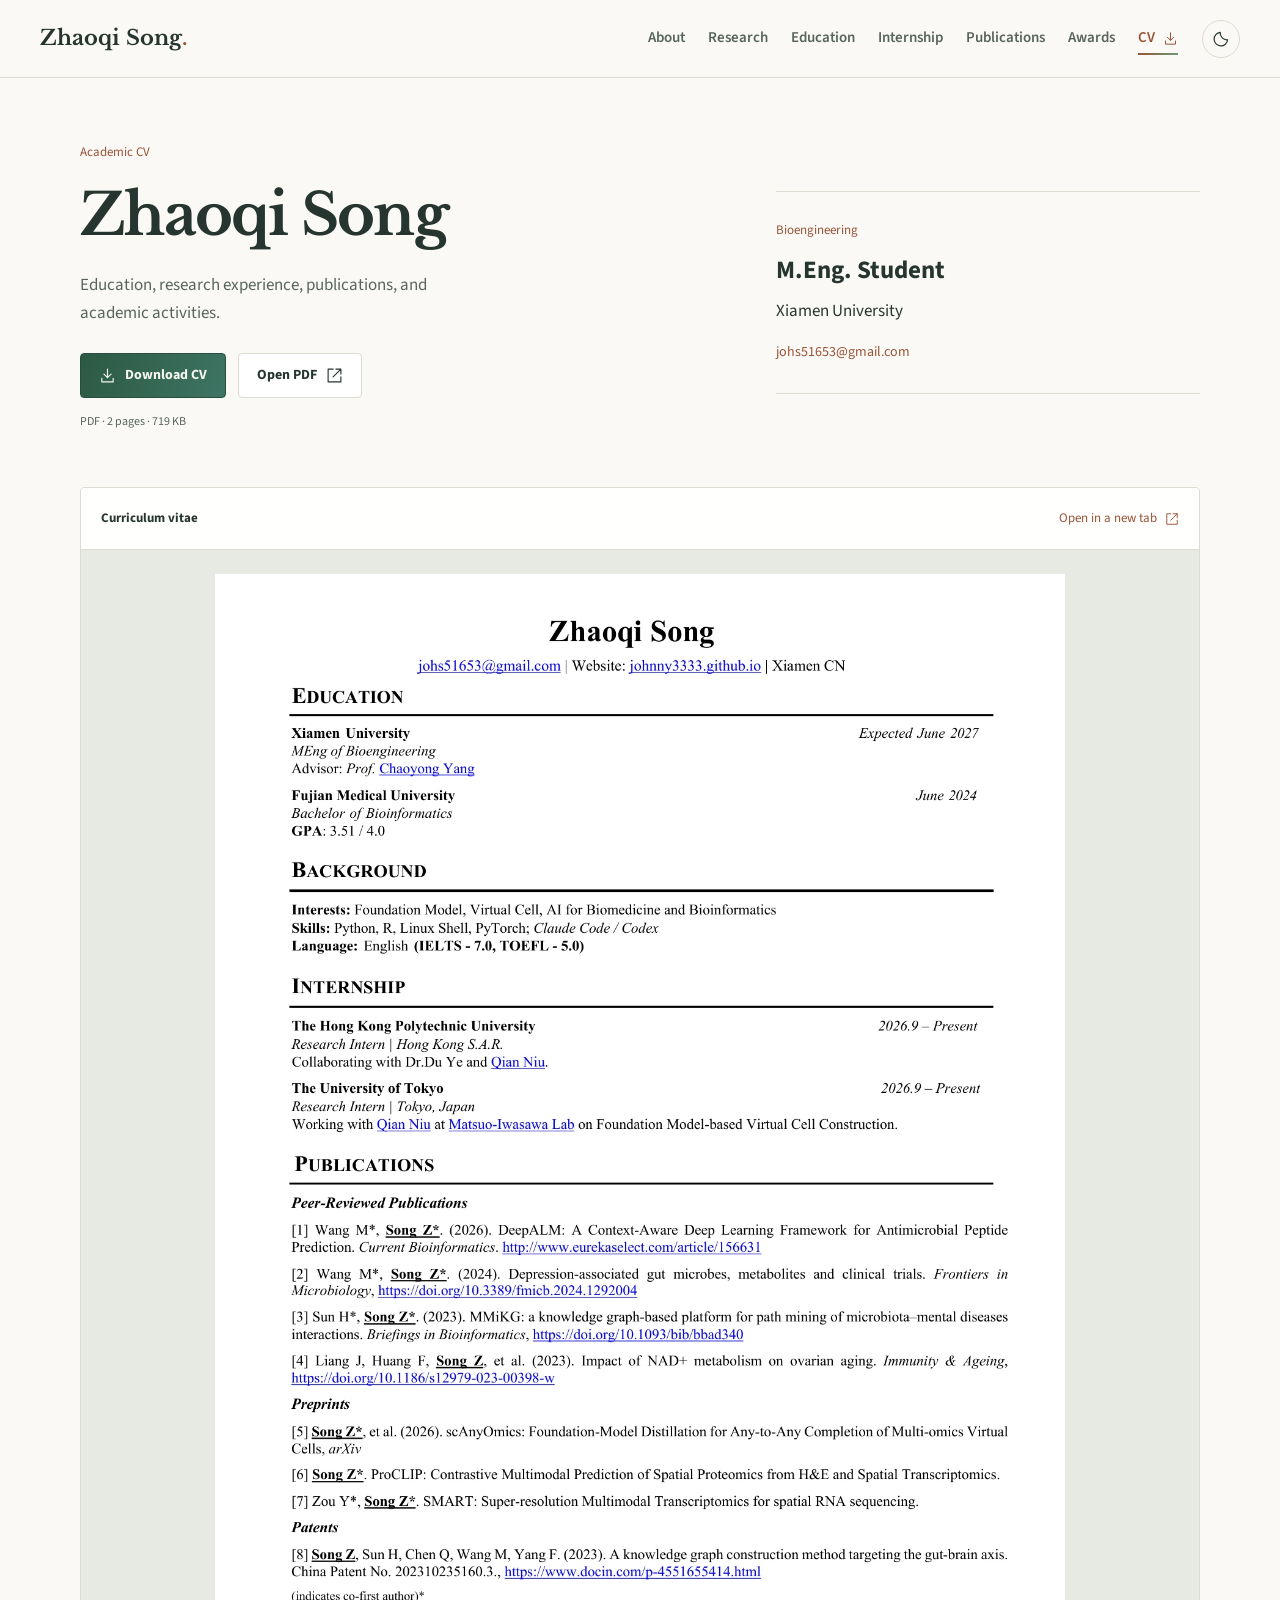
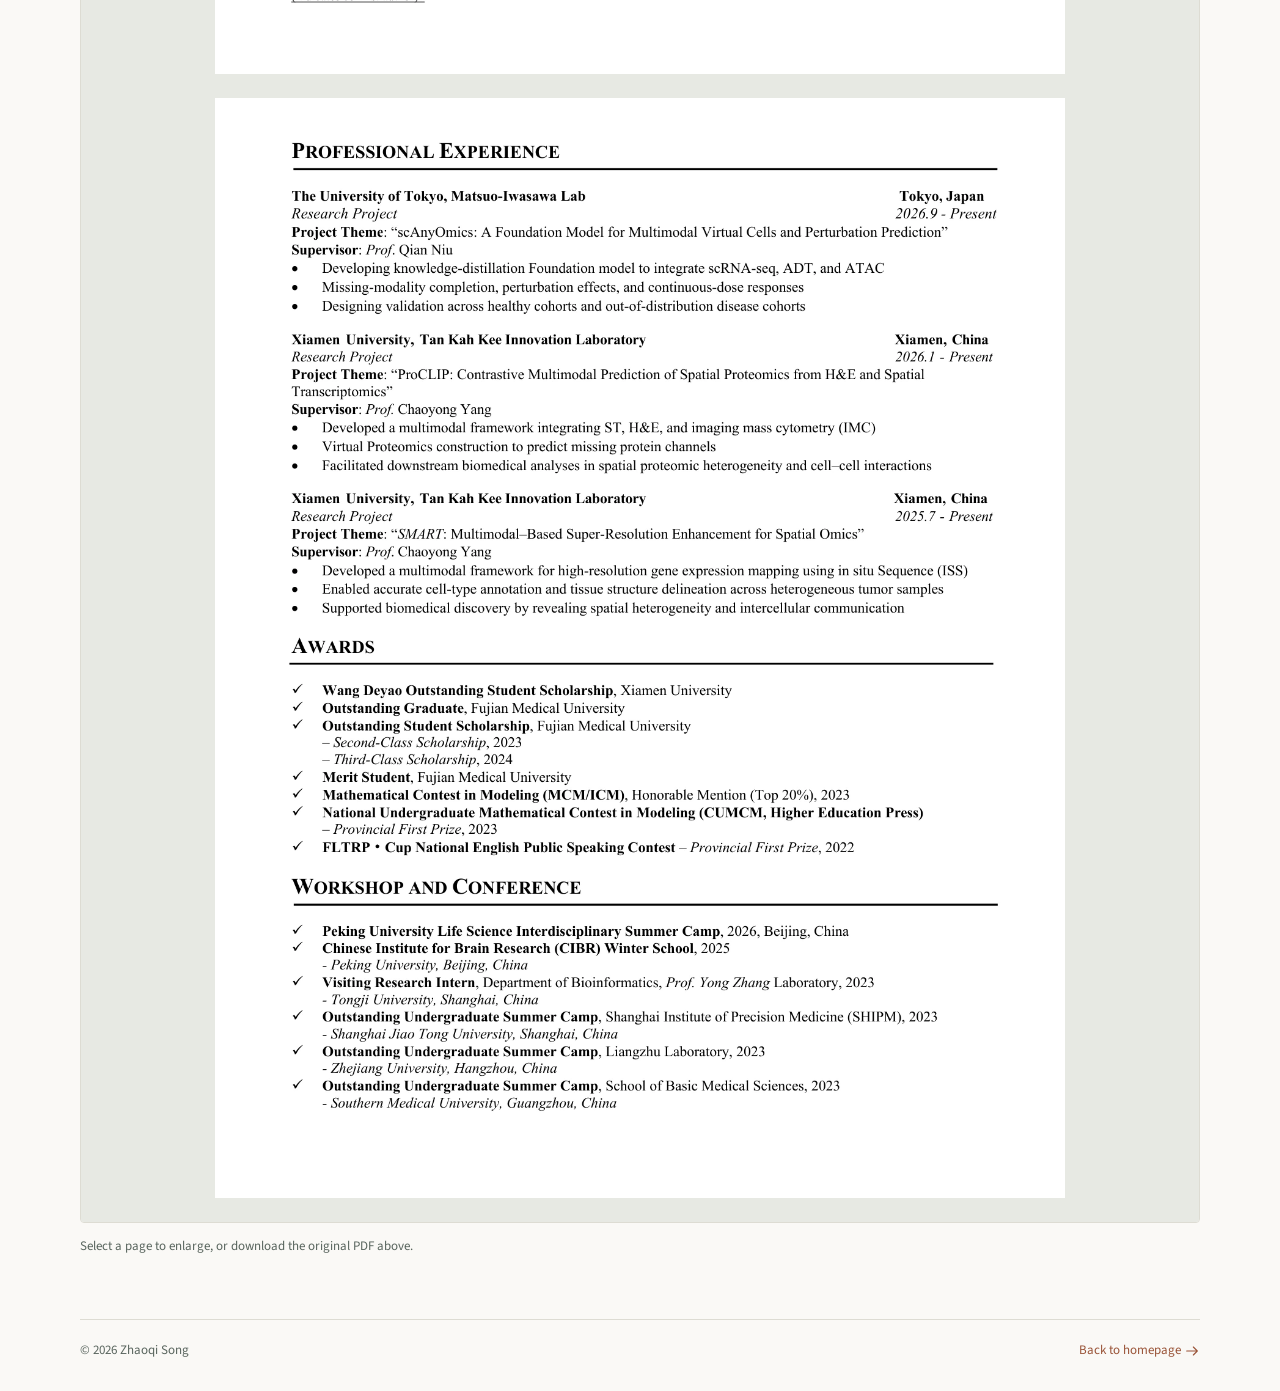
<file: cv.html>
<!DOCTYPE html>
<html lang="en">
<head>
  <meta charset="UTF-8">
  <meta http-equiv="X-UA-Compatible" content="IE=edge">
  <meta name="viewport" content="width=device-width, initial-scale=1">
  <title>CV - Zhaoqi Song</title>
  <meta name="description" content="Download the academic CV of Zhaoqi Song, M.Eng. student in Bioengineering at Xiamen University.">
  <link rel="icon" href="assets/img/icon.png" type="image/png">


  <link rel="stylesheet" href="assets/css/fonts.css">
  <link rel="stylesheet" href="assets/css/theme-luka.css">
  <link rel="stylesheet" href="assets/css/custom-redesign.css">
  <link rel="stylesheet" href="assets/css/proclip.css">
  <link rel="stylesheet" href="assets/css/portfolio.css">
  <link rel="stylesheet" href="assets/css/academic-polish.css">
</head>
<body class="theme-luka cv-page"><a class="skip-link" href="#main-content">Skip to content</a>
  <nav class="top-nav" aria-label="Main navigation"><div class="nav-container">
    <div class="nav-left"><a href="index.html">Zhaoqi Song<span class="brand-dot" aria-hidden="true">.</span></a></div>
    <div class="nav-right"><button class="menu-toggle" type="button" aria-expanded="false" aria-controls="mainNav"><svg class="ui-icon " viewBox="0 0 24 24" aria-hidden="true"><path d="M4 6h16M4 12h16M4 18h16"/></svg><span>Menu</span></button>
    <div class="nav-links" id="mainNav"><a href="index.html#about">About</a><a href="research.html">Research</a><a href="index.html#education">Education</a><a href="index.html#internship">Internship</a><a href="index.html#publications">Publications</a><a href="index.html#awards">Awards</a><a href="cv.html" aria-current="page" class="nav-cv">CV<svg class="ui-icon " viewBox="0 0 24 24" aria-hidden="true"><path d="M12 3v12m-5-5 5 5 5-5M4 16v5h16v-5"/></svg></a></div>
    <button id="themeToggle" class="theme-toggle" type="button" title="Toggle theme" aria-label="Switch to dark theme"><svg class="ui-icon theme-moon" viewBox="0 0 24 24" aria-hidden="true"><path d="M20.8 13A9 9 0 0 1 11 3.2 9 9 0 1 0 20.8 13Z"/></svg><svg class="ui-icon theme-sun" viewBox="0 0 24 24" aria-hidden="true"><circle cx="12" cy="12" r="4"/><path d="M12 1v2m0 18v2M1 12h2m18 0h2M4.2 4.2l1.4 1.4m12.8 12.8 1.4 1.4M4.2 19.8l1.4-1.4M18.4 5.6l1.4-1.4"/></svg></button></div>
  </div></nav>
<main class="cv-shell" id="main-content"><section class="cv-hero"><div><p class="cv-kicker">Academic CV</p><h1>Zhaoqi Song</h1><p class="cv-intro">Education, research experience, publications, and academic activities.</p><div class="paper-actions"><a class="paper-button paper-button--primary" href="assets/cv/CV.pdf" download="Zhaoqi_Song_CV.pdf"><svg class="ui-icon " viewBox="0 0 24 24" aria-hidden="true"><path d="M12 3v12m-5-5 5 5 5-5M4 16v5h16v-5"/></svg> Download CV</a><a class="paper-button" href="assets/cv/CV.pdf" target="_blank" rel="noopener">Open PDF <svg class="ui-icon " viewBox="0 0 24 24" aria-hidden="true"><path d="M14 3h7v7m0-7L10 14M10 3H3v18h18v-7"/></svg></a></div><p class="cv-file-meta">PDF · 2 pages · 719 KB</p></div><div class="cv-summary"><span>Bioengineering</span><strong>M.Eng. Student</strong><p>Xiamen University</p><a href="mailto:johs51653@gmail.com">johs51653@gmail.com</a></div></section>
<section class="cv-preview" aria-label="CV preview"><div class="reader-toolbar"><strong>Curriculum vitae</strong><a href="assets/cv/CV.pdf" target="_blank" rel="noopener">Open in a new tab <svg class="ui-icon " viewBox="0 0 24 24" aria-hidden="true"><path d="M14 3h7v7m0-7L10 14M10 3H3v18h18v-7"/></svg></a></div><div class="cv-page-images"><img src="assets/img/pages/cv/page-1.webp" alt="Academic CV, page 1: education, background, internships, and publications" class="zoomable-image"><img src="assets/img/pages/cv/page-2.webp" alt="Academic CV, page 2: research experience, awards, workshops, and conferences" class="zoomable-image" loading="lazy"></div></section><p class="cv-preview-note">Select a page to enlarge, or download the original PDF above.</p></main>
<footer class="simple-footer">© 2026 Zhaoqi Song <a href="index.html">Back to homepage <svg class="ui-icon " viewBox="0 0 24 24" aria-hidden="true"><path d="M4 12h16m-6-6 6 6-6 6"/></svg></a></footer><script src="assets/js/site.js"></script></body></html>
</file>
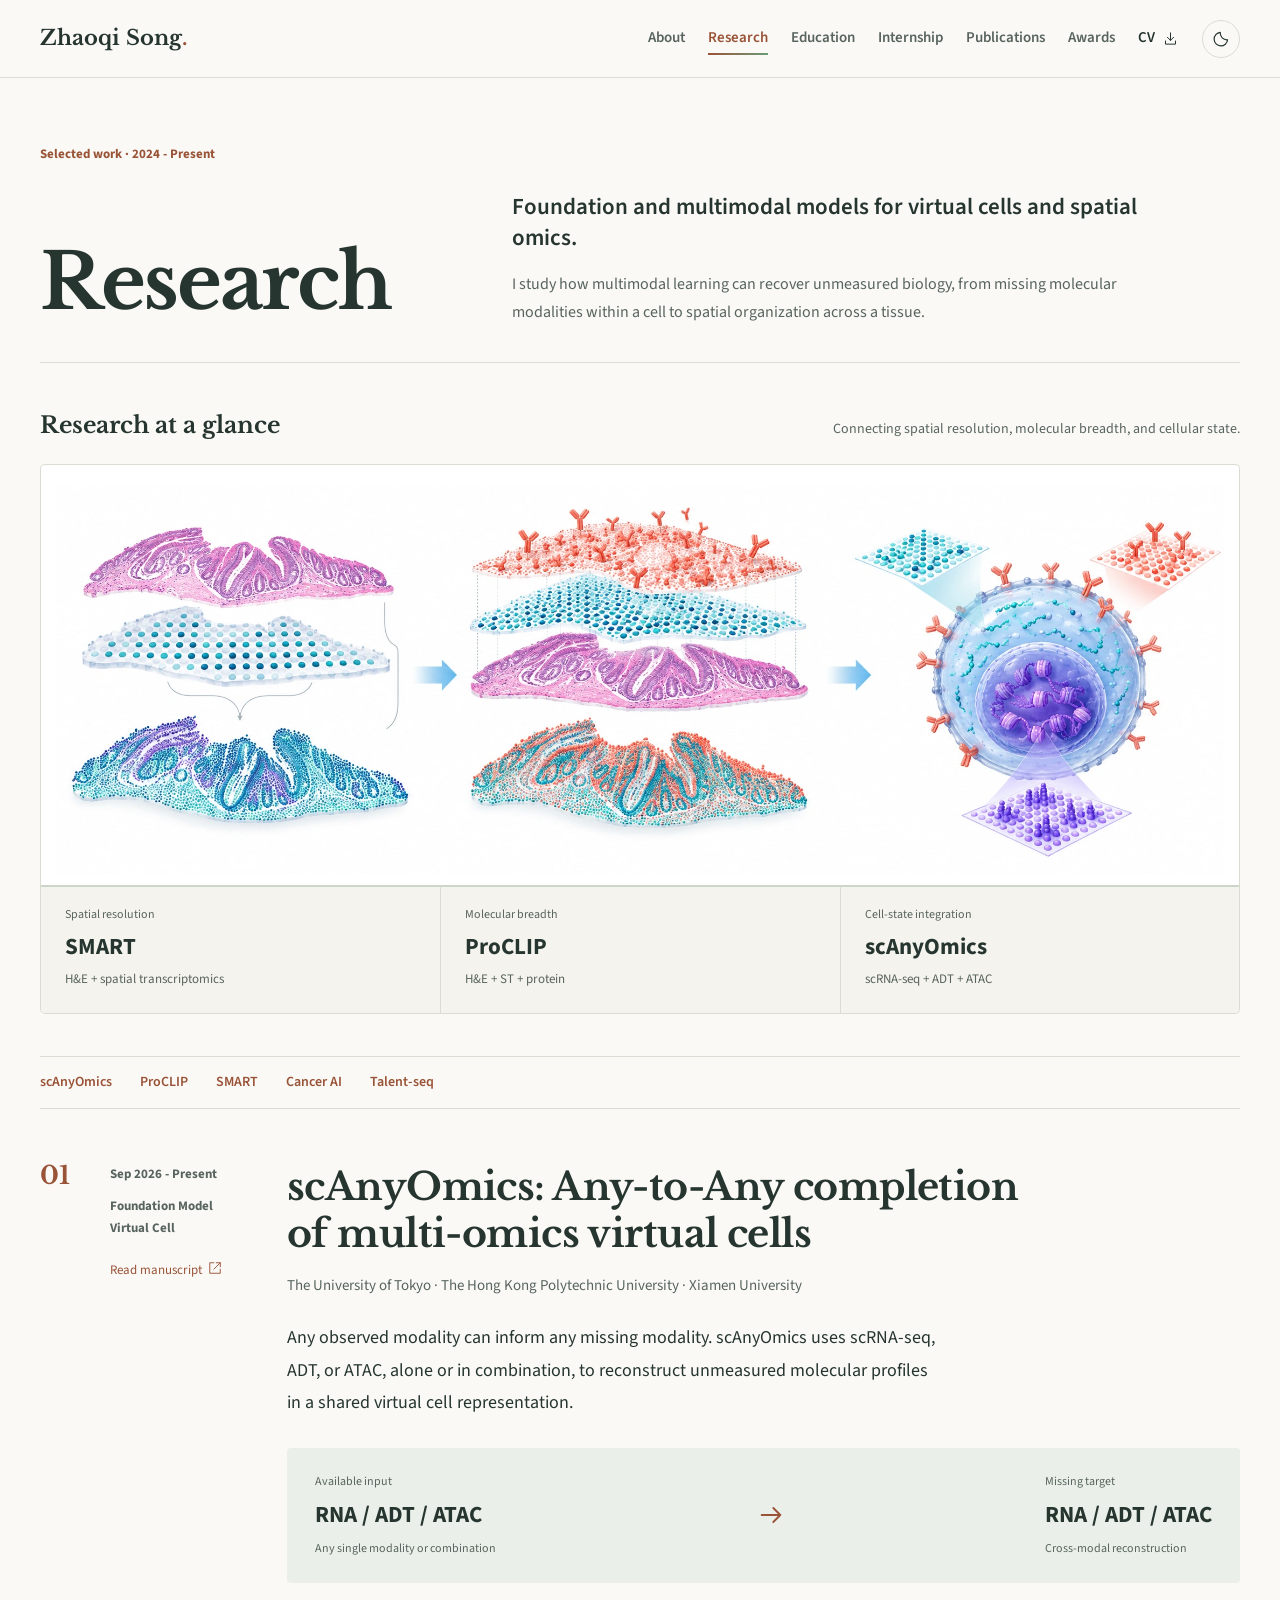
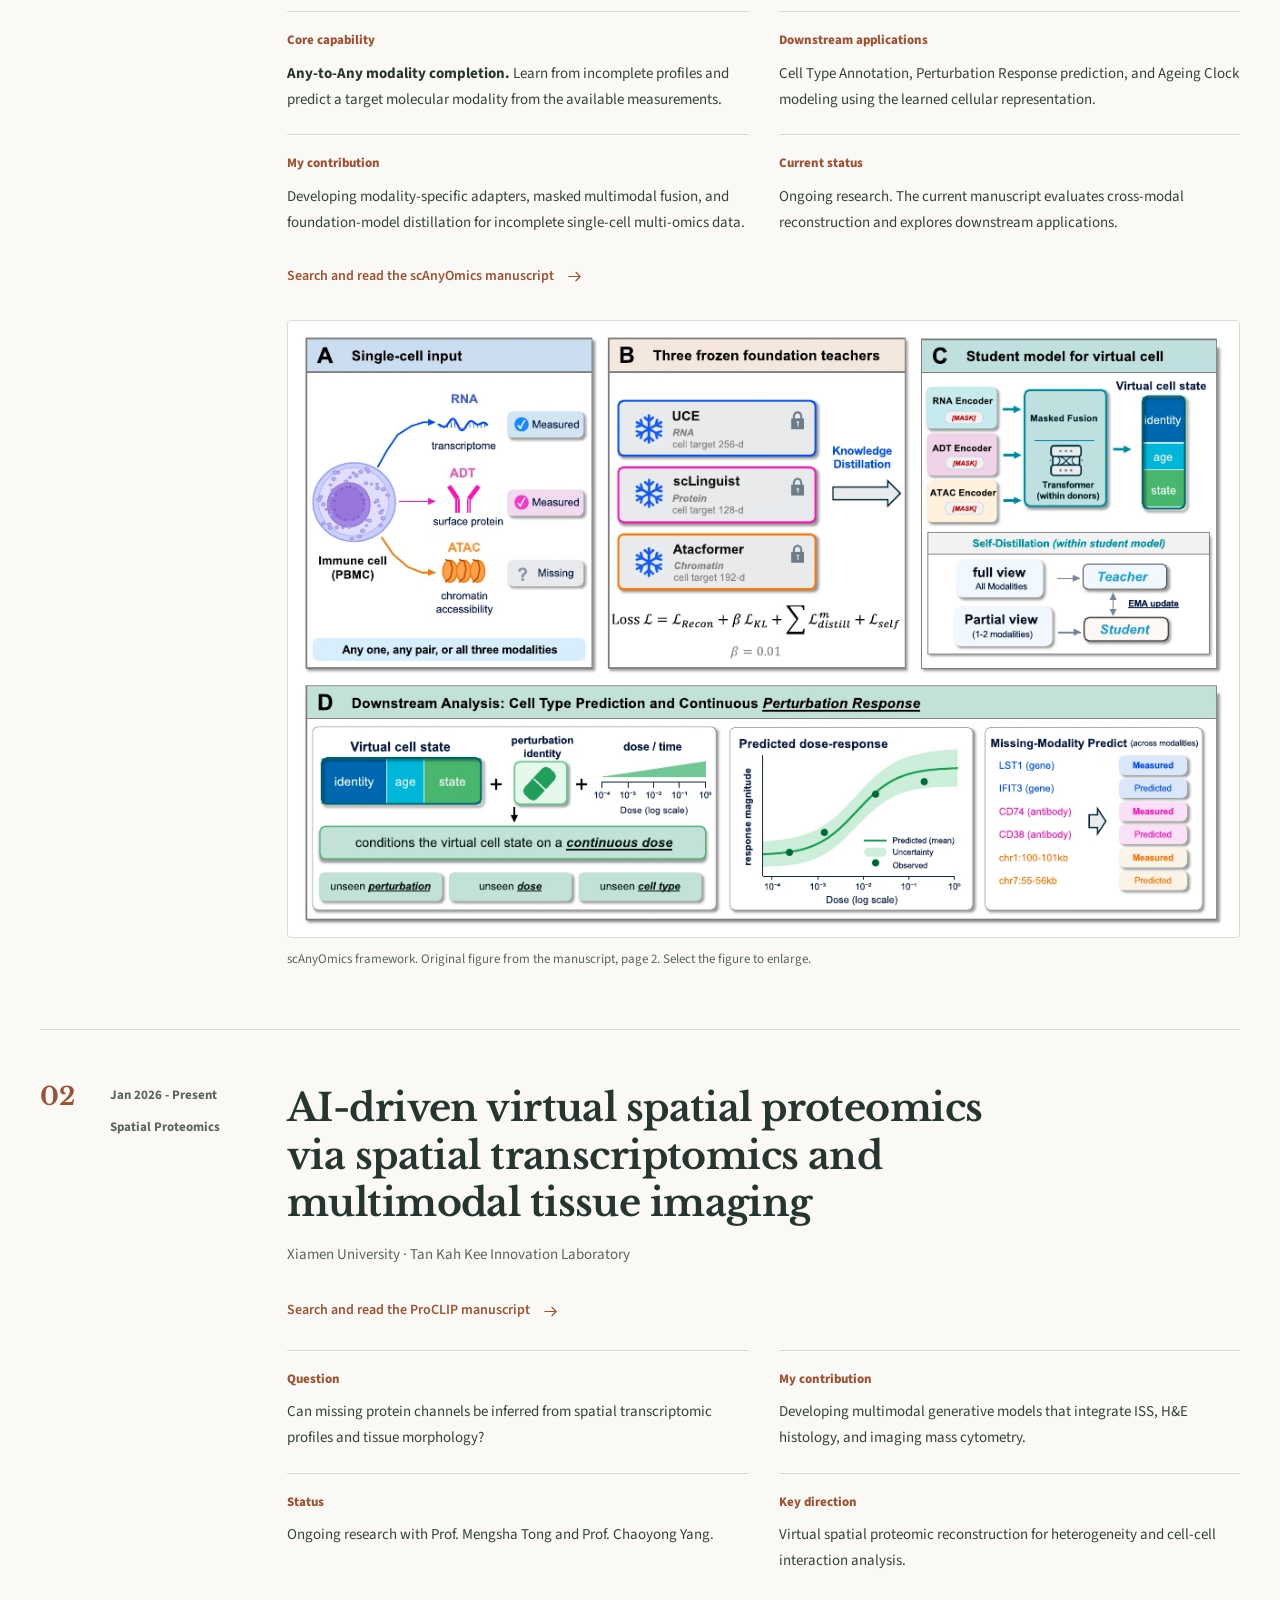
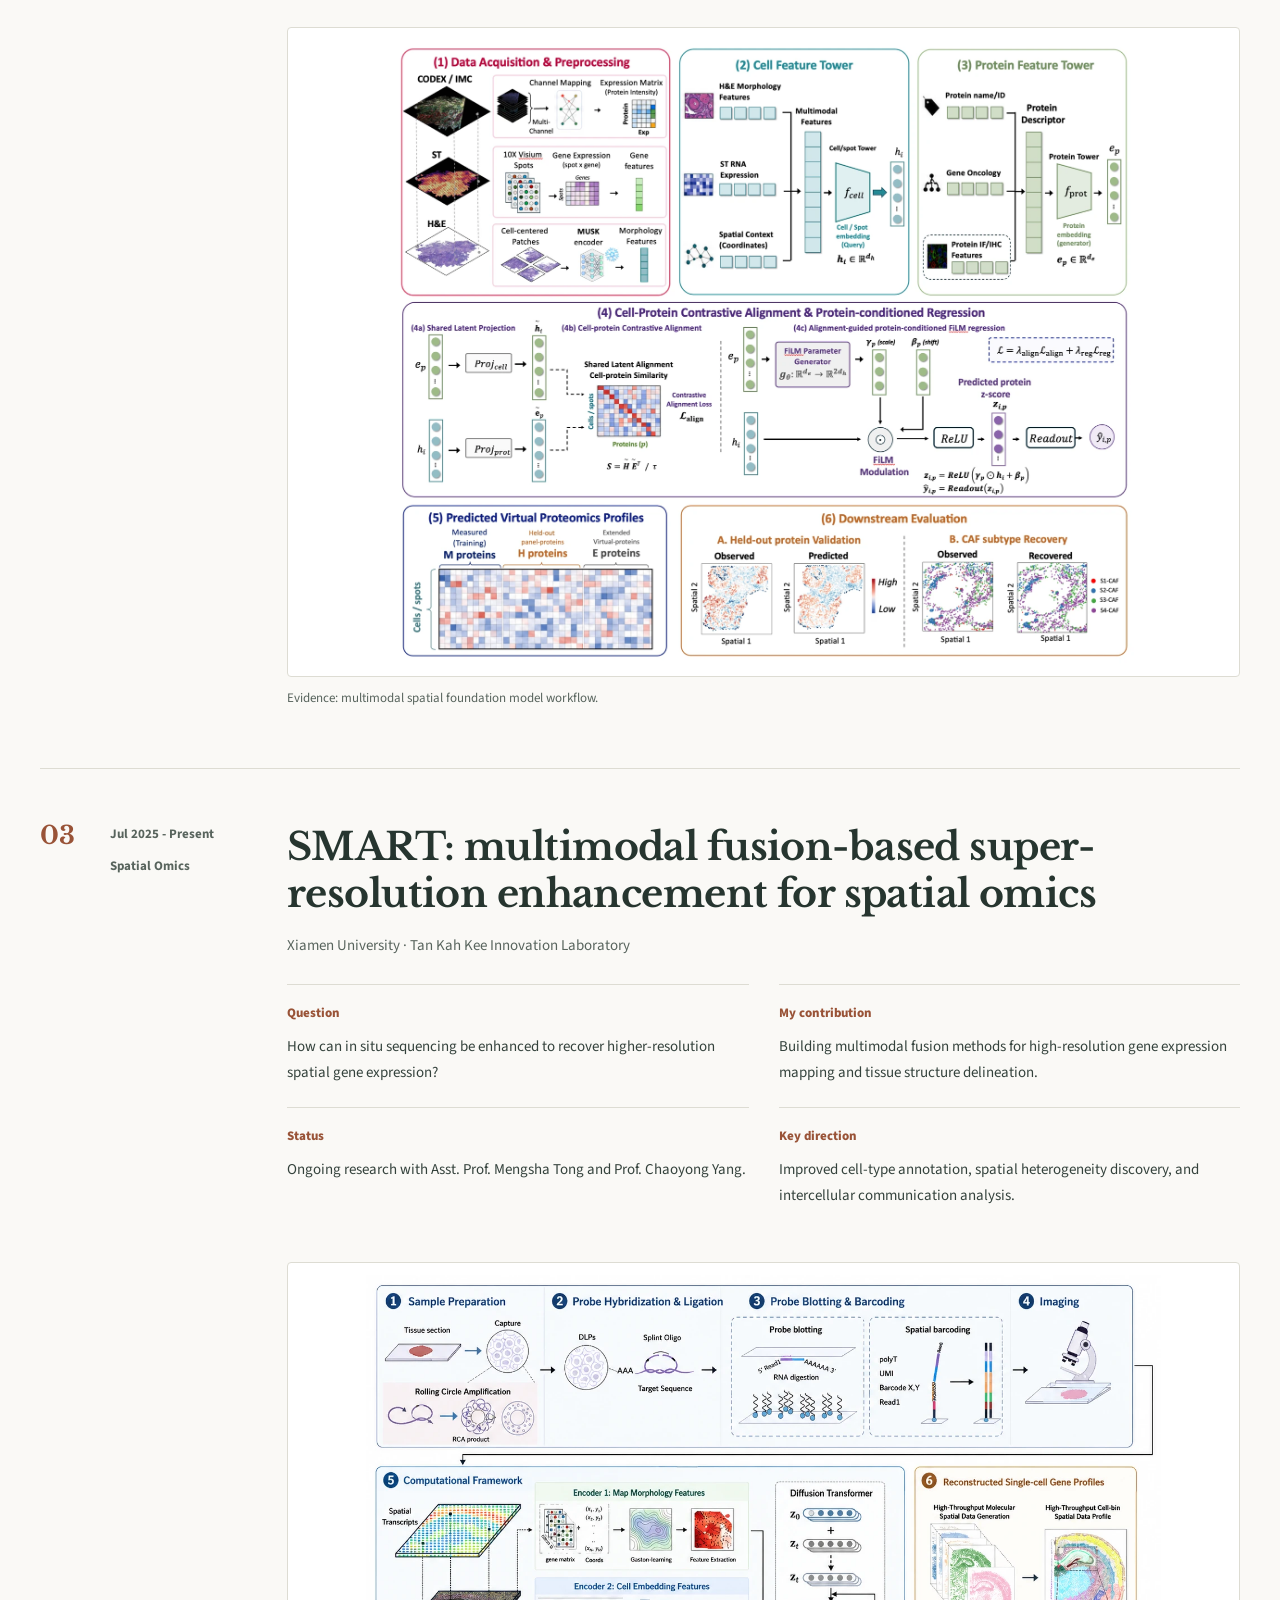
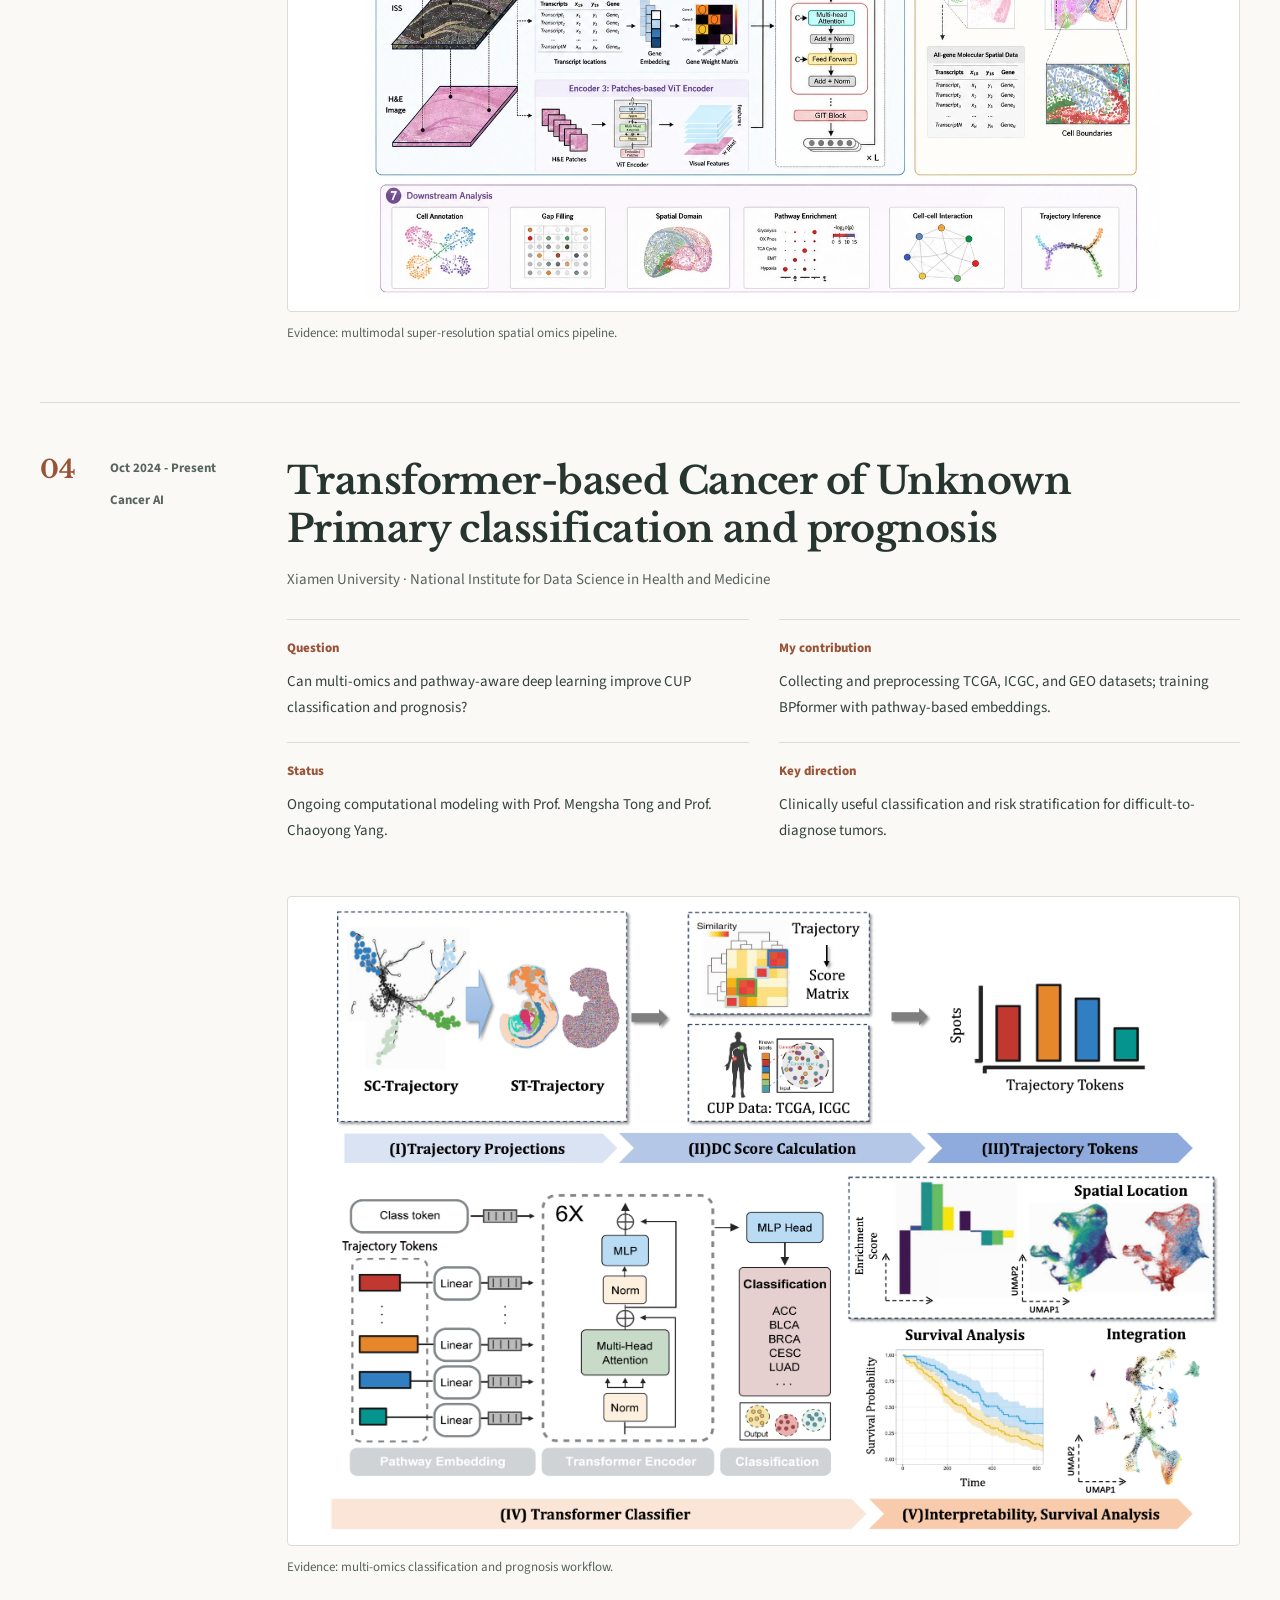
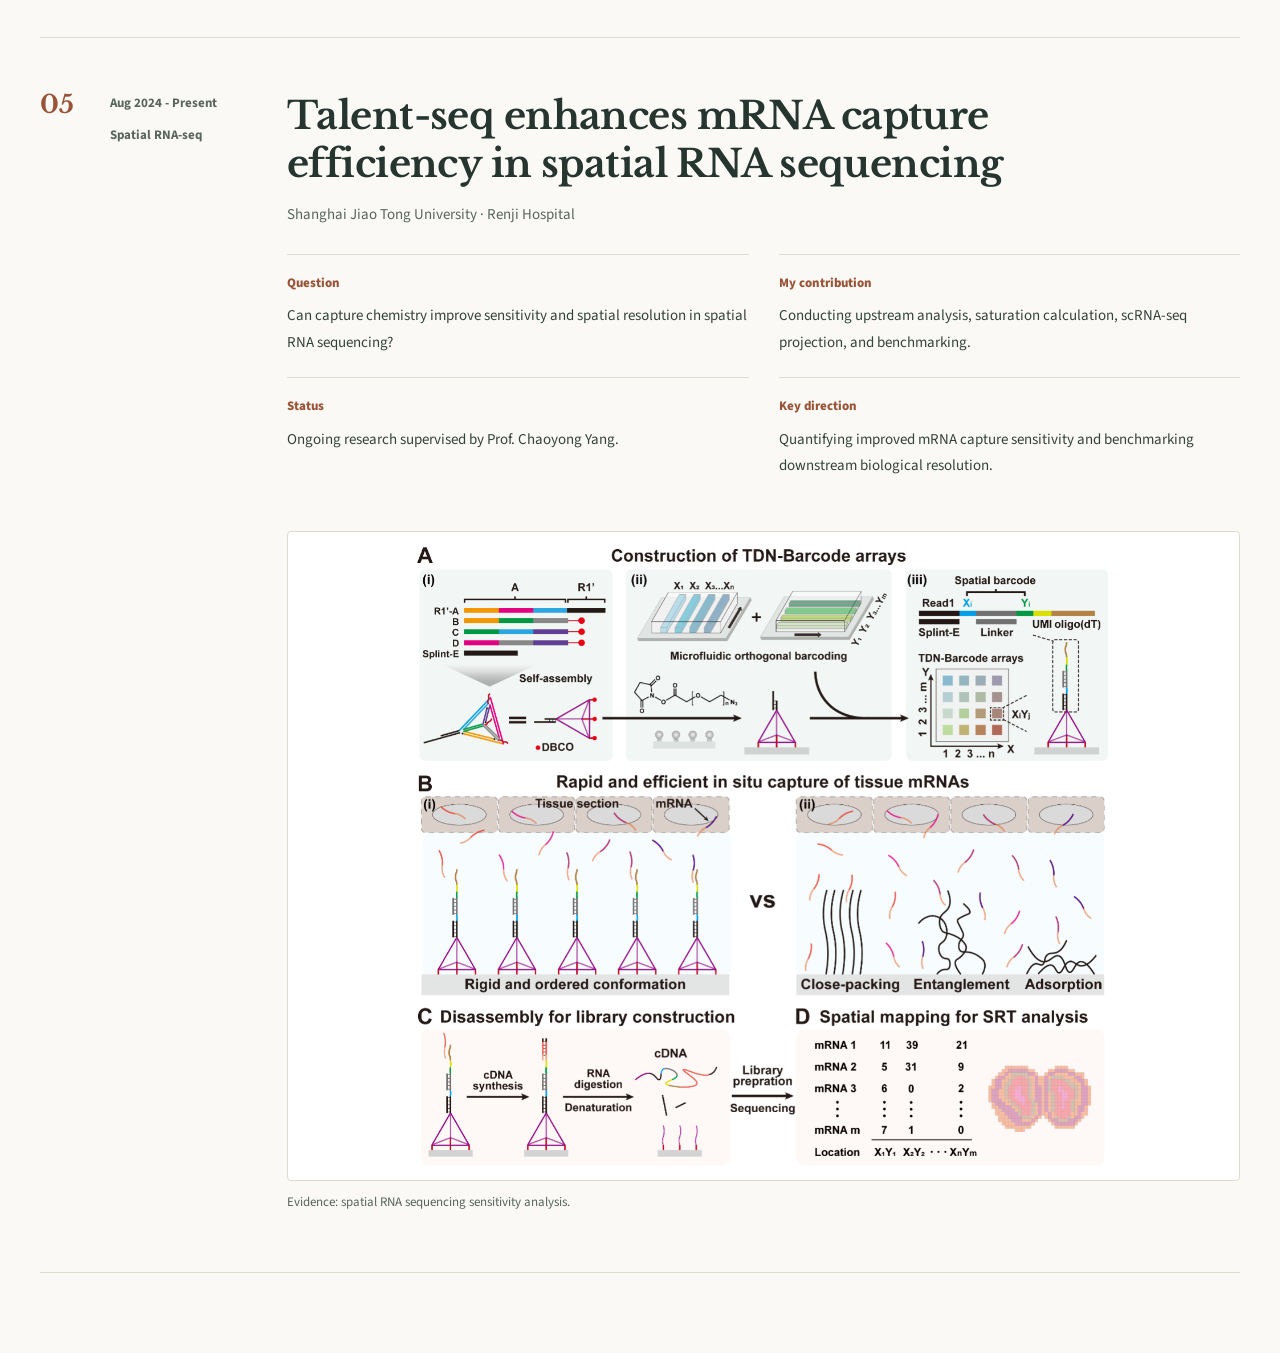
<file: research.html>
<!DOCTYPE html>
<html lang="en">
<head>
  <meta charset="UTF-8">
  <meta http-equiv="X-UA-Compatible" content="IE=edge">
  <meta name="viewport" content="width=device-width, initial-scale=1">
  <title>Research - Zhaoqi Song</title>
  <meta name="description" content="Research experience of Zhaoqi Song in foundation models, multimodal virtual cells, spatial omics, and computational biology.">
  <link rel="icon" href="assets/img/icon.png" type="image/png">



  <link rel="stylesheet" href="assets/css/fonts.css">
  <link rel="stylesheet" href="assets/css/theme-luka.css">
  <link rel="stylesheet" href="assets/css/custom-redesign.css">
  <link rel="stylesheet" href="assets/css/portfolio.css">
  <link rel="stylesheet" href="assets/css/academic-polish.css">
</head>
<body class="theme-luka research-page">
  <a class="skip-link" href="#main-content">Skip to content</a>
  <nav class="top-nav" aria-label="Main navigation"><div class="nav-container">
    <div class="nav-left"><a href="index.html">Zhaoqi Song<span class="brand-dot" aria-hidden="true">.</span></a></div>
    <div class="nav-right"><button class="menu-toggle" type="button" aria-expanded="false" aria-controls="mainNav"><svg class="ui-icon " viewBox="0 0 24 24" aria-hidden="true"><path d="M4 6h16M4 12h16M4 18h16"/></svg><span>Menu</span></button>
    <div class="nav-links" id="mainNav"><a href="index.html#about">About</a><a href="research.html" aria-current="page">Research</a><a href="index.html#education">Education</a><a href="index.html#internship">Internship</a><a href="index.html#publications">Publications</a><a href="index.html#awards">Awards</a><a href="cv.html" class="nav-cv">CV<svg class="ui-icon " viewBox="0 0 24 24" aria-hidden="true"><path d="M12 3v12m-5-5 5 5 5-5M4 16v5h16v-5"/></svg></a></div>
    <button id="themeToggle" class="theme-toggle" type="button" title="Toggle theme" aria-label="Switch to dark theme"><svg class="ui-icon theme-moon" viewBox="0 0 24 24" aria-hidden="true"><path d="M20.8 13A9 9 0 0 1 11 3.2 9 9 0 1 0 20.8 13Z"/></svg><svg class="ui-icon theme-sun" viewBox="0 0 24 24" aria-hidden="true"><circle cx="12" cy="12" r="4"/><path d="M12 1v2m0 18v2M1 12h2m18 0h2M4.2 4.2l1.4 1.4m12.8 12.8 1.4 1.4M4.2 19.8l1.4-1.4M18.4 5.6l1.4-1.4"/></svg></button></div>
  </div></nav>

  <main class="research-shell" id="main-content">
    <section class="research-hero">
      <p>Selected work · 2024 - Present</p>
      <h1>Research</h1>
      <div>
        <strong>Foundation and multimodal models for virtual cells and spatial omics.</strong>
        <span>I study how multimodal learning can recover unmeasured biology, from missing molecular modalities within a cell to spatial organization across a tissue.</span>
      </div>
    </section>

    <section class="research-overview" aria-labelledby="overview-title">
        <div class="overview-heading"><h2 id="overview-title">Research at a glance</h2><p>Connecting spatial resolution, molecular breadth, and cellular state.</p></div>
        <figure><button class="figure-zoom" type="button" aria-label="Enlarge research overview"><img src="assets/img/research-overview.webp" alt="Research overview: SMART reconstructs single-cell spatial RNA, ProCLIP predicts spatial proteins, and scAnyOmics integrates RNA, protein and chromatin accessibility in virtual cells." width="2172" height="724"></button>
        <figcaption class="overview-labels"><a href="#smart-spatial"><span>Spatial resolution</span><strong>SMART</strong><small>H&amp;E + spatial transcriptomics</small></a><a href="#virtual-spatial-proteomics"><span>Molecular breadth</span><strong>ProCLIP</strong><small>H&amp;E + ST + protein</small></a><a href="#scanyomics"><span>Cell-state integration</span><strong>scAnyOmics</strong><small>scRNA-seq + ADT + ATAC</small></a></figcaption></figure>
      </section>
      <div class="project-jump" aria-label="Jump to project"><a href="#scanyomics">scAnyOmics</a><a href="#virtual-spatial-proteomics">ProCLIP</a><a href="#smart-spatial">SMART</a><a href="#cup-classification">Cancer AI</a><a href="#talent-seq">Talent-seq</a></div>

    <section class="research-projects" aria-label="Research projects">
      <article class="research-project research-project--featured" id="scanyomics">
        <div class="project-index">01</div><div class="project-meta"><p>Sep 2026 - Present</p><p>Foundation Model<br>Virtual Cell</p><a class="project-read" href="scanyomics.html">Read manuscript <svg class="ui-icon " viewBox="0 0 24 24" aria-hidden="true"><path d="M14 3h7v7m0-7L10 14M10 3H3v18h18v-7"/></svg></a></div>
        <div class="project-main"><h2>scAnyOmics: Any-to-Any completion of multi-omics virtual cells</h2>
          <p class="project-affiliation">The University of Tokyo · The Hong Kong Polytechnic University · Xiamen University</p>
          <p class="project-lead">Any observed modality can inform any missing modality. scAnyOmics uses scRNA-seq, ADT, or ATAC, alone or in combination, to reconstruct unmeasured molecular profiles in a shared virtual cell representation.</p>
          <div class="any-to-any" aria-label="Any-to-Any multi-omics completion"><div><span>Available input</span><strong>RNA / ADT / ATAC</strong><small>Any single modality or combination</small></div><svg class="ui-icon " viewBox="0 0 24 24" aria-hidden="true"><path d="M4 12h16m-6-6 6 6-6 6"/></svg><div><span>Missing target</span><strong>RNA / ADT / ATAC</strong><small>Cross-modal reconstruction</small></div></div>
          <div class="project-points"><section class="project-point project-point--primary"><h3>Core capability</h3><p><strong>Any-to-Any modality completion.</strong> Learn from incomplete profiles and predict a target molecular modality from the available measurements.</p></section>
          <section class="project-point"><h3>Downstream applications</h3><p>Cell Type Annotation, Perturbation Response prediction, and Ageing Clock modeling using the learned cellular representation.</p></section>
          <section class="project-point"><h3>My contribution</h3><p>Developing modality-specific adapters, masked multimodal fusion, and foundation-model distillation for incomplete single-cell multi-omics data.</p></section>
          <section class="project-point"><h3>Current status</h3><p>Ongoing research. The current manuscript evaluates cross-modal reconstruction and explores downstream applications.</p></section></div>
          <a class="text-link" href="scanyomics.html">Search and read the scAnyOmics manuscript <svg class="ui-icon " viewBox="0 0 24 24" aria-hidden="true"><path d="M4 12h16m-6-6 6 6-6 6"/></svg></a>
        </div>
        <figure class="project-evidence"><img src="assets/img/scanyomics-framework.webp" alt="scAnyOmics model: RNA, ADT and ATAC inputs, foundation-model distillation, multimodal student and downstream applications" class="zoomable-image" loading="lazy"><figcaption>scAnyOmics framework. Original figure from the manuscript, page 2. Select the figure to enlarge.</figcaption></figure>
      </article>
      <article class="research-project" id="virtual-spatial-proteomics">
        <div class="project-index">02</div>
        <div class="project-meta">
          <p>Jan 2026 - Present</p>
          <p>Spatial Proteomics</p>
        </div>
        <div class="project-main">
          <h2>AI-driven virtual spatial proteomics via spatial transcriptomics and multimodal tissue imaging</h2>
          <p class="project-affiliation">Xiamen University · Tan Kah Kee Innovation Laboratory</p>
          <p><a class="text-link" href="proclip.html">Search and read the ProCLIP manuscript <svg class="ui-icon " viewBox="0 0 24 24" aria-hidden="true"><path d="M4 12h16m-6-6 6 6-6 6"/></svg></a></p>
          <div class="project-points">
            <section class="project-point project-point--primary">
              <h3>Question</h3>
              <p>Can missing protein channels be inferred from spatial transcriptomic profiles and tissue morphology?</p>
            </section>
            <section class="project-point">
              <h3>My contribution</h3>
              <p>Developing multimodal generative models that integrate ISS, H&amp;E histology, and imaging mass cytometry.</p>
            </section>
            <section class="project-point">
              <h3>Status</h3>
              <p>Ongoing research with Prof. Mengsha Tong and Prof. Chaoyong Yang.</p>
            </section>
            <section class="project-point">
              <h3>Key direction</h3>
              <p>Virtual spatial proteomic reconstruction for heterogeneity and cell-cell interaction analysis.</p>
            </section>
          </div>
        </div>
        <figure class="project-evidence">
          <img src="assets/img/project_vsp.webp" alt="Virtual spatial proteomics workflow" class="zoomable-image">
          <figcaption>Evidence: multimodal spatial foundation model workflow.</figcaption>
        </figure>
      </article>

      <article class="research-project" id="smart-spatial">
        <div class="project-index">03</div>
        <div class="project-meta">
          <p>Jul 2025 - Present</p>
          <p>Spatial Omics</p>
        </div>
        <div class="project-main">
          <h2>SMART: multimodal fusion-based super-resolution enhancement for spatial omics</h2>
          <p class="project-affiliation">Xiamen University · Tan Kah Kee Innovation Laboratory</p>
          <div class="project-points">
            <section class="project-point project-point--primary">
              <h3>Question</h3>
              <p>How can in situ sequencing be enhanced to recover higher-resolution spatial gene expression?</p>
            </section>
            <section class="project-point">
              <h3>My contribution</h3>
              <p>Building multimodal fusion methods for high-resolution gene expression mapping and tissue structure delineation.</p>
            </section>
            <section class="project-point">
              <h3>Status</h3>
              <p>Ongoing research with Asst. Prof. Mengsha Tong and Prof. Chaoyong Yang.</p>
            </section>
            <section class="project-point">
              <h3>Key direction</h3>
              <p>Improved cell-type annotation, spatial heterogeneity discovery, and intercellular communication analysis.</p>
            </section>
          </div>
        </div>
        <figure class="project-evidence">
          <img src="assets/img/project_smart.webp" alt="SMART spatial omics project overview" class="zoomable-image">
          <figcaption>Evidence: multimodal super-resolution spatial omics pipeline.</figcaption>
        </figure>
      </article>

      <article class="research-project" id="cup-classification">
        <div class="project-index">04</div>
        <div class="project-meta">
          <p>Oct 2024 - Present</p>
          <p>Cancer AI</p>
        </div>
        <div class="project-main">
          <h2>Transformer-based Cancer of Unknown Primary classification and prognosis</h2>
          <p class="project-affiliation">Xiamen University · National Institute for Data Science in Health and Medicine</p>
          <div class="project-points">
            <section class="project-point project-point--primary">
              <h3>Question</h3>
              <p>Can multi-omics and pathway-aware deep learning improve CUP classification and prognosis?</p>
            </section>
            <section class="project-point">
              <h3>My contribution</h3>
              <p>Collecting and preprocessing TCGA, ICGC, and GEO datasets; training BPformer with pathway-based embeddings.</p>
            </section>
            <section class="project-point">
              <h3>Status</h3>
              <p>Ongoing computational modeling with Prof. Mengsha Tong and Prof. Chaoyong Yang.</p>
            </section>
            <section class="project-point">
              <h3>Key direction</h3>
              <p>Clinically useful classification and risk stratification for difficult-to-diagnose tumors.</p>
            </section>
          </div>
        </div>
        <figure class="project-evidence">
          <img src="assets/img/project_cup.png" alt="Cancer of unknown primary classification project figure" class="zoomable-image">
          <figcaption>Evidence: multi-omics classification and prognosis workflow.</figcaption>
        </figure>
      </article>

      <article class="research-project" id="talent-seq">
        <div class="project-index">05</div>
        <div class="project-meta">
          <p>Aug 2024 - Present</p>
          <p>Spatial RNA-seq</p>
        </div>
        <div class="project-main">
          <h2>Talent-seq enhances mRNA capture efficiency in spatial RNA sequencing</h2>
          <p class="project-affiliation">Shanghai Jiao Tong University · Renji Hospital</p>
          <div class="project-points">
            <section class="project-point project-point--primary">
              <h3>Question</h3>
              <p>Can capture chemistry improve sensitivity and spatial resolution in spatial RNA sequencing?</p>
            </section>
            <section class="project-point">
              <h3>My contribution</h3>
              <p>Conducting upstream analysis, saturation calculation, scRNA-seq projection, and benchmarking.</p>
            </section>
            <section class="project-point">
              <h3>Status</h3>
              <p>Ongoing research supervised by Prof. Chaoyong Yang.</p>
            </section>
            <section class="project-point">
              <h3>Key direction</h3>
              <p>Quantifying improved mRNA capture sensitivity and benchmarking downstream biological resolution.</p>
            </section>
          </div>
        </div>
        <figure class="project-evidence">
          <img src="assets/img/project_talentseq.png" alt="Talent-seq project figure" class="zoomable-image">
          <figcaption>Evidence: spatial RNA sequencing sensitivity analysis.</figcaption>
        </figure>
      </article>
    </section>
  </main>

  <button id="backToTop" class="back-to-top" aria-label="Back to top">
    <svg class="ui-icon " viewBox="0 0 24 24" aria-hidden="true"><path d="M12 20V4m-7 7 7-7 7 7"/></svg>
  </button>


  <script src="assets/js/site.js"></script>
</body>
</html>
</file>
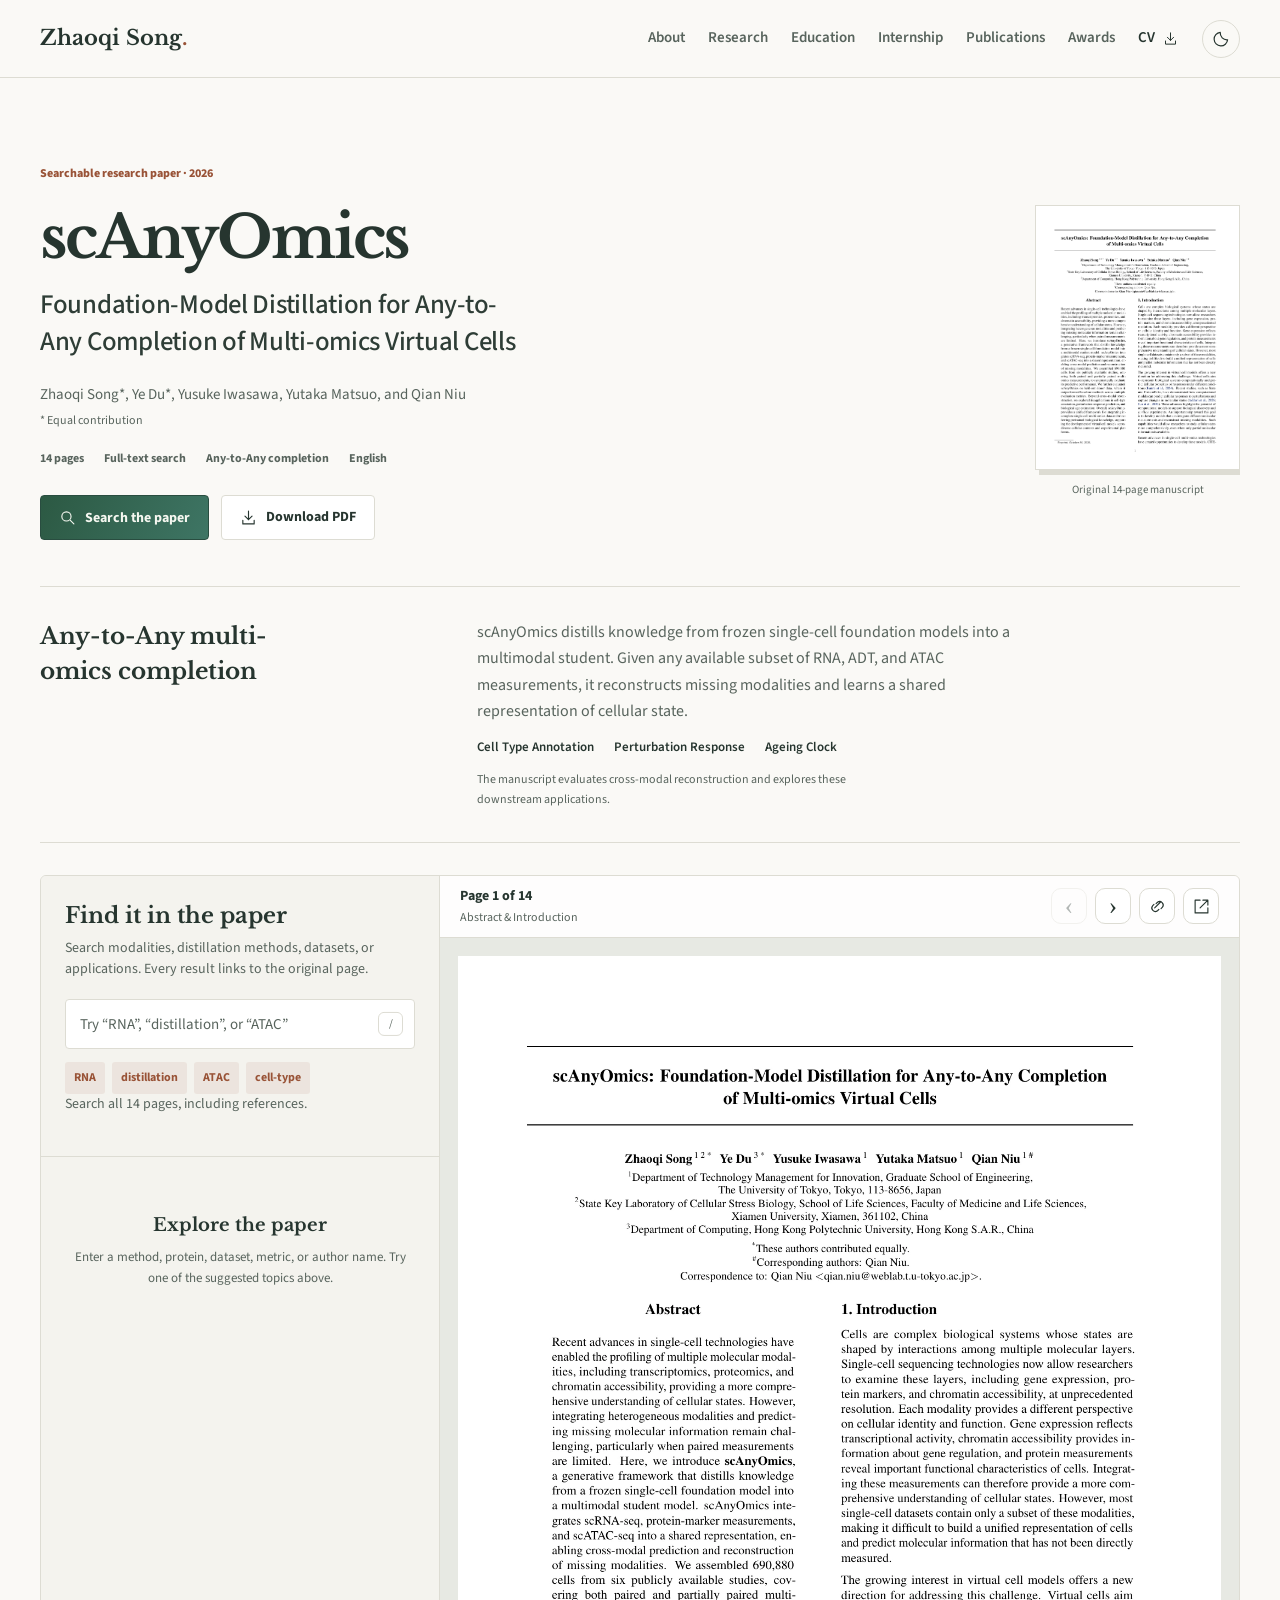
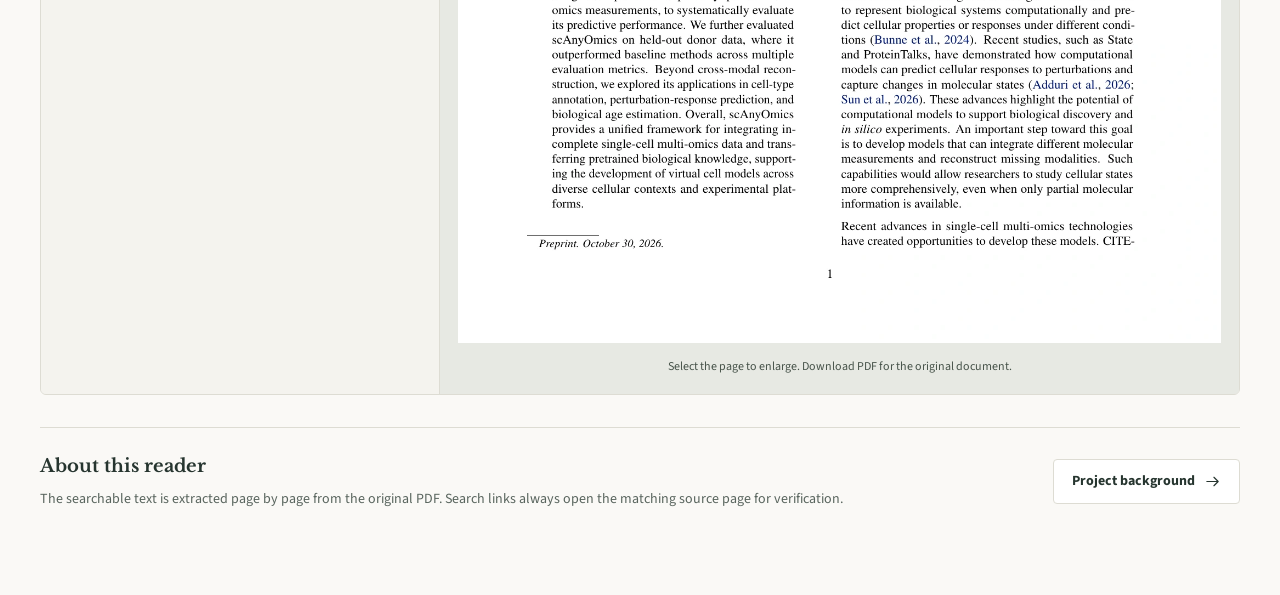
<file: scanyomics.html>
<!DOCTYPE html>
<html lang="en">
<head>
  <meta charset="UTF-8">
  <meta http-equiv="X-UA-Compatible" content="IE=edge">
  <meta name="viewport" content="width=device-width, initial-scale=1">
  <title>scAnyOmics Paper Search - Zhaoqi Song</title>
  <meta name="description" content="Search and read scAnyOmics, a foundation-model distillation framework for Any-to-Any completion of single-cell multi-omics profiles.">
  <meta name="keywords" content="scAnyOmics, Any-to-Any, virtual cell, multi-omics, foundation model, RNA, ADT, ATAC, Zhaoqi Song">
  <link rel="icon" href="assets/img/icon.png" type="image/png">


  <link rel="stylesheet" href="assets/css/fonts.css">
  <link rel="stylesheet" href="assets/css/theme-luka.css">
  <link rel="stylesheet" href="assets/css/custom-redesign.css">
  <link rel="stylesheet" href="assets/css/proclip.css">
  <link rel="stylesheet" href="assets/css/portfolio.css">
  <link rel="stylesheet" href="assets/css/academic-polish.css">
</head>
<body class="theme-luka paper-page" data-paper="scanyomics">
  <a class="skip-link" href="#main-content">Skip to content</a>
  <nav class="top-nav" aria-label="Main navigation"><div class="nav-container">
    <div class="nav-left"><a href="index.html">Zhaoqi Song<span class="brand-dot" aria-hidden="true">.</span></a></div>
    <div class="nav-right"><button class="menu-toggle" type="button" aria-expanded="false" aria-controls="mainNav"><svg class="ui-icon " viewBox="0 0 24 24" aria-hidden="true"><path d="M4 6h16M4 12h16M4 18h16"/></svg><span>Menu</span></button>
    <div class="nav-links" id="mainNav"><a href="index.html#about">About</a><a href="research.html">Research</a><a href="index.html#education">Education</a><a href="index.html#internship">Internship</a><a href="index.html#publications">Publications</a><a href="index.html#awards">Awards</a><a href="cv.html" class="nav-cv">CV<svg class="ui-icon " viewBox="0 0 24 24" aria-hidden="true"><path d="M12 3v12m-5-5 5 5 5-5M4 16v5h16v-5"/></svg></a></div>
    <button id="themeToggle" class="theme-toggle" type="button" title="Toggle theme" aria-label="Switch to dark theme"><svg class="ui-icon theme-moon" viewBox="0 0 24 24" aria-hidden="true"><path d="M20.8 13A9 9 0 0 1 11 3.2 9 9 0 1 0 20.8 13Z"/></svg><svg class="ui-icon theme-sun" viewBox="0 0 24 24" aria-hidden="true"><circle cx="12" cy="12" r="4"/><path d="M12 1v2m0 18v2M1 12h2m18 0h2M4.2 4.2l1.4 1.4m12.8 12.8 1.4 1.4M4.2 19.8l1.4-1.4M18.4 5.6l1.4-1.4"/></svg></button></div>
  </div></nav>

  <main class="paper-shell" id="main-content">
    <section class="paper-hero" aria-labelledby="paper-title">
      <div class="paper-hero-copy">
        <p class="paper-kicker">Searchable research paper · 2026</p>
        <h1 id="paper-title">
          scAnyOmics
          <span>Foundation-Model Distillation for Any-to-Any Completion of Multi-omics Virtual Cells</span>
        </h1>
        <p class="paper-authors">
          Zhaoqi Song*, Ye Du*, Yusuke Iwasawa, Yutaka Matsuo, and Qian Niu<br><small>* Equal contribution</small>
        </p>
        <ul class="paper-meta" aria-label="Paper metadata">
          <li>14 pages</li>
          <li>Full-text search</li>
          <li>Any-to-Any completion</li>
          <li>English</li>
        </ul>
        <div class="paper-actions">
          <button class="paper-button paper-button--primary" id="jumpToSearch" type="button">
            <svg class="ui-icon " viewBox="0 0 24 24" aria-hidden="true"><circle cx="10.5" cy="10.5" r="6.5"/><path d="m16 16 5 5"/></svg>
            Search the paper
          </button>
          <a class="paper-button" href="assets/docs/scAnyOmics.pdf" download>
            <svg class="ui-icon " viewBox="0 0 24 24" aria-hidden="true"><path d="M12 3v12m-5-5 5 5 5-5M4 16v5h16v-5"/></svg>
            Download PDF
          </a>
        </div>
      </div>
      <figure class="paper-cover">
        <img src="assets/img/scanyomics-cover.webp" alt="First page of the scAnyOmics paper">
        <figcaption>Original 14-page manuscript</figcaption>
      </figure>
    </section>

    <section class="paper-abstract" aria-labelledby="paper-overview"><h2 id="paper-overview">Any-to-Any multi-omics completion</h2><p>scAnyOmics distills knowledge from frozen single-cell foundation models into a multimodal student. Given any available subset of RNA, ADT, and ATAC measurements, it reconstructs missing modalities and learns a shared representation of cellular state.</p><div class="application-list"><span>Cell Type Annotation</span><span>Perturbation Response</span><span>Ageing Clock</span></div><p class="muted-note">The manuscript evaluates cross-modal reconstruction and explores these downstream applications.</p></section>
    <section class="paper-workspace" id="searchWorkspace" aria-label="Search and read scAnyOmics">
      <aside class="paper-search-panel">
        <div class="paper-search-head">
          <h2>Find it in the paper</h2>
          <p>Search modalities, distillation methods, datasets, or applications. Every result links to the original page.</p>
          <label class="paper-search-wrap">
            <span class="sr-only">Search the full text of scAnyOmics</span>
            <svg class="ui-icon " viewBox="0 0 24 24" aria-hidden="true"><circle cx="10.5" cy="10.5" r="6.5"/><path d="m16 16 5 5"/></svg>
            <input
              class="paper-search-input"
              id="paperSearch"
              type="search"
              autocomplete="off"
              placeholder="Try “RNA”, “distillation”, or “ATAC”"
            >
            <span class="search-shortcut" aria-hidden="true">/</span>
          </label>
          <div class="paper-suggestions" aria-label="Suggested searches">
            <button class="suggestion-chip" type="button" data-query="RNA">RNA</button>
            <button class="suggestion-chip" type="button" data-query="distillation">distillation</button>
            <button class="suggestion-chip" type="button" data-query="ATAC">ATAC</button>
            <button class="suggestion-chip" type="button" data-query="cell-type">cell-type</button>
          </div>
          <p class="search-summary" id="searchSummary" role="status" aria-live="polite">Loading the search index…</p>
        </div>
        <div class="paper-results" id="paperResults">
          <div class="paper-loading">Preparing page-level search…</div>
        </div>
      </aside>

      <section class="paper-reader" aria-label="PDF reader">
        <div class="reader-toolbar">
          <div class="reader-location">
            <strong id="readerPage">Page 1 of 11</strong>
            <span id="readerSection">Abstract &amp; Introduction</span>
          </div>
          <div class="reader-tools"><button class="reader-tool" id="previousPage" type="button" title="Previous page" aria-label="Previous page">‹</button><button class="reader-tool" id="nextPage" type="button" title="Next page" aria-label="Next page">›</button>
            <button class="reader-tool" id="shareSearch" type="button" title="Copy search link" aria-label="Copy search link">
              <svg class="ui-icon " viewBox="0 0 24 24" aria-hidden="true"><path d="m10 8 2-2a5 5 0 0 1 7 7l-2 2M7 9l-2 2a5 5 0 0 0 7 7l2-2m-6-2 8-8"/></svg>
            </button>
            <a class="reader-tool" href="assets/docs/scAnyOmics.pdf" target="_blank" rel="noopener" title="Open PDF in a new tab" aria-label="Open PDF in a new tab">
              <svg class="ui-icon " viewBox="0 0 24 24" aria-hidden="true"><path d="M14 3h7v7m0-7L10 14M10 3H3v18h18v-7"/></svg>
            </a>
          </div>
        </div>
        <div class="paper-frame paper-page-preview" id="paperFrame"><img id="paperPage" src="assets/img/pages/scanyomics/page-1.webp" alt="Original manuscript, page 1" class="zoomable-image"><p>Select the page to enlarge. Download PDF for the original document.</p></div>
      </section>
    </section>

    <aside class="paper-note">
      <div>
        <h2>About this reader</h2>
        <p>The searchable text is extracted page by page from the original PDF. Search links always open the matching source page for verification.</p>
      </div>
      <a class="paper-button" href="research.html#scanyomics">
        Project background
        <svg class="ui-icon " viewBox="0 0 24 24" aria-hidden="true"><path d="M4 12h16m-6-6 6 6-6 6"/></svg>
      </a>
    </aside>
  </main>

  <noscript>
    <p>This page needs JavaScript for full-text search. You can still <a href="assets/docs/scAnyOmics.pdf">open the PDF directly</a>.</p>
  </noscript>

  <script src="assets/js/site.js"></script>
  <script src="assets/data/scanyomics-pages.js"></script>
  <script src="assets/js/paper-search.js"></script>
</body>
</html>
</file>
<file: assets/css/fonts.css>
@font-face {
  font-family: 'Libre Baskerville';
  font-style: normal;
  font-weight: 700;
  font-display: swap;
  src: url(../fonts/font-0.ttf) format('truetype');
}
@font-face {
  font-family: 'Source Sans 3';
  font-style: normal;
  font-weight: 400;
  font-display: swap;
  src: url(../fonts/font-1.ttf) format('truetype');
}
@font-face {
  font-family: 'Source Sans 3';
  font-style: normal;
  font-weight: 500;
  font-display: swap;
  src: url(../fonts/font-2.ttf) format('truetype');
}
@font-face {
  font-family: 'Source Sans 3';
  font-style: normal;
  font-weight: 600;
  font-display: swap;
  src: url(../fonts/font-3.ttf) format('truetype');
}
@font-face {
  font-family: 'Source Sans 3';
  font-style: normal;
  font-weight: 700;
  font-display: swap;
  src: url(../fonts/font-4.ttf) format('truetype');
}
@font-face {
  font-family: 'Source Sans 3';
  font-style: normal;
  font-weight: 800;
  font-display: swap;
  src: url(../fonts/font-5.ttf) format('truetype');
}
</file>
<file: assets/css/theme-luka.css>
/* ============================================
   Luka Homepage
   Warm minimal academic homepage template
   ============================================ */

html {
  scroll-behavior: smooth;
}

body {
  margin: 0;
}

body.theme-luka,
body.theme-luka *,
body.theme-luka *::before,
body.theme-luka *::after {
  box-sizing: border-box;
}

:root {
  --luka-bg: #faf9f7;
  --luka-text: #3d3929;
  --luka-accent: #c2714f;
  --luka-secondary: #8c8577;
  --luka-border: rgba(194, 113, 79, 0.2);
  --luka-shadow: rgba(194, 113, 79, 0.15);
  --luka-social-bg: #ffffff;
  --luka-social-text: #8b7355;
  --luka-footer-border: rgba(194, 113, 79, 0.15);
}

@media (prefers-color-scheme: dark) {
  :root:not([data-theme="light"]) {
    --luka-bg: #1a1917;
    --luka-text: #d1cec7;
    --luka-accent: #e28a67;
    --luka-secondary: #9b9488;
    --luka-border: rgba(226, 138, 103, 0.2);
    --luka-shadow: rgba(0, 0, 0, 0.3);
    --luka-social-bg: #22211e;
    --luka-social-text: #d1cec7;
    --luka-footer-border: rgba(226, 138, 103, 0.15);
  }
}

[data-theme="dark"] {
  --luka-bg: #1a1917;
  --luka-text: #d1cec7;
  --luka-accent: #e28a67;
  --luka-secondary: #9b9488;
  --luka-border: rgba(226, 138, 103, 0.2);
  --luka-shadow: rgba(0, 0, 0, 0.3);
  --luka-social-bg: #22211e;
  --luka-social-text: #d1cec7;
  --luka-footer-border: rgba(226, 138, 103, 0.15);
}

[data-theme="light"] {
  --luka-bg: #faf9f7;
  --luka-text: #3d3929;
  --luka-accent: #c2714f;
  --luka-secondary: #8c8577;
  --luka-border: rgba(194, 113, 79, 0.2);
  --luka-shadow: rgba(194, 113, 79, 0.15);
  --luka-social-bg: #ffffff;
  --luka-social-text: #8b7355;
  --luka-footer-border: rgba(194, 113, 79, 0.15);
}

body.theme-luka {
  background: var(--luka-bg);
  color: var(--luka-text);
  font-family: "Inter", -apple-system, BlinkMacSystemFont, sans-serif;
  font-size: 16px;
  line-height: 1.65;
  transition: background-color 0.3s ease, color 0.3s ease;
}

body.theme-luka a {
  color: var(--luka-accent);
  text-decoration: none;
}

body.theme-luka a:hover {
  filter: brightness(1.15);
}

body.theme-luka .top-nav {
  position: fixed;
  top: 0;
  left: 0;
  right: 0;
  height: 60px;
  display: flex;
  justify-content: center;
  align-items: center;
  background: var(--luka-bg);
  border-bottom: 1px solid var(--luka-footer-border);
  z-index: 1000;
}

body.theme-luka .nav-container {
  width: 100%;
  max-width: 1120px;
  padding: 0 40px;
  display: flex;
  align-items: center;
  justify-content: space-between;
}

body.theme-luka .nav-left a {
  color: var(--luka-text);
  font-size: 18px;
  font-weight: 600;
}

body.theme-luka .nav-right {
  display: flex;
  align-items: center;
  gap: 18px;
}

body.theme-luka .nav-links {
  display: flex;
  align-items: center;
  gap: 14px;
  flex-wrap: wrap;
}

body.theme-luka .nav-links a {
  color: var(--luka-secondary);
  font-size: 14px;
  font-weight: 500;
}

body.theme-luka .nav-links a:hover {
  color: var(--luka-accent);
}

body.theme-luka .theme-toggle {
  border: none;
  background: transparent;
  color: var(--luka-text);
  width: 40px;
  height: 40px;
  border-radius: 999px;
  cursor: pointer;
  font-size: 18px;
  transition: background-color 0.2s ease, color 0.2s ease;
}

body.theme-luka .theme-toggle:hover {
  background: var(--luka-border);
  color: var(--luka-accent);
}

body.theme-luka .wrapper {
  width: 100%;
  max-width: 1120px;
  margin: 0 auto;
  display: flex;
  flex-wrap: wrap;
  align-items: flex-start;
  min-height: 100vh;
}

body.theme-luka .sidebar {
  width: 320px;
  flex-shrink: 0;
  position: fixed;
  top: 60px;
  left: calc(50% - 560px);
  height: calc(100vh - 60px);
  overflow-y: auto;
  text-align: center;
  box-sizing: border-box;
  display: flex;
  flex-direction: column;
  justify-content: flex-start;
  align-items: center;
  padding-top: 60px;
  z-index: 100;
}

body.theme-luka .profile-card {
  width: 100%;
  padding: 0 20px;
  text-align: center;
}

body.theme-luka .image.avatar {
  display: block;
  margin: 0 auto 28px;
}

body.theme-luka .image.avatar img {
  width: 220px;
  height: 220px;
  border-radius: 50%;
  object-fit: contain;
  transform: scale(1.12);
  box-shadow: 0 6px 24px var(--luka-shadow);
  object-position: center top;
}

body.theme-luka .site-name {
  margin: 0 0 8px;
  color: var(--luka-text);
  font-size: 28px;
  line-height: 1.2;
}

body.theme-luka .site-email {
  margin: 0 0 24px;
  color: var(--luka-secondary);
  font-size: 13px;
  font-family: "Ubuntu Mono", "SFMono-Regular", monospace;
  word-break: break-all;
}

body.theme-luka .social-icons {
  display: flex;
  justify-content: center;
  gap: 12px;
  flex-wrap: wrap;
}

body.theme-luka .profile-role {
  margin: 0 0 18px;
  color: var(--luka-secondary);
  font-size: 14px;
  line-height: 1.7;
}

body.theme-luka .profile-meta {
  margin: 24px auto 0;
  padding: 0;
  max-width: 260px;
  list-style: none;
  text-align: left;
}

body.theme-luka .profile-meta li {
  display: flex;
  gap: 10px;
  align-items: flex-start;
  margin-bottom: 10px;
  color: var(--luka-secondary);
  font-size: 14px;
}

body.theme-luka .profile-meta i {
  width: 16px;
  margin-top: 4px;
  color: var(--luka-accent);
}

body.theme-luka .social-icons a {
  width: 40px;
  height: 40px;
  display: inline-flex;
  align-items: center;
  justify-content: center;
  border-radius: 50%;
  background: var(--luka-social-bg);
  color: var(--luka-social-text) !important;
  box-shadow: 0 2px 8px rgba(61, 57, 41, 0.08);
  transition: transform 0.2s ease, background-color 0.2s ease, color 0.2s ease;
}

body.theme-luka .social-icons a:hover {
  background: var(--luka-accent);
  color: #fff !important;
  transform: translateY(-2px);
}

body.theme-luka .visitor-card {
  margin: 40px auto 0;
  width: 240px;
  padding: 18px 16px;
  border: 1px dashed var(--luka-border);
  border-radius: 14px;
  color: var(--luka-secondary);
  text-align: left;
}

body.theme-luka .visitor-card-title {
  margin-bottom: 8px;
  font-size: 13px;
  font-weight: 600;
  color: var(--luka-accent);
  text-transform: uppercase;
  letter-spacing: 0.08em;
}

body.theme-luka .visitor-card-body {
  font-size: 13px;
  line-height: 1.6;
}

body.theme-luka .visitor-card-body img {
  display: block;
  width: 100%;
  height: auto;
  border-radius: 10px;
}

body.theme-luka .content {
  flex: 1;
  min-width: 0;
  margin-left: 320px;
  padding: 120px 40px 80px 60px;
}

body.theme-luka .section {
  margin-bottom: 44px;
  opacity: 0;
  transform: translateY(12px);
  transition: opacity 0.45s ease, transform 0.45s ease;
}

body.theme-luka .section.visible {
  opacity: 1;
  transform: translateY(0);
}

body.theme-luka .section-title {
  display: inline-block;
  margin: 0 0 18px;
  padding-bottom: 10px;
  border-bottom: 2px solid var(--luka-accent);
  color: var(--luka-accent);
  font-size: 19px;
  font-weight: 600;
}

body.theme-luka .section-body p {
  margin: 0 0 14px;
}

body.theme-luka #about .section-body p {
  text-align: justify;
  text-justify: inter-word;
}

body.theme-luka .section-body ul {
  margin: 0;
  padding-left: 18px;
}

body.theme-luka .bullet-list li {
  margin-bottom: 8px;
}

body.theme-luka .compact-text {
  color: var(--luka-secondary);
  font-size: 14px;
}

body.theme-luka .subsection-label {
  margin-top: 20px !important;
  margin-bottom: 8px !important;
  color: var(--luka-accent);
  font-size: 13px;
  font-weight: 700;
  letter-spacing: 0.08em;
  text-transform: uppercase;
}

body.theme-luka .logo-strip {
  display: flex;
  align-items: center;
  gap: 28px;
  margin-top: 24px;
  flex-wrap: wrap;
}

body.theme-luka .logo-strip img {
  height: 62px;
  width: auto;
}

body.theme-luka .card {
  background: transparent;
  padding: 0;
  box-shadow: none;
}

body.theme-luka .timeline-item {
  position: relative;
  margin-left: 20px;
  padding-left: 8px;
  padding-bottom: 20px;
}

body.theme-luka .timeline-item::before {
  content: "";
  position: absolute;
  left: -20px;
  top: 0;
  bottom: 0;
  width: 2px;
  background: linear-gradient(to bottom, var(--luka-accent), rgba(194, 113, 79, 0.12));
}

body.theme-luka .timeline-item:last-child::before {
  bottom: 50%;
}

body.theme-luka .timeline-item::after {
  content: "";
  position: absolute;
  left: -25px;
  top: 22px;
  width: 10px;
  height: 10px;
  border-radius: 50%;
  background: var(--luka-accent);
  border: 2px solid var(--luka-bg);
}

body.theme-luka .experience-item {
  display: flex;
  align-items: flex-start;
  gap: 16px;
}

body.theme-luka .institution-logo {
  width: 52px;
  height: 52px;
  flex-shrink: 0;
}

body.theme-luka .experience-content {
  flex: 1;
}

body.theme-luka .experience-content p {
  margin: 0 0 2px;
}

body.theme-luka .exp-title {
  font-size: 15px;
  color: var(--luka-text);
}

body.theme-luka .exp-detail {
  font-size: 14px;
  color: var(--luka-secondary);
}

body.theme-luka .exp-period {
  font-size: 13px;
  color: var(--luka-accent);
  font-weight: 500;
}

body.theme-luka .timeline-summary {
  margin-top: 8px !important;
  color: var(--luka-secondary);
  font-size: 14px;
  line-height: 1.7;
}

body.theme-luka .experience-thumb {
  width: 100%;
  max-width: 300px;
  height: 210px;
  margin-top: 14px;
  overflow: hidden;
  border-radius: 10px;
  background: rgba(61, 57, 41, 0.04);
  box-shadow: 0 4px 16px rgba(61, 57, 41, 0.08);
}

body.theme-luka .experience-thumb img {
  display: block;
  width: 100%;
  height: 100%;
  object-fit: contain;
  object-position: center;
  cursor: zoom-in;
}

body.theme-luka .image-lightbox {
  display: none;
  position: fixed;
  inset: 0;
  z-index: 2000;
  align-items: center;
  justify-content: center;
  padding: 24px;
  background: rgba(0, 0, 0, 0.82);
}

body.theme-luka .image-lightbox.open {
  display: flex;
}

body.theme-luka .lightbox-content {
  max-width: min(1100px, 92vw);
  max-height: 88vh;
  width: auto;
  height: auto;
  border-radius: 12px;
  box-shadow: 0 16px 48px rgba(0, 0, 0, 0.35);
  background: #fff;
}

body.theme-luka .lightbox-close {
  position: absolute;
  top: 18px;
  right: 24px;
  border: none;
  background: transparent;
  color: #fff;
  font-size: 36px;
  line-height: 1;
  cursor: pointer;
}

body.theme-luka .education-item {
  margin-bottom: 18px;
}

body.theme-luka .visit-list {
  display: flex;
  flex-direction: column;
  gap: 18px;
}

body.theme-luka .visit-item {
  display: flex;
  align-items: flex-start;
  gap: 16px;
}

body.theme-luka .project-card {
  font-size: 15px;
  line-height: 1.7;
}

body.theme-luka .publications ol.bibliography {
  list-style: none;
  padding: 0;
  margin: 0;
}

body.theme-luka .publications ol.bibliography li {
  margin-bottom: 18px;
  padding: 16px 0 18px 16px;
  border-left: 3px solid var(--luka-accent);
}

body.theme-luka .pub-row {
  display: flex;
  flex-direction: column;
  align-items: flex-start;
  gap: 12px;
}

body.theme-luka .pub-thumb {
  width: 100%;
  max-width: 260px;
  height: 150px;
  flex-shrink: 0;
  overflow: hidden;
  border-radius: 10px;
  background: rgba(61, 57, 41, 0.04);
  box-shadow: 0 4px 16px rgba(61, 57, 41, 0.08);
}

body.theme-luka .pub-thumb img {
  display: block;
  width: 100%;
  height: 100%;
  object-fit: cover;
  object-position: center;
}

body.theme-luka .pub-content .title {
  margin-bottom: 4px;
  color: var(--luka-text);
  font-size: 15px;
  font-weight: 600;
}

body.theme-luka .pub-content .author {
  margin-bottom: 4px;
  color: var(--luka-secondary);
  font-size: 14px;
}

body.theme-luka .pub-content .periodical {
  margin-bottom: 6px;
  color: var(--luka-accent);
  font-size: 14px;
}

body.theme-luka .pub-content .links a {
  font-size: 13px;
  font-weight: 500;
}

body.theme-luka .awards-grid {
  display: flex;
  flex-direction: column;
  gap: 8px;
}

body.theme-luka .award-item {
  display: flex;
  align-items: center;
  gap: 10px;
  padding: 4px 0;
}

body.theme-luka .award-icon {
  flex-shrink: 0;
  font-size: 20px;
}

body.theme-luka .award-text {
  color: var(--luka-text);
  font-size: 14px;
}

body.theme-luka .site-footer {
  width: 100%;
  flex-basis: 100%;
  padding: 32px 24px 40px 380px;
  text-align: center;
}

body.theme-luka .site-footer p {
  margin: 0;
  padding-top: 20px;
  border-top: 1px solid var(--luka-footer-border);
  color: var(--luka-secondary);
  font-size: 13px;
}

body.theme-luka .template-credit {
  display: inline-block;
  margin-top: 8px;
  font-size: 12px;
}

body.theme-luka .back-to-top {
  position: fixed;
  right: 24px;
  bottom: 24px;
  width: 44px;
  height: 44px;
  border: none;
  border-radius: 999px;
  background: var(--luka-accent);
  color: #fff;
  cursor: pointer;
  box-shadow: 0 8px 24px var(--luka-shadow);
  opacity: 0;
  pointer-events: none;
  transform: translateY(8px);
  transition: opacity 0.2s ease, transform 0.2s ease;
}

body.theme-luka .back-to-top.visible {
  opacity: 1;
  pointer-events: auto;
  transform: translateY(0);
}

body.theme-luka h1,
body.theme-luka h2,
body.theme-luka h3,
body.theme-luka h4,
body.theme-luka strong {
  color: var(--luka-text);
}

@media (max-width: 1080px) {
  body.theme-luka .nav-container {
    padding: 0 20px;
  }

  body.theme-luka .nav-right {
    gap: 10px;
  }

  body.theme-luka .nav-links {
    gap: 10px;
    justify-content: flex-end;
  }

  body.theme-luka .wrapper {
    flex-direction: column;
    padding: 0 20px;
  }

  body.theme-luka .sidebar {
    position: static;
    left: auto;
    width: 100%;
    height: auto;
    padding-top: 80px;
    overflow: visible;
  }

  body.theme-luka .profile-card {
    padding: 0;
  }

  body.theme-luka .content {
    margin-left: 0;
    padding: 32px 0 48px;
  }

  body.theme-luka .site-footer {
    padding: 32px 0;
  }

  body.theme-luka .site-footer p {
    padding-top: 0;
    border-top: none;
  }
}

@media (max-width: 640px) {
  body.theme-luka .top-nav {
    height: auto;
    min-height: 60px;
    padding: 8px 0;
  }

  body.theme-luka .nav-container {
    align-items: flex-start;
  }

  body.theme-luka .nav-right {
    flex-direction: column;
    align-items: flex-end;
  }

  body.theme-luka .nav-links {
    justify-content: flex-end;
    gap: 8px 10px;
  }

  body.theme-luka .image.avatar img {
    width: 148px;
    height: 148px;
  }

  body.theme-luka .site-name {
    font-size: 24px;
  }

  body.theme-luka .experience-item {
    gap: 12px;
  }

  body.theme-luka .institution-logo {
    width: 44px;
    height: 44px;
  }

  body.theme-luka .visitor-card {
    width: 100%;
    max-width: 280px;
  }

  body.theme-luka .logo-strip img {
    height: 48px;
  }

  body.theme-luka .pub-row {
    flex-direction: column;
    gap: 12px;
  }

  body.theme-luka .pub-thumb {
    width: 100%;
    max-width: 220px;
    height: 128px;
  }

  body.theme-luka .experience-thumb {
    max-width: 300px;
    height: 176px;
  }
}

@media (max-width: 480px) {
  body.theme-luka .section {
    margin-bottom: 32px;
  }

  body.theme-luka .section-title {
    font-size: 18px;
  }

  body.theme-luka .project-card,
  body.theme-luka .exp-detail,
  body.theme-luka .award-text,
  body.theme-luka .pub-content .author,
  body.theme-luka .pub-content .periodical {
    font-size: 13px;
  }
}
</file>
<file: assets/css/custom-redesign.css>
:root {
  --luka-bg: #fbfaf7;
  --luka-text: #2f332c;
  --luka-accent: #9d5b3f;
  --luka-secondary: #6f7468;
  --luka-border: rgba(128, 93, 68, 0.18);
  --luka-shadow: rgba(83, 61, 44, 0.12);
  --luka-social-bg: #ffffff;
  --luka-social-text: #6d7665;
  --paper-surface: rgba(255, 255, 255, 0.78);
  --paper-surface-strong: #ffffff;
  --paper-wash: rgba(94, 117, 91, 0.08);
  --paper-rule: rgba(157, 91, 63, 0.28);
}

[data-theme="dark"] {
  --luka-bg: #171814;
  --luka-text: #e6e1d7;
  --luka-accent: #d69874;
  --luka-secondary: #b2ab9d;
  --luka-border: rgba(214, 152, 116, 0.22);
  --luka-shadow: rgba(0, 0, 0, 0.34);
  --luka-social-bg: #24241f;
  --luka-social-text: #d5cfc2;
  --paper-surface: rgba(35, 35, 30, 0.74);
  --paper-surface-strong: #23231e;
  --paper-wash: rgba(214, 152, 116, 0.09);
  --paper-rule: rgba(214, 152, 116, 0.34);
}

body.theme-luka {
  background:
    linear-gradient(115deg, rgba(157, 91, 63, 0.06), transparent 34rem),
    linear-gradient(20deg, rgba(92, 119, 90, 0.08), transparent 42rem),
    var(--luka-bg);
  font-family: "Source Sans 3", -apple-system, BlinkMacSystemFont, sans-serif;
  letter-spacing: 0;
}

body.theme-luka .nav-left a,
body.theme-luka .site-name,
body.theme-luka .section-title {
  font-family: "Libre Baskerville", Georgia, serif;
}

body.theme-luka .top-nav {
  background: color-mix(in srgb, var(--luka-bg) 88%, transparent);
  backdrop-filter: blur(18px);
}

body.theme-luka .wrapper {
  gap: 76px;
  flex-wrap: nowrap;
  align-items: flex-start;
  max-width: 1200px;
}

body.theme-luka .sidebar {
  position: sticky;
  top: 88px;
  left: auto;
  height: auto;
  max-height: none;
  overflow: visible !important;
  overflow-y: visible !important;
  align-self: flex-start;
  padding-top: 46px;
}

body.theme-luka .content {
  margin-left: 0;
  padding-left: 0;
  padding-right: 0;
}

body.theme-luka .nav-links a {
  position: relative;
  padding: 4px 0;
  color: color-mix(in srgb, var(--luka-secondary) 88%, var(--luka-text));
}

body.theme-luka .nav-links a::after {
  content: "";
  position: absolute;
  left: 0;
  right: 0;
  bottom: 0;
  height: 2px;
  background: var(--luka-accent);
  transform: scaleX(0);
  transform-origin: left;
  transition: transform 0.18s ease;
}

body.theme-luka .nav-links a:hover::after {
  transform: scaleX(1);
}

body.theme-luka .image.avatar img {
  width: 268px;
  height: 326px;
  border: 0;
  border-radius: 18px;
  object-fit: cover;
  object-position: center top;
  transform: none;
  box-shadow: 0 18px 36px rgba(83, 61, 44, 0.14);
}

body.theme-luka .profile-card {
  text-align: left;
}

body.theme-luka .image.avatar {
  margin-bottom: 24px;
}

body.theme-luka .profile-kicker {
  margin: 0 0 8px;
  color: var(--luka-accent);
  font-size: 12px;
  font-weight: 800;
  letter-spacing: 0.16em;
  text-transform: uppercase;
}

body.theme-luka .site-name {
  position: relative;
  width: fit-content;
  margin-bottom: 10px;
  font-size: 40px;
  line-height: 1.08;
}

body.theme-luka .site-name::after {
  content: "";
  position: absolute;
  left: 0;
  right: 4px;
  bottom: -7px;
  height: 2px;
  background: linear-gradient(90deg, var(--luka-accent), transparent);
}

body.theme-luka .site-name-cn {
  margin: 0 0 18px;
  color: color-mix(in srgb, var(--luka-text) 58%, var(--luka-secondary));
  font-size: 24px;
  font-weight: 600;
}

body.theme-luka .site-email {
  margin-top: 16px;
  margin-bottom: 18px;
}

body.theme-luka .profile-role {
  max-width: 270px;
  color: color-mix(in srgb, var(--luka-text) 76%, var(--luka-secondary));
  font-size: 14px;
  line-height: 1.45;
  font-weight: 600;
}

body.theme-luka .social-icons {
  justify-content: flex-start;
  gap: 10px;
}

body.theme-luka .social-icons a {
  width: 38px;
  height: 38px;
  border: 1px solid var(--luka-border);
  box-shadow: none;
}

body.theme-luka .profile-focus {
  display: flex;
  flex-wrap: wrap;
  gap: 7px;
  max-width: 260px;
  margin-top: 22px;
}

body.theme-luka .profile-focus span {
  display: inline-flex;
  align-items: center;
  min-height: 28px;
  padding: 3px 9px;
  border: 1px solid var(--paper-rule);
  border-radius: 999px;
  background: var(--paper-wash);
  color: color-mix(in srgb, var(--luka-text) 76%, var(--luka-accent));
  font-size: 12px;
  font-weight: 700;
}

body.theme-luka .profile-meta {
  max-width: 272px;
  margin: 26px 0 26px;
  padding-top: 22px;
  border-top: 1px solid var(--luka-border);
}

body.theme-luka .profile-meta li {
  color: color-mix(in srgb, var(--luka-text) 72%, var(--luka-secondary));
  font-size: 14px;
}

body.theme-luka .visitor-card {
  margin-left: auto;
  margin-right: auto;
}

body.theme-luka .visitor-card--inline {
  width: min(420px, 100%);
  margin: 58px auto 0;
  text-align: center;
}

body.theme-luka .visitor-card--inline .visitor-card-body img {
  max-height: 150px;
  object-fit: cover;
}

body.theme-luka .home-hero {
  min-height: 456px;
  display: flex;
  flex-direction: column;
  justify-content: center;
  margin-bottom: 70px;
  padding-top: 14px;
}

body.theme-luka .page-footer {
  width: min(1120px, calc(100% - 48px));
  margin: 12px auto 0;
  padding: 12px 0 44px;
}

body.theme-luka .page-footer .visitor-card--inline {
  margin: 0 auto 34px;
}

body.theme-luka .page-footer p {
  max-width: 620px;
  margin: 0 auto;
}

body.theme-luka .hero-kicker {
  margin: 0 0 18px;
  color: var(--luka-accent);
  font-size: 13px;
  font-weight: 700;
  letter-spacing: 0.08em;
  text-transform: uppercase;
}

body.theme-luka .home-hero h1 {
  max-width: 760px;
  margin: 0;
  color: var(--luka-text);
  font-family: "Libre Baskerville", Georgia, serif;
  font-size: clamp(50px, 6.2vw, 88px);
  line-height: 1.04;
  letter-spacing: -0.018em;
  text-wrap: balance;
}

body.theme-luka .hero-copy {
  max-width: 650px;
  margin: 24px 0 0;
  color: color-mix(in srgb, var(--luka-text) 74%, var(--luka-secondary));
  font-size: 20px;
  line-height: 1.65;
}

body.theme-luka .hero-actions {
  display: flex;
  flex-wrap: wrap;
  gap: 14px;
  margin-top: 30px;
}

body.theme-luka .hero-actions a,
body.theme-luka .section-heading-row a {
  color: var(--luka-text);
  font-weight: 700;
  text-decoration: none;
}

body.theme-luka .hero-actions a:first-child {
  padding-bottom: 4px;
  border-bottom: 2px solid var(--luka-accent);
}

body.theme-luka .section {
  margin-bottom: 54px;
  scroll-margin-top: 92px;
  opacity: 1;
  transform: none;
}

body.theme-luka .section-title {
  margin-bottom: 22px;
  border-bottom: 0;
  color: var(--luka-text);
  font-size: 24px;
  letter-spacing: 0;
}

body.theme-luka .section-title::after {
  content: "";
  display: block;
  width: 76px;
  height: 3px;
  margin-top: 10px;
  background: linear-gradient(90deg, var(--luka-accent), rgba(94, 117, 91, 0.45));
}

body.theme-luka #education .section-title::after,
body.theme-luka #internship .section-title::after {
  display: none;
}

body.theme-luka .section-body {
  color: var(--luka-secondary);
}

body.theme-luka #about .section-body p {
  color: var(--luka-text);
  font-size: 17px;
  line-height: 1.82;
}

body.theme-luka .about-feature {
  position: relative;
  max-width: 780px;
  padding: 4px 0;
}

body.theme-luka .about-feature::before {
  display: none;
}

body.theme-luka .about-kicker {
  margin-bottom: 12px !important;
  color: var(--luka-accent) !important;
  font-size: 13px !important;
  font-weight: 700;
  letter-spacing: 0.08em;
  text-transform: uppercase;
}

body.theme-luka .about-lead {
  max-width: 720px;
  margin-bottom: 18px !important;
  color: var(--luka-text) !important;
  font-family: "Libre Baskerville", Georgia, serif;
  font-size: clamp(22px, 2.4vw, 30px) !important;
  line-height: 1.45 !important;
  text-align: left !important;
  text-wrap: balance;
}

body.theme-luka .about-copy {
  display: grid;
  grid-template-columns: repeat(2, minmax(0, 1fr));
  gap: 22px;
  padding-top: 4px;
}

body.theme-luka .about-copy p {
  margin-bottom: 0 !important;
  color: color-mix(in srgb, var(--luka-text) 82%, var(--luka-secondary)) !important;
  font-size: 16px !important;
  line-height: 1.78 !important;
  text-align: left !important;
}

body.theme-luka .research-board {
  display: grid;
  grid-template-columns: repeat(2, minmax(0, 1fr));
  gap: 0;
  border-top: 1px solid var(--luka-border);
  border-left: 1px solid var(--luka-border);
}

body.theme-luka .research-board article {
  min-height: 168px;
  padding: 18px 20px 20px;
  border-right: 1px solid var(--luka-border);
  border-bottom: 1px solid var(--luka-border);
  background: linear-gradient(135deg, rgba(255, 255, 255, 0.44), transparent);
}

body.theme-luka .research-board span {
  display: block;
  margin-bottom: 20px;
  color: var(--luka-accent);
  font-size: 13px;
  font-weight: 700;
}

body.theme-luka .research-board h3 {
  margin: 0 0 8px;
  color: var(--luka-text);
  font-size: 18px;
  line-height: 1.25;
}

body.theme-luka .research-board p {
  margin: 0;
  color: var(--luka-secondary);
  font-size: 15px;
  line-height: 1.58;
}

body.theme-luka .section-heading-row {
  display: flex;
  align-items: start;
  justify-content: space-between;
  gap: 24px;
  margin-bottom: 22px;
}

body.theme-luka .section-heading-row .section-title {
  margin-bottom: 0;
}

body.theme-luka .highlight-list {
  display: grid;
  grid-template-columns: repeat(2, minmax(0, 1fr));
  border-top: 1px solid var(--luka-border);
  border-left: 1px solid var(--luka-border);
}

body.theme-luka .highlight-list a {
  display: block;
  min-height: 170px;
  padding: 22px;
  border-right: 1px solid var(--luka-border);
  border-bottom: 1px solid var(--luka-border);
  color: inherit;
}

body.theme-luka .highlight-list .highlight-featured {
  grid-column: 1 / -1;
  min-height: 150px;
  background:
    linear-gradient(105deg, color-mix(in srgb, var(--luka-accent) 9%, transparent), transparent 58%),
    var(--paper-surface);
}

body.theme-luka .highlight-list span {
  display: block;
  margin-bottom: 18px;
  color: var(--luka-accent);
  font-size: 13px;
  font-weight: 700;
}

body.theme-luka .highlight-list strong {
  display: block;
  color: var(--luka-text);
  font-size: 19px;
  line-height: 1.28;
}

body.theme-luka .highlight-list p {
  margin: 10px 0 0;
  color: var(--luka-secondary);
  line-height: 1.58;
}

body.theme-luka .bullet-list li::marker {
  color: var(--luka-accent);
}

body.theme-luka #education .section-body,
body.theme-luka #internship .section-body {
  position: relative;
  display: flex;
  flex-direction: column;
  gap: 18px;
  max-width: 720px;
  padding-left: 0;
}

body.theme-luka #education .section-body::before,
body.theme-luka #internship .section-body::before {
  display: none;
}

body.theme-luka #education .card,
body.theme-luka #internship .card {
  position: relative;
  padding: 0;
  border: 0;
  border-radius: 0;
  background: transparent;
  box-shadow: none;
}

body.theme-luka #education .card::before,
body.theme-luka #internship .card::before {
  display: none;
}

body.theme-luka .education-item,
body.theme-luka .internship-item {
  margin-bottom: 0;
  align-items: center;
  display: grid;
  grid-template-columns: 72px minmax(0, 1fr);
  gap: 22px;
}

body.theme-luka #education .institution-logo,
body.theme-luka #internship .institution-logo {
  width: 64px;
  height: 64px;
  padding: 0;
  border: 0;
  border-radius: 0;
  background: transparent;
  object-fit: contain;
}

body.theme-luka #education .exp-title,
body.theme-luka #internship .exp-title {
  font-size: 18px;
  line-height: 1.3;
}

body.theme-luka #education .exp-detail,
body.theme-luka #education .exp-period,
body.theme-luka #internship .exp-detail,
body.theme-luka #internship .exp-period {
  font-size: 15px;
}

body.theme-luka #education .exp-period,
body.theme-luka #internship .exp-period {
  color: var(--luka-accent);
  font-weight: 700;
}

body.theme-luka #internship .exp-detail {
  max-width: 620px;
  margin-top: 3px;
  line-height: 1.58;
}

body.theme-luka .publications ol.bibliography {
  display: grid;
  grid-template-columns: repeat(2, minmax(0, 1fr));
  gap: 18px;
}

body.theme-luka .publications ol.bibliography li {
  position: relative;
  display: flex;
  min-height: 100%;
  margin: 0;
  padding: 0;
  overflow: hidden;
  border: 1px solid var(--luka-border);
  border-radius: 8px;
  background: var(--paper-surface-strong);
  box-shadow: 0 16px 42px var(--luka-shadow);
}

body.theme-luka .publications ol.bibliography li::before {
  display: none;
}

body.theme-luka .pub-row {
  width: 100%;
  min-height: 100%;
  padding: 18px 18px 16px;
}

body.theme-luka .pub-content .title {
  margin-bottom: 8px;
  color: var(--luka-text);
  font-size: 17px;
  line-height: 1.35;
  font-weight: 700;
}

body.theme-luka .pub-content .author {
  color: var(--luka-secondary);
  font-size: 15px;
}

body.theme-luka .pub-content .periodical {
  color: var(--luka-accent);
  font-size: 15px;
}

body.theme-luka .pub-content .links {
  margin-top: 10px;
}

body.theme-luka .pub-content .links a {
  display: inline-flex;
  align-items: center;
  min-height: 32px;
  padding: 5px 11px;
  border: 1px solid var(--paper-rule);
  border-radius: 999px;
  background: var(--paper-wash);
  color: var(--luka-accent);
  font-size: 13px;
  font-weight: 700;
}

body.theme-luka .pub-thumb {
  max-width: none;
  height: 168px;
  margin-top: auto;
  border: 1px solid rgba(128, 93, 68, 0.12);
  border-radius: 8px;
  background: var(--paper-wash);
  box-shadow: none;
}

body.theme-luka .pub-thumb img {
  object-fit: contain;
  padding: 8px;
}

body.theme-luka .subsection-label {
  margin-top: 26px !important;
  color: var(--luka-text);
  letter-spacing: 0.06em;
}

body.theme-luka .compact-text,
body.theme-luka .timeline-summary {
  color: var(--luka-secondary);
}

body.theme-luka #experience .section-body {
  position: relative;
  display: flex;
  flex-direction: column;
  gap: 34px;
}

body.theme-luka .timeline-item {
  position: relative;
  margin-left: 0;
  padding: 0 0 34px 0;
  border: 0;
  border-radius: 0;
  background: transparent;
  box-shadow: none;
}

body.theme-luka .timeline-item::before {
  content: "";
  position: absolute;
  left: 66px;
  top: 82px;
  bottom: -28px;
  width: 1px;
  background: linear-gradient(180deg, var(--paper-rule), rgba(94, 117, 91, 0.08));
}

body.theme-luka .timeline-item::after {
  content: "";
  position: absolute;
  left: 61px;
  top: 72px;
  width: 11px;
  height: 11px;
  border-radius: 999px;
  background: var(--luka-accent);
  box-shadow: 0 0 0 6px color-mix(in srgb, var(--luka-accent) 13%, transparent);
}

body.theme-luka #experience .timeline-item:last-child::before {
  display: none;
}

body.theme-luka #experience .experience-item {
  display: grid;
  grid-template-columns: 88px minmax(0, 1fr);
  gap: 24px;
}

body.theme-luka #experience .institution-logo {
  width: 72px;
  height: 72px;
  padding: 8px;
  border: 1px solid var(--luka-border);
  border-radius: 999px;
  background: var(--paper-surface-strong);
  box-shadow: 0 10px 28px var(--luka-shadow);
}

body.theme-luka #experience .experience-content {
  display: grid;
  grid-template-columns: minmax(0, 1fr) minmax(260px, 45%);
  column-gap: 30px;
  align-items: start;
}

body.theme-luka #experience .experience-content > p {
  grid-column: 1;
}

body.theme-luka #experience .exp-title {
  margin-top: -2px;
  font-size: 20px;
  line-height: 1.34;
  text-wrap: balance;
}

body.theme-luka #experience .exp-detail {
  font-size: 15px;
}

body.theme-luka #experience .exp-period {
  display: inline-flex;
  width: fit-content;
  margin-top: 8px;
  padding: 4px 10px;
  border: 1px solid var(--paper-rule);
  border-radius: 999px;
  background: var(--paper-wash);
  font-size: 13px;
}

body.theme-luka #experience .timeline-summary {
  margin-top: 14px !important;
  color: color-mix(in srgb, var(--luka-text) 72%, var(--luka-secondary));
  font-size: 16px;
  line-height: 1.75;
}

body.theme-luka .experience-thumb {
  grid-column: 2;
  grid-row: 1 / span 6;
  max-width: none;
  height: 238px;
  margin-top: 2px;
  border: 0;
  border-radius: 0;
  background: transparent;
  box-shadow: none;
}

body.theme-luka .experience-thumb img {
  width: 100%;
  height: 100%;
  padding: 10px;
  border: 1px solid var(--luka-border);
  border-radius: 8px;
  background: var(--paper-surface-strong);
  box-shadow: 0 16px 42px var(--luka-shadow);
  object-fit: contain;
}

body.theme-luka.research-page .top-nav {
  border-bottom-color: var(--luka-border);
}

body.theme-luka.research-page {
  background:
    radial-gradient(circle at 12% 18%, rgba(157, 91, 63, 0.08), transparent 24rem),
    linear-gradient(115deg, rgba(94, 117, 91, 0.08), transparent 42rem),
    var(--luka-bg);
}

body.theme-luka .research-shell {
  width: min(1120px, calc(100% - 48px));
  margin: 0 auto;
  padding: 128px 0 72px;
}

body.theme-luka .research-hero {
  display: grid;
  grid-template-columns: 0.9fr 1.5fr;
  gap: 54px;
  align-items: end;
  margin-bottom: 72px;
  padding-bottom: 34px;
  border-bottom: 1px solid var(--luka-border);
}

body.theme-luka .research-hero p {
  grid-column: 1 / -1;
  margin: 0;
  color: var(--luka-accent);
  font-size: 13px;
  font-weight: 700;
  letter-spacing: 0.08em;
  text-transform: uppercase;
}

body.theme-luka .research-hero h1 {
  margin: 0;
  color: var(--luka-text);
  font-family: "Libre Baskerville", Georgia, serif;
  font-size: clamp(58px, 8vw, 96px);
  line-height: 0.95;
  letter-spacing: -0.03em;
}

body.theme-luka .research-hero div {
  max-width: 650px;
}

body.theme-luka .research-hero strong {
  display: block;
  color: var(--luka-text);
  font-size: 24px;
  line-height: 1.35;
}

body.theme-luka .research-hero span {
  display: block;
  margin-top: 16px;
  color: var(--luka-secondary);
  font-size: 18px;
  line-height: 1.65;
}

body.theme-luka .research-projects {
  display: flex;
  flex-direction: column;
  gap: 0;
}

body.theme-luka .research-project {
  display: grid;
  grid-template-columns: 72px 178px minmax(0, 1fr);
  gap: 28px;
  padding: 56px 0 64px;
  border-bottom: 1px solid var(--luka-border);
  scroll-margin-top: 96px;
}

body.theme-luka .project-index {
  color: var(--luka-accent);
  font-family: "Libre Baskerville", Georgia, serif;
  font-size: 32px;
  line-height: 1;
}

body.theme-luka .project-meta p {
  margin: 0 0 10px;
  color: var(--luka-secondary);
  font-size: 14px;
  font-weight: 700;
}

body.theme-luka .project-main h2 {
  max-width: 760px;
  margin: 0 0 10px;
  color: var(--luka-text);
  font-family: "Libre Baskerville", Georgia, serif;
  font-size: clamp(25px, 3vw, 38px);
  line-height: 1.16;
  letter-spacing: -0.015em;
  text-wrap: balance;
}

body.theme-luka .project-affiliation {
  margin: 0 0 24px;
  color: var(--luka-secondary);
  font-size: 16px;
}

body.theme-luka .project-points {
  display: grid;
  grid-template-columns: repeat(2, minmax(0, 1fr));
  margin-top: 28px;
  border-top: 1px solid var(--luka-border);
  border-left: 1px solid var(--luka-border);
}

body.theme-luka .project-point {
  min-height: 148px;
  padding: 18px 20px 20px;
  border-right: 1px solid var(--luka-border);
  border-bottom: 1px solid var(--luka-border);
}

body.theme-luka .project-point--primary {
  background: color-mix(in srgb, var(--luka-accent) 7%, transparent);
}

body.theme-luka .project-point h3 {
  margin: 0 0 14px;
  color: var(--luka-accent);
  font-size: 13px;
  line-height: 1.2;
  font-weight: 800;
  letter-spacing: 0.04em;
}

body.theme-luka .project-point p {
  margin: 0;
  color: color-mix(in srgb, var(--luka-text) 72%, var(--luka-secondary));
  font-size: 16px;
  line-height: 1.62;
}

body.theme-luka .project-evidence {
  grid-column: 3;
  margin: 8px 0 0;
}

body.theme-luka .project-evidence img {
  display: block;
  width: 100%;
  max-height: 560px;
  padding: 14px;
  border: 1px solid var(--luka-border);
  border-radius: 8px;
  background: var(--paper-surface-strong);
  object-fit: contain;
  cursor: zoom-in;
}

body.theme-luka .project-evidence figcaption {
  margin-top: 12px;
  color: var(--luka-secondary);
  font-size: 13px;
  line-height: 1.45;
}

body.theme-luka .visitor-card {
  border-radius: 8px;
  background: var(--paper-surface);
}

@media (max-width: 1080px) {
  body.theme-luka .wrapper {
    display: block;
    padding: 0 20px;
  }

  body.theme-luka .sidebar {
    position: static;
    width: 100%;
    padding-top: 148px;
  }

  body.theme-luka .content {
    padding-top: 48px;
  }

  body.theme-luka .profile-card {
    text-align: center;
  }

  body.theme-luka .site-name {
    margin-left: auto;
    margin-right: auto;
  }

  body.theme-luka .profile-role,
  body.theme-luka .profile-focus,
  body.theme-luka .profile-meta,
  body.theme-luka .visitor-card {
    margin-left: auto;
    margin-right: auto;
  }

  body.theme-luka .social-icons {
    justify-content: center;
  }

  body.theme-luka .publications ol.bibliography {
    grid-template-columns: 1fr;
  }

  body.theme-luka #experience .experience-content {
    grid-template-columns: 1fr;
  }

  body.theme-luka .experience-thumb {
    grid-column: 1;
    grid-row: auto;
    max-width: 440px;
  }

  body.theme-luka .research-project {
    grid-template-columns: 64px minmax(0, 1fr);
  }

  body.theme-luka .project-meta,
  body.theme-luka .project-main,
  body.theme-luka .project-evidence {
    grid-column: 2;
  }
}

@media (max-width: 640px) {
  body.theme-luka .nav-container {
    gap: 8px;
  }

  body.theme-luka .nav-left a {
    white-space: nowrap;
    font-size: 17px;
  }

  body.theme-luka .section-title {
    font-size: 22px;
  }

  body.theme-luka .section {
    scroll-margin-top: 190px;
  }

  body.theme-luka .about-feature {
    padding-left: 18px;
  }

  body.theme-luka .about-copy,
  body.theme-luka .research-board {
    grid-template-columns: 1fr;
  }

  body.theme-luka .home-hero {
    min-height: auto;
    padding-top: 24px;
  }

  body.theme-luka .home-hero h1 {
    font-size: 44px;
  }

  body.theme-luka .hero-copy {
    font-size: 17px;
  }

  body.theme-luka .highlight-list {
    grid-template-columns: 1fr;
  }

  body.theme-luka .research-board article {
    min-height: auto;
  }

  body.theme-luka .pub-row {
    padding: 16px 14px 14px 18px;
  }

  body.theme-luka .pub-thumb {
    max-width: none;
    height: 148px;
  }

  body.theme-luka .nav-links a {
    font-size: 13px;
  }

  body.theme-luka #education .section-body,
  body.theme-luka #internship .section-body {
    padding-left: 0;
    gap: 22px;
  }

  body.theme-luka #education .card,
  body.theme-luka #internship .card {
    padding-left: 0;
  }

  body.theme-luka .education-item,
  body.theme-luka .internship-item {
    grid-template-columns: 52px minmax(0, 1fr);
    gap: 16px;
  }

  body.theme-luka #education .institution-logo,
  body.theme-luka #internship .institution-logo {
    width: 52px;
    height: 52px;
  }

  body.theme-luka #experience .section-body {
    gap: 26px;
  }

  body.theme-luka #experience .experience-item {
    grid-template-columns: 56px minmax(0, 1fr);
    gap: 14px;
  }

  body.theme-luka #experience .institution-logo {
    width: 48px;
    height: 48px;
    padding: 5px;
  }

  body.theme-luka .timeline-item::before {
    left: 24px;
    top: 60px;
  }

  body.theme-luka .timeline-item::after {
    left: 20px;
    top: 55px;
    width: 9px;
    height: 9px;
  }

  body.theme-luka #experience .exp-title {
    font-size: 17px;
  }

  body.theme-luka #experience .timeline-summary {
    font-size: 15px;
  }

  body.theme-luka .experience-thumb {
    height: 178px;
  }

  body.theme-luka .research-shell {
    width: calc(100% - 40px);
    padding-top: 150px;
  }

  body.theme-luka .research-hero {
    display: block;
    margin-bottom: 36px;
  }

  body.theme-luka .research-hero h1 {
    margin-top: 18px;
    font-size: 52px;
  }

  body.theme-luka .research-hero strong {
    margin-top: 22px;
    font-size: 20px;
  }

  body.theme-luka .research-project {
    display: block;
    padding: 34px 0;
  }

  body.theme-luka .project-index {
    margin-bottom: 14px;
    font-size: 28px;
  }

  body.theme-luka .project-main h2 {
    font-size: 26px;
  }

  body.theme-luka .project-points {
    grid-template-columns: 1fr;
    margin-top: 22px;
  }

  body.theme-luka .project-point {
    min-height: auto;
    padding: 16px 14px 18px;
    border-right: 0;
    border-left: 0;
  }

  body.theme-luka .project-point--primary {
    background: transparent;
  }

  body.theme-luka .project-evidence {
    margin-top: 22px;
  }

  body.theme-luka .project-evidence img {
    max-height: 360px;
    padding: 8px;
  }
}
</file>
<file: assets/css/proclip.css>
body.theme-luka.paper-page {
  min-height: 100vh;
}

.sr-only {
  position: absolute !important;
  width: 1px !important;
  height: 1px !important;
  padding: 0 !important;
  margin: -1px !important;
  overflow: hidden !important;
  clip: rect(0, 0, 0, 0) !important;
  white-space: nowrap !important;
  border: 0 !important;
}

body.theme-luka.paper-page .nav-links a[aria-current="page"] {
  color: var(--luka-accent);
}

body.theme-luka.paper-page .nav-links a[aria-current="page"]::after {
  transform: scaleX(1);
}

.paper-shell {
  width: min(1480px, calc(100% - 64px));
  margin: 0 auto;
  padding: 106px 0 64px;
}

.paper-hero {
  position: relative;
  display: grid;
  grid-template-columns: minmax(0, 1fr) 236px;
  gap: 64px;
  align-items: center;
  min-height: 420px;
  padding: 58px 64px;
  overflow: hidden;
  border: 1px solid var(--luka-border);
  border-radius: 28px;
  background:
    radial-gradient(circle at 8% 4%, var(--paper-wash), transparent 34%),
    linear-gradient(135deg, var(--paper-surface-strong), var(--paper-surface));
  box-shadow: 0 28px 70px color-mix(in srgb, var(--luka-shadow) 72%, transparent);
}

.paper-hero::before {
  content: "P";
  position: absolute;
  right: 242px;
  bottom: -112px;
  color: color-mix(in srgb, var(--luka-accent) 6%, transparent);
  font-family: "Libre Baskerville", Georgia, serif;
  font-size: 390px;
  font-weight: 700;
  line-height: 1;
  pointer-events: none;
}

.paper-hero-copy,
.paper-cover {
  position: relative;
  z-index: 1;
}

.paper-kicker {
  margin: 0 0 18px;
  color: var(--luka-accent);
  font-size: 12px;
  font-weight: 800;
  letter-spacing: 0.17em;
  text-transform: uppercase;
}

.paper-hero h1 {
  max-width: 900px;
  margin: 0;
  font-family: "Libre Baskerville", Georgia, serif;
  font-size: clamp(38px, 5vw, 72px);
  line-height: 1.01;
  letter-spacing: -0.045em;
}

.paper-hero h1 span {
  display: block;
  margin-top: 14px;
  color: color-mix(in srgb, var(--luka-text) 84%, var(--luka-secondary));
  font-family: "Source Sans 3", sans-serif;
  font-size: clamp(19px, 2vw, 28px);
  font-weight: 600;
  line-height: 1.22;
  letter-spacing: -0.02em;
}

.paper-authors {
  max-width: 820px;
  margin: 24px 0 0;
  color: var(--luka-secondary);
  font-size: 16px;
  line-height: 1.55;
}

.paper-meta {
  display: flex;
  flex-wrap: wrap;
  gap: 9px;
  margin: 26px 0 0;
  padding: 0;
  list-style: none;
}

.paper-meta li {
  padding: 7px 11px;
  border: 1px solid var(--luka-border);
  border-radius: 999px;
  background: color-mix(in srgb, var(--paper-surface-strong) 86%, transparent);
  color: var(--luka-secondary);
  font-size: 12px;
  font-weight: 700;
  letter-spacing: 0.04em;
}

.paper-actions {
  display: flex;
  flex-wrap: wrap;
  gap: 12px;
  margin-top: 30px;
}

.paper-button {
  display: inline-flex;
  align-items: center;
  justify-content: center;
  gap: 9px;
  min-height: 44px;
  padding: 0 17px;
  border: 1px solid var(--luka-border);
  border-radius: 999px;
  background: var(--paper-surface-strong);
  color: var(--luka-text) !important;
  font-size: 14px;
  font-weight: 700;
  cursor: pointer;
}

.paper-button--primary {
  border-color: var(--luka-accent);
  background: var(--luka-accent);
  color: #fff !important;
}

.paper-button:focus-visible,
.paper-search-input:focus-visible,
.paper-result:focus-visible,
.suggestion-chip:focus-visible,
.reader-tool:focus-visible {
  outline: 3px solid color-mix(in srgb, var(--luka-accent) 34%, transparent);
  outline-offset: 3px;
}

.paper-cover {
  margin: 0;
  transform: rotate(1.5deg);
}

.paper-cover img {
  display: block;
  width: 100%;
  aspect-ratio: 8.5 / 11;
  object-fit: cover;
  object-position: top;
  border-radius: 4px;
  background: white;
  box-shadow:
    0 22px 42px rgba(41, 31, 24, 0.2),
    0 0 0 1px rgba(41, 31, 24, 0.08);
}

.paper-cover figcaption {
  margin-top: 11px;
  color: var(--luka-secondary);
  font-size: 11px;
  text-align: center;
}

.paper-workspace {
  display: grid;
  grid-template-columns: minmax(330px, 0.78fr) minmax(520px, 1.6fr);
  min-height: 760px;
  margin-top: 28px;
  overflow: hidden;
  border: 1px solid var(--luka-border);
  border-radius: 28px;
  background: var(--paper-surface);
  box-shadow: 0 24px 62px color-mix(in srgb, var(--luka-shadow) 58%, transparent);
}

.paper-search-panel {
  display: flex;
  flex-direction: column;
  min-width: 0;
  border-right: 1px solid var(--luka-border);
  background:
    linear-gradient(180deg, color-mix(in srgb, var(--paper-wash) 82%, transparent), transparent 220px),
    var(--paper-surface);
}

.paper-search-head {
  padding: 30px 30px 20px;
  border-bottom: 1px solid var(--luka-border);
}

.paper-search-head h2 {
  margin: 0 0 7px;
  font-family: "Libre Baskerville", Georgia, serif;
  font-size: 25px;
}

.paper-search-head > p {
  margin: 0 0 20px;
  color: var(--luka-secondary);
  font-size: 14px;
  line-height: 1.45;
}

.paper-search-wrap {
  position: relative;
}

.paper-search-wrap > i {
  position: absolute;
  top: 50%;
  left: 15px;
  color: var(--luka-accent);
  transform: translateY(-50%);
  pointer-events: none;
}

.paper-search-input {
  width: 100%;
  height: 50px;
  padding: 0 48px 0 43px;
  border: 1px solid var(--luka-border);
  border-radius: 14px;
  background: var(--paper-surface-strong);
  color: var(--luka-text);
  font: inherit;
  font-size: 15px;
  box-shadow: inset 0 1px 0 rgba(255, 255, 255, 0.08);
}

.paper-search-input::placeholder {
  color: color-mix(in srgb, var(--luka-secondary) 70%, transparent);
}

.search-shortcut {
  position: absolute;
  top: 50%;
  right: 12px;
  min-width: 25px;
  padding: 2px 6px;
  border: 1px solid var(--luka-border);
  border-radius: 6px;
  color: var(--luka-secondary);
  font-size: 11px;
  text-align: center;
  transform: translateY(-50%);
}

.paper-suggestions {
  display: flex;
  flex-wrap: wrap;
  gap: 7px;
  margin-top: 13px;
}

.suggestion-chip {
  padding: 6px 9px;
  border: 0;
  border-radius: 999px;
  background: color-mix(in srgb, var(--luka-accent) 9%, transparent);
  color: var(--luka-accent);
  font: inherit;
  font-size: 12px;
  font-weight: 700;
  cursor: pointer;
}

.search-summary {
  min-height: 24px;
  margin: 15px 0 0;
  color: var(--luka-secondary);
  font-size: 13px;
}

.search-summary strong {
  color: var(--luka-accent);
}

.paper-results {
  flex: 1;
  max-height: 640px;
  padding: 18px;
  overflow-y: auto;
  overscroll-behavior: contain;
}

.paper-result {
  display: block;
  width: 100%;
  margin: 0 0 10px;
  padding: 17px 18px 18px;
  border: 1px solid transparent;
  border-radius: 15px;
  background: transparent;
  color: var(--luka-text);
  font: inherit;
  text-align: left;
  cursor: pointer;
  transition: border-color 0.16s ease, background 0.16s ease, transform 0.16s ease;
}

.paper-result:hover,
.paper-result.is-active {
  border-color: var(--luka-border);
  background: var(--paper-surface-strong);
  transform: translateX(3px);
}

.paper-result-top {
  display: flex;
  align-items: baseline;
  justify-content: space-between;
  gap: 14px;
}

.paper-result-page {
  color: var(--luka-accent);
  font-size: 12px;
  font-weight: 800;
  letter-spacing: 0.08em;
  text-transform: uppercase;
}

.paper-result-section {
  color: var(--luka-secondary);
  font-size: 11px;
  text-align: right;
}

.paper-result p {
  display: -webkit-box;
  margin: 10px 0 0;
  overflow: hidden;
  color: color-mix(in srgb, var(--luka-text) 76%, var(--luka-secondary));
  font-size: 13px;
  line-height: 1.55;
  -webkit-box-orient: vertical;
  -webkit-line-clamp: 4;
}

.paper-result mark {
  padding: 0 2px;
  border-radius: 3px;
  background: color-mix(in srgb, var(--luka-accent) 22%, transparent);
  color: var(--luka-text);
}

.paper-empty {
  padding: 46px 20px;
  color: var(--luka-secondary);
  text-align: center;
}

.paper-empty i {
  display: block;
  margin-bottom: 15px;
  color: var(--luka-accent);
  font-size: 26px;
}

.paper-empty strong {
  display: block;
  margin-bottom: 6px;
  font-family: "Libre Baskerville", Georgia, serif;
  font-size: 18px;
}

.paper-empty p {
  margin: 0;
  font-size: 13px;
}

.paper-reader {
  display: flex;
  min-width: 0;
  flex-direction: column;
  background: #e8e5df;
}

[data-theme="dark"] .paper-reader {
  background: #10110f;
}

.reader-toolbar {
  display: flex;
  align-items: center;
  justify-content: space-between;
  gap: 16px;
  min-height: 62px;
  padding: 0 20px;
  border-bottom: 1px solid var(--luka-border);
  background: color-mix(in srgb, var(--paper-surface-strong) 94%, transparent);
}

.reader-location {
  min-width: 0;
}

.reader-location strong,
.reader-location span {
  display: block;
}

.reader-location strong {
  font-size: 14px;
}

.reader-location span {
  max-width: 520px;
  overflow: hidden;
  color: var(--luka-secondary);
  font-size: 12px;
  text-overflow: ellipsis;
  white-space: nowrap;
}

.reader-tools {
  display: flex;
  gap: 8px;
}

.reader-tool {
  display: inline-flex;
  align-items: center;
  justify-content: center;
  width: 36px;
  height: 36px;
  border: 1px solid var(--luka-border);
  border-radius: 10px;
  background: var(--paper-surface-strong);
  color: var(--luka-text) !important;
  cursor: pointer;
}

.paper-frame {
  width: 100%;
  min-height: 698px;
  flex: 1;
  border: 0;
  background: #ece9e3;
}

.paper-note {
  display: grid;
  grid-template-columns: 1fr auto;
  gap: 24px;
  align-items: center;
  margin-top: 28px;
  padding: 26px 30px;
  border-left: 3px solid var(--luka-accent);
  background: var(--paper-surface);
}

.paper-note h2 {
  margin: 0 0 6px;
  font-family: "Libre Baskerville", Georgia, serif;
  font-size: 20px;
}

.paper-note p {
  margin: 0;
  color: var(--luka-secondary);
  font-size: 14px;
}

.paper-loading {
  padding: 44px 20px;
  color: var(--luka-secondary);
  font-size: 14px;
  text-align: center;
}

@media (prefers-reduced-motion: no-preference) {
  .paper-hero {
    animation: paper-rise 0.7s ease both;
  }

  .paper-workspace {
    animation: paper-rise 0.7s 0.12s ease both;
  }

  @keyframes paper-rise {
    from {
      opacity: 0;
      transform: translateY(14px);
    }
    to {
      opacity: 1;
      transform: translateY(0);
    }
  }
}

@media (max-width: 1040px) {
  .paper-shell {
    width: min(100% - 36px, 920px);
  }

  .paper-hero {
    grid-template-columns: minmax(0, 1fr) 190px;
    gap: 38px;
    padding: 44px;
  }

  .paper-workspace {
    grid-template-columns: 1fr;
  }

  .paper-search-panel {
    border-right: 0;
    border-bottom: 1px solid var(--luka-border);
  }

  .paper-results {
    max-height: 390px;
  }

  .paper-frame {
    min-height: 720px;
  }
}

@media (max-width: 640px) {
  .paper-shell {
    width: min(100% - 24px, 600px);
    padding-top: 150px;
  }

  .paper-hero {
    grid-template-columns: 1fr;
    padding: 30px 24px;
    border-radius: 20px;
  }

  .paper-hero::before {
    right: -30px;
    bottom: 90px;
    font-size: 250px;
  }

  .paper-hero h1 {
    font-size: 43px;
  }

  .paper-cover {
    width: min(210px, 72%);
    margin: 4px auto 0;
  }

  .paper-workspace {
    border-radius: 20px;
  }

  .paper-search-head {
    padding: 24px 20px 18px;
  }

  .paper-results {
    padding: 12px;
  }

  .paper-frame {
    min-height: 68vh;
  }

  .reader-toolbar {
    padding: 9px 12px;
  }

  .reader-location span {
    max-width: 190px;
  }

  .paper-note {
    grid-template-columns: 1fr;
    padding: 23px;
  }
}
</file>
<file: assets/css/portfolio.css>
/* Research portfolio refinement. Existing Luka type and accent are retained. */
:root, [data-theme="light"] {
  --luka-bg: #faf9f6;
  --luka-text: #26352f;
  --luka-secondary: #58645d;
  --luka-accent: #995337;
  --luka-border: #dddcd3;
  --luka-footer-border: #dddcd3;
  --paper-surface: #f4f3ee;
  --paper-surface-strong: #fff;
  --paper-wash: #eaf0e9;
  --paper-rule: #cbd5c9;
  --forest: #294d40;
  --on-forest: #f5f7f0;
  --z-nav: 20;
  --z-menu: 30;
}
[data-theme="dark"] {
  --luka-bg: #171e1b;
  --luka-text: #eef0e8;
  --luka-secondary: #b2beb4;
  --luka-accent: #e4a17e;
  --luka-border: #3e4a42;
  --luka-footer-border: #3e4a42;
  --paper-surface: #202a24;
  --paper-surface-strong: #263129;
  --paper-wash: #2c3b30;
  --paper-rule: #526450;
  --forest: #294d40;
  --on-forest: #f5f7f0;
}
html { scroll-padding-top: 96px; }
body.theme-luka, body.theme-luka.research-page { background: var(--luka-bg); }
body.theme-luka { font-size: 17px; line-height: 1.65; }
button, input { font-family: inherit; }
button, a { -webkit-tap-highlight-color: transparent; }
body.theme-luka a:hover { filter: none; }
body.theme-luka :is(a,button,input,[tabindex]):focus-visible { outline: 2px solid var(--luka-accent); outline-offset: 5px; }
body.theme-luka :is(h1,h2,h3) { text-wrap: balance; }
body.theme-luka p { text-wrap: pretty; }
.ui-icon { width: 22px; height: 22px; display: inline-block; flex: 0 0 auto; fill: none; stroke: currentColor; stroke-width: 1.6; stroke-linecap: round; stroke-linejoin: round; vertical-align: middle; }
.skip-link { position: fixed; top: -100px; left: 20px; z-index: 40; padding: 10px 20px; background: var(--paper-surface-strong); }
.skip-link:focus { top: 10px; }
body.theme-luka .top-nav { height: 78px; background: var(--luka-bg); backdrop-filter: none; z-index: var(--z-nav); border-bottom: 1px solid var(--luka-border); }
body.theme-luka .nav-container { max-width: 1380px; padding: 0 40px; }
body.theme-luka .nav-container { height: 100%; flex-direction: row; }
body.theme-luka .nav-left a { font-size: 21px; white-space: nowrap; }
.brand-dot { color: var(--luka-accent); }
body.theme-luka .nav-right { gap: 24px; }
body.theme-luka .nav-right { flex-direction: row; align-items: center; }
body.theme-luka .nav-links { gap: 23px; flex-wrap: nowrap; }
body.theme-luka .nav-links a { color: var(--luka-secondary); font-size: 15px; font-weight: 600; white-space: nowrap; }
body.theme-luka .nav-links a[aria-current="page"] { color: var(--luka-accent); }
body.theme-luka .nav-links a[aria-current="page"]::after { transform: scaleX(1); }
body.theme-luka .nav-links .nav-cv { display: inline-flex; align-items: center; gap: 8px; color: var(--luka-text); }
.nav-cv .ui-icon { width: 15px; height: 15px; }
body.theme-luka .theme-toggle { display: inline-flex; justify-content: center; align-items: center; width: 38px; height: 38px; border: 1px solid var(--luka-border); background: transparent; border-radius: 50%; color: var(--luka-text); box-shadow: none; }
.theme-toggle .ui-icon { width: 18px; height: 18px; }
.theme-sun { display: none; }
[data-theme="dark"] .theme-moon { display: none; }
[data-theme="dark"] .theme-sun { display: block; }
.menu-toggle { display: none; }
body.theme-luka .wrapper { width: min(1300px,calc(100% - 80px)); max-width: 1300px; margin: 0 auto; padding: 0; gap: clamp(44px,5.5vw,88px); display: flex; }
body.theme-luka .wrapper { flex-direction: row; }
body.theme-luka .sidebar { width: 240px; flex: 0 0 240px; top: 108px; margin: 0; padding-top: 42px; }
body.theme-luka .sidebar { z-index: auto; }
body.theme-luka .profile-card { padding: 0; }
body.theme-luka .content { min-width: 0; flex: 1; width: auto; max-width: none; padding: 146px 0 0; }
body.theme-luka .image.avatar { display: block; width: 100%; margin-bottom: 25px; }
body.theme-luka .image.avatar img { width: 100%; height: 280px; border-radius: 4px; box-shadow: none; }
body.theme-luka .profile-kicker { font-size: 11px; letter-spacing: .1em; }
body.theme-luka .site-name { font-size: 32px; margin: 10px 0; }
body.theme-luka .site-name { white-space: nowrap; }
body.theme-luka .site-name::after { display: none; }
body.theme-luka .site-name-cn { font-size: 19px; margin-bottom: 16px; }
body.theme-luka .site-email { margin: 10px 0 12px; font-size: 14px; }
body.theme-luka .profile-role { font-size: 15px; margin: 0; }
body.theme-luka .social-icons { margin: 20px 0; gap: 10px; }
body.theme-luka .social-icons a { width: 34px; height: 34px; background: transparent; border: 0; border-radius: 0; color: var(--luka-secondary); }
body.theme-luka .social-icons a:hover { color: var(--luka-accent); transform: translateY(-2px); }
body.theme-luka .social-icons .ui-icon { width: 19px; height: 19px; }
body.theme-luka .profile-focus { gap: 7px 10px; margin: 0 0 24px; }
body.theme-luka .profile-focus span { border: 0; padding: 0; background: transparent; font-size: 12px; color: var(--luka-secondary); line-height: 1.5; }
body.theme-luka .profile-focus span { min-height: 0; font-weight: 500; }
body.theme-luka .profile-focus span::before { content: "·"; margin-right: 6px; color: var(--luka-accent); }
.profile-cv { display: flex; align-items: center; gap: 10px; padding: 12px 0; border-top: 1px solid var(--luka-border); border-bottom: 1px solid var(--luka-border); font-size: 14px; font-weight: 600; }
.profile-cv .ui-icon { width: 16px; height: 16px; }
.profile-cv span { margin-left: auto; color: var(--luka-secondary); font-size: 11px; }
body.theme-luka .profile-meta { margin-top: 15px; font-size: 12px; }
body.theme-luka .profile-meta li { justify-content: flex-start; gap: 8px; }
body.theme-luka .profile-meta .ui-icon { width: 14px; height: 14px; }
body.theme-luka .home-hero { padding: 0 0 46px; border: 0; border-bottom: 1px solid var(--luka-border); background: none; border-radius: 0; box-shadow: none; min-height: 0; margin-bottom: 44px; }
body.theme-luka .hero-kicker { margin: 0 0 22px; font-size: 13px; letter-spacing: .02em; text-transform: none; color: var(--luka-accent); }
body.theme-luka .home-hero h1 { margin: 0 0 25px; max-width: 860px; font-size: clamp(38px,4vw,58px); line-height: 1.19; letter-spacing: -.035em; font-weight: 700; }
body.theme-luka .home-hero h1 em { font-style: normal; color: var(--luka-accent); }
body.theme-luka .hero-copy { max-width: 60ch; font-size: 18px; line-height: 1.7; margin: 0; color: var(--luka-secondary); }
body.theme-luka .hero-actions { gap: 16px 30px; margin-top: 25px; }
body.theme-luka .hero-actions a { font-size: 14px; }
.hero-actions .ui-icon { width: 16px; height: 16px; margin-left: 5px; }
body.theme-luka .section { margin-bottom: 60px; scroll-margin-top: 112px; }
body.theme-luka .section-title { font-size: 25px; margin-bottom: 25px; line-height: 1.4; }
body.theme-luka .section-title::after { display: none; }
body.theme-luka .about-copy { display: block; padding: 0; max-width: 74ch; }
body.theme-luka .about-feature { padding-left: 0; }
body.theme-luka .about-copy p { font-size: 16px !important; line-height: 1.85 !important; margin: 0 0 16px !important; color: var(--luka-secondary) !important; }
body.theme-luka .about-copy p:last-child { margin-bottom: 0 !important; }
body.theme-luka .about-copy a { color: var(--luka-text); text-decoration: underline; text-decoration-color: var(--luka-border); text-underline-offset: 3px; }
body.theme-luka .research-board { gap: 0 28px; border: 0; }
body.theme-luka .research-board article { display: flex; gap: 18px; padding: 24px 0; min-height: 0; background: none; border: 0; border-top: 1px solid var(--luka-border); }
body.theme-luka .research-board .interest-symbol { flex: 0 0 42px; color: var(--luka-accent); padding-top: 2px; }
.interest-symbol .ui-icon { width: 34px; height: 34px; stroke-width: 1.3; }
body.theme-luka .research-board h3 { font-size: 18px; margin: 0 0 9px; font-weight: 650; }
body.theme-luka .research-board p { font-size: 15px; line-height: 1.65; }
body.theme-luka .section-heading-row { align-items: baseline; gap: 20px; }
body.theme-luka .section-heading-row > a { font-size: 13px; white-space: nowrap; }
body.theme-luka .highlight-list { border: 0; gap: 30px; isolation: isolate; }
body.theme-luka .highlight-list a { padding: 0; min-height: 0; border: 0; }
body.theme-luka .highlight-list .work-card {
  --work-edge: rgba(60,80,64,.16);
  --work-glint: rgba(176,195,163,.92);
  --shine-x: 50%; --shine-y: 30%;
  position: relative; min-width: 0; border-radius: 14px;
  box-shadow: 0 2px 3px #16312406, 0 12px 26px -12px #16312423, 0 30px 48px -34px #16312436;
  transition: transform .4s cubic-bezier(.16,1,.3,1), box-shadow .4s, background .4s;
}
body.theme-luka .highlight-list .work-card::after {
  content: ""; position: absolute; inset: 0; border-radius: inherit;
  pointer-events: none; z-index: 2;
  box-shadow: inset 0 0 0 1px var(--work-edge), inset 0 1px 0 #ffffff65;
  background: radial-gradient(380px circle at var(--shine-x) var(--shine-y), var(--work-glint), transparent 72%) border-box;
  border: 1px solid transparent;
  -webkit-mask: linear-gradient(#fff 0 0) padding-box, linear-gradient(#fff 0 0);
  -webkit-mask-composite: xor; mask-composite: exclude;
  opacity: .65; transition: opacity .35s;
}
body.theme-luka .highlight-list .highlight-featured {
  --work-edge: rgba(217,235,200,.3); --work-glint: #dfebbd;
  display: grid; grid-template-columns: 1.03fr 1fr; gap: 32px; padding: 36px;
  border: 0; border-radius: 14px;
  background: radial-gradient(ellipse at 100% 0%, #a8ce9460, transparent 65%), linear-gradient(115deg,#234937 5%,#2c5650 70%,#3c695c);
  color: var(--on-forest);
  box-shadow: 0 3px 5px #122c2020, 0 18px 32px -14px #183b3055, 0 36px 56px -34px #17362d70;
}
.feature-copy { align-self: center; }
body.theme-luka .highlight-list .work-category { margin: 0 0 15px; font-size: 12px; font-weight: 600; color: var(--luka-accent); }
body.theme-luka .highlight-list .highlight-featured .work-category { color: #c8dbc6; }
body.theme-luka .highlight-featured strong { font-family: "Libre Baskerville",Georgia,serif; color: var(--on-forest); font-size: clamp(25px,2.5vw,33px); letter-spacing: -.03em; }
body.theme-luka .highlight-featured h3 { color: var(--on-forest); font-size: 23px; line-height: 1.35; margin: 16px 0; font-weight: 500; text-wrap: initial; }
body.theme-luka .highlight-featured p { font-size: 14px; color: #d6e1d5; line-height: 1.7; }
body.theme-luka .highlight-list .work-link { margin: 22px 0 0; font-size: 13px; color: var(--luka-text); font-weight: 600; display: flex; gap: 10px; align-items: center; }
body.theme-luka .highlight-list .highlight-featured .work-link { color: var(--on-forest); }
.work-link .ui-icon { width: 17px; height: 17px; transition: transform .2s; }
.highlight-list a:hover .work-link .ui-icon { transform: translateX(4px); }
.feature-art {
  position: relative; align-self: center; background: #fff; border-radius: 7px; padding: 10px;
  transform: perspective(900px) rotateY(-3deg) rotateZ(.5deg);
  box-shadow: 0 1px 0 #fff, 0 7px 15px #071e2545, 7px 18px 24px -15px #061f20a0;
  transition: transform .5s cubic-bezier(.16,1,.3,1), box-shadow .5s;
}
.feature-art::before { content:""; position:absolute; inset: -6px; border: 1px solid #d9e6cc35; border-radius: 11px; pointer-events:none; }
.feature-art img { width: 100%; display: block; }
.feature-art.feature-art--cell { width:min(100%,330px); padding:14px 14px 12px; justify-self:center; background:linear-gradient(145deg,#fff 15%,#e8f1ed); }
.feature-cell-crop { width:100%; aspect-ratio:1; overflow:hidden; mix-blend-mode:multiply; }
.feature-cell-crop img { width:300%; height:100%; max-width:none; object-fit:fill; transform:translateX(-66.666667%); }
body.theme-luka .highlight-list .feature-art-caption { margin:4px 0 0; display:flex; justify-content:center; align-items:center; gap:14px; color:#426051; font-size:10px; font-weight:600; letter-spacing:.03em; }
body.theme-luka .highlight-list .feature-art-caption span { margin:0; display:inline; color:#84998a; font-size:inherit; }
.work-thumb { height: 180px; background: #fff; border: 1px solid var(--luka-border); border-radius: 4px; margin-bottom: 20px; padding: 10px; overflow: hidden; }
.work-thumb img { width: 100%; height: 100%; object-fit: contain; transition: transform .3s; }
.work-secondary:hover .work-thumb img { transform: scale(1.035); }
body.theme-luka .highlight-list .work-secondary {
  --project-accent: #96563a; --project-wash: #f0e7df;
  --work-glint: #bc9575;
  display: flex; flex-direction: column;
  overflow: hidden; background: var(--paper-surface-strong);
}
body.theme-luka .highlight-list .work-smart { --project-accent: #4b6853; --project-wash: #e5ede3; --work-glint: #83a180; }
.work-visual {
  position: relative; display: grid; place-items: center; height: 252px;
  background: radial-gradient(ellipse at 50% 75%, #fff 38%,var(--project-wash) 100%);
  overflow: hidden; isolation: isolate;
}
.work-visual::after { content:""; position:absolute; bottom:0; left:0; right:0; height:40px; background: linear-gradient(transparent,var(--paper-surface-strong)); pointer-events:none; }
.work-visual-slice {
  position: relative; width: 224px; height: 224px; overflow: hidden;
  transform: translateY(-5px); mix-blend-mode: multiply;
  transition: transform .6s cubic-bezier(.16,1,.3,1);
}
.work-visual-slice img { display: block; width: 672px; height: 224px; max-width: none; }
.work-proclip .work-visual-slice img { transform: translateX(-33.333333%); }
.work-smart .work-visual-slice img { transform: translateX(0); }
body.theme-luka .highlight-list .work-open {
  position: absolute; top:18px; right:18px; width:34px; height:34px;
  display:grid; place-items:center; color:var(--project-accent);
  border-radius:50%; background:#ffffffba;
  box-shadow: 0 1px 2px #25362b0c, inset 0 0 0 1px #ffffffd0;
  margin:0; transition: background .3s, color .3s, transform .3s;
}
.work-open .ui-icon { width:18px; height:18px; }
body.theme-luka .highlight-list .visual-caption {
  position:absolute; left:24px; bottom:16px; z-index:1;
  color:var(--project-accent); font-size:11px; font-weight:600;
  display:flex; align-items:center; gap:8px; margin:0; white-space:nowrap;
}
.highlight-list .visual-caption span { display:inline !important; color:inherit !important; font-size:inherit !important; margin:0 !important; }
.visual-caption::before { content:""; width:5px; height:5px; border-radius:50%; background:currentColor; }
.work-body { flex:1; display:flex; flex-direction:column; padding:20px 26px 25px; }
body.theme-luka .work-secondary strong { font-size: 28px; font-family: "Libre Baskerville",Georgia,serif; line-height:1.25; letter-spacing:-.025em; }
body.theme-luka .work-secondary p { font-size: 15px; max-width: 42ch; margin:14px 0 24px; line-height:1.7; }
body.theme-luka .highlight-list .work-secondary .work-category { color:var(--project-accent); font-size:12px; margin-bottom:10px; }
body.theme-luka .highlight-list .work-secondary .work-link { margin-top:auto; padding-top:17px; border-top:1px solid var(--luka-border); font-size:12px; justify-content:space-between; gap:16px; }
[data-theme="dark"] body.theme-luka .highlight-list .work-secondary { --project-accent:#dca88d; --project-wash:#d9d5ca; --work-edge:#88948645; }
[data-theme="dark"] body.theme-luka .highlight-list .work-smart { --project-accent:#b0c7a6; --project-wash:#cbd8c5; }
[data-theme="dark"] .work-visual { background:radial-gradient(ellipse at 50% 65%,#fcfcf8 40%,var(--project-wash) 100%); }
[data-theme="dark"] .work-visual::after { display:none; }
[data-theme="dark"] body.theme-luka .highlight-list .visual-caption { color:#3e5948; }
[data-theme="dark"] body.theme-luka .highlight-list .work-proclip .visual-caption { color:#875335; }
[data-theme="dark"] body.theme-luka .highlight-list .work-open { color:#405e49; }
body.theme-luka .highlight-list .work-card:focus-visible {
  transform: translateY(-5px); outline:2px solid var(--luka-accent); outline-offset:5px;
  box-shadow: 0 7px 12px #16312412, 0 26px 46px -14px #16312438;
}
body.theme-luka .highlight-list .work-card:focus-visible::after { opacity:1; }
@media (hover:hover) and (pointer:fine) {
  body.theme-luka .highlight-list .work-card:hover { transform: translateY(-6px); box-shadow: 0 7px 12px #16312410, 0 24px 44px -14px #16312438, 0 40px 60px -36px #16312446; }
  body.theme-luka .highlight-list .highlight-featured:hover { background: radial-gradient(ellipse at 100% 0%,#bedaa268,transparent 65%), linear-gradient(115deg,#285440 5%,#305e55 70%,#477665); box-shadow: 0 7px 12px #122c2029, 0 24px 42px -10px #183b3060, 0 48px 70px -38px #17362d80; }
  .work-card:hover::after { opacity:1 !important; }
  .highlight-featured:hover .feature-art { transform: perspective(900px) rotateY(0) rotateZ(0) translateY(-3px); box-shadow: 0 2px 1px #fff, 0 12px 23px #071e2555, 9px 24px 30px -16px #061f2080; }
  .work-secondary:hover .work-visual-slice { transform: translateY(-9px) scale(1.035); }
  body.theme-luka .highlight-list .work-secondary:hover .work-open { background:var(--project-accent); color:#fff; transform:rotate(-5deg); }
  [data-theme="dark"] body.theme-luka .highlight-list .work-secondary:hover .work-open { color:#26352f; }
}
body.theme-luka #education .section-body, body.theme-luka #internship .section-body { max-width: none; gap: 26px; }
body.theme-luka .education-item, body.theme-luka .internship-item { grid-template-columns: 58px minmax(0,1fr); gap: 22px; }
body.theme-luka #education .institution-logo, body.theme-luka #internship .institution-logo { width: 54px; height: 54px; }
body.theme-luka #education .exp-title, body.theme-luka #internship .exp-title { font-size: 17px; }
body.theme-luka #internship .exp-detail, body.theme-luka #education .exp-detail { font-size: 15px; }
body.theme-luka .publications ol.bibliography { display: block; }
body.theme-luka .publications ol.bibliography li { padding: 22px 0; border: 0; border-top: 1px solid var(--luka-border); border-radius: 0; box-shadow: none; background: none; }
body.theme-luka .pub-row { padding: 0; display: grid; grid-template-columns: minmax(0,1fr) 150px; gap: 25px; }
body.theme-luka .pub-content .title { font-size: 17px; line-height: 1.5; }
body.theme-luka .pub-content .author, body.theme-luka .pub-content .periodical { font-size: 14px; }
body.theme-luka .pub-content .links a { border-radius: 0; border: 0; background: none; padding: 0; min-height: 28px; }
body.theme-luka .pub-thumb { width: 150px; height: 110px; max-width: 150px; margin-top: 0; border: 0; border-radius: 2px; background: white; }
body.theme-luka .pub-thumb img { padding: 6px; }
body.theme-luka .awards-grid { gap: 12px; }
body.theme-luka .award-item { gap: 14px; align-items: flex-start; }
body.theme-luka .award-text { font-size: 15px; }
body.theme-luka .award-icon { font-size: 17px; }
body.theme-luka .visit-list { gap: 24px; }
body.theme-luka .visit-item .institution-logo { width: 42px; height: 42px; object-fit: contain; }
body.theme-luka .page-footer { width: min(1300px,calc(100% - 80px)); margin: 0 auto; padding: 12px 0 38px 328px; }
body.theme-luka .visitor-card--inline { max-width: 280px; margin-bottom: 25px; border: 0; padding: 0; background: none; }
body.theme-luka .visitor-card-title { font-size: 12px; }
body.theme-luka .back-to-top { background: var(--forest); box-shadow: none; z-index: 10; }
.back-to-top .ui-icon { width: 18px; height: 18px; }
/* Research: the source artwork provides a visual introduction to the projects. */
body.theme-luka .research-shell { width: min(1240px,calc(100% - 80px)); padding: 144px 0 80px; }
body.theme-luka .research-hero { grid-template-columns: .85fr 1.5fr; gap: 26px 60px; margin-bottom: 44px; padding-bottom: 36px; }
body.theme-luka .research-hero > p { text-transform: none; letter-spacing: 0; }
body.theme-luka .research-hero h1 { font-size: clamp(48px,6vw,78px); line-height: 1.1; }
body.theme-luka .research-hero strong { font-size: 23px; font-weight: 600; }
body.theme-luka .research-hero span { font-size: 16px; line-height: 1.75; }
.research-overview { margin-bottom: 42px; }
.overview-heading { display: flex; align-items: baseline; justify-content: space-between; gap: 20px; margin-bottom: 20px; }
.overview-heading h2 { font-family: "Libre Baskerville",Georgia,serif; font-size: 23px; margin: 0; }
.overview-heading p { margin: 0; font-size: 14px; color: var(--luka-secondary); }
.research-overview figure { margin: 0; }
.figure-zoom { display: block; width: 100%; padding: 20px 14px 10px; background: white; border: 1px solid var(--luka-border); border-bottom: 0; border-radius: 5px 5px 0 0; cursor: zoom-in; }
.figure-zoom img { width: 100%; height: auto; display: block; }
.overview-labels { display: grid; grid-template-columns: repeat(3,minmax(0,1fr)); border: 1px solid var(--luka-border); border-top: 0; border-radius: 0 0 5px 5px; overflow: hidden; }
.overview-labels a { display: flex; flex-direction: column; padding: 18px 24px 22px; border-top: 2px solid var(--paper-rule); background: var(--paper-surface); }
.overview-labels a + a { border-left: 1px solid var(--luka-border); }
.overview-labels a:hover { background: var(--paper-wash); }
.overview-labels span { color: var(--luka-secondary); font-size: 12px; }
.overview-labels strong { font-size: 23px; margin: 3px 0; }
.overview-labels small { color: var(--luka-secondary); font-size: 13px; }
.project-jump { display: flex; gap: 12px 28px; flex-wrap: wrap; padding: 14px 0; border-top: 1px solid var(--luka-border); border-bottom: 1px solid var(--luka-border); }
.project-jump a { font-size: 14px; font-weight: 600; }
body.theme-luka .research-project { grid-template-columns: 45px 152px minmax(0,1fr); gap: 25px; padding: 54px 0 60px; }
body.theme-luka .project-index { font-size: 25px; }
body.theme-luka .project-meta p { font-size: 13px; line-height: 1.7; }
.project-read { display: inline-flex; gap: 6px; font-size: 13px; line-height: 1.5; margin-top: 12px; }
.project-read .ui-icon { width: 14px; height: 14px; }
body.theme-luka .project-main h2 { font-size: clamp(26px,3vw,38px); line-height: 1.25; max-width: 920px; }
body.theme-luka .project-affiliation { font-size: 15px; margin-top: 16px; }
.project-lead { font-size: 18px; color: var(--luka-text); line-height: 1.8; max-width: 72ch; }
.any-to-any { display: flex; gap: 20px; align-items: center; justify-content: space-between; padding: 24px 28px; background: var(--paper-wash); border-radius: 4px; margin: 28px 0; }
.any-to-any div { display: flex; flex-direction: column; }
.any-to-any span { font-size: 12px; color: var(--luka-secondary); margin-bottom: 5px; }
.any-to-any strong { font-size: clamp(17px,1.8vw,23px); }
.any-to-any small { font-size: 12px; color: var(--luka-secondary); margin-top: 5px; }
.any-to-any > .ui-icon { color: var(--luka-accent); width: 28px; height: 28px; }
body.theme-luka .project-points { border: 0; gap: 0 30px; margin-top: 26px; }
body.theme-luka .project-point { min-height: 0; background: none; border: 0; border-top: 1px solid var(--luka-border); padding: 21px 0; }
body.theme-luka .project-point h3 { font-size: 13px; margin: 0 0 12px; letter-spacing: 0; }
body.theme-luka .project-point p { font-size: 15px; line-height: 1.75; }
.text-link { display: inline-flex; align-items: center; gap: 12px; font-size: 14px; font-weight: 600; margin-top: 8px; }
.text-link .ui-icon { width: 17px; height: 17px; }
body.theme-luka .project-evidence { margin: 6px 0 0; }
body.theme-luka .project-evidence img { max-height: 650px; padding: 12px; border-radius: 4px; background: white; }
/* The manuscript reader is shared by scAnyOmics and ProCLIP. */
body.theme-luka .paper-shell { width: min(1360px,calc(100% - 80px)); padding: 124px 0 60px; }
.paper-hero { padding: 40px 0 46px; gap: 70px; border: 0; border-bottom: 1px solid var(--luka-border); border-radius: 0; background: none; box-shadow: none; min-height: 0; grid-template-columns: minmax(0,1fr) 205px; }
.paper-hero::before { display: none; }
.paper-hero, .paper-workspace { animation: none; }
.paper-kicker { font-size: 12px; letter-spacing: 0; text-transform: none; margin-bottom: 20px; }
.paper-hero h1 { font-size: clamp(34px,4.6vw,62px); letter-spacing: -.035em; line-height: 1.15; overflow-wrap: anywhere; }
.paper-hero h1 span { max-width: 800px; font-size: clamp(20px,2.1vw,29px); line-height: 1.4; font-weight: 500; letter-spacing: -.01em; }
.paper-authors { margin-top: 22px; font-size: 15px; }
.paper-authors small { display: inline-block; margin-top: 6px; font-size: 12px; }
.paper-meta { gap: 5px 20px; margin-top: 18px; }
.paper-meta li { padding: 0; border: 0; background: none; font-size: 12px; letter-spacing: 0; }
.paper-actions { margin-top: 26px; }
.paper-button { border-radius: 4px; min-height: 45px; font-size: 14px; padding: 9px 18px; }
.paper-button .ui-icon { width: 17px; height: 17px; }
.paper-button--primary { background: var(--forest); border-color: var(--forest); color: var(--on-forest) !important; }
.paper-button:hover { background: var(--paper-wash); }
.paper-button--primary:hover { background: #1f4134; }
.paper-cover { transform: none; }
.paper-cover img { box-shadow: 4px 5px 0 var(--luka-border); border: 1px solid var(--luka-border); border-radius: 0; }
.paper-cover figcaption { font-size: 11px; }
.paper-abstract { display: grid; grid-template-columns: 1fr 2fr; gap: 12px 55px; padding: 32px 0; border-bottom: 1px solid var(--luka-border); }
.paper-abstract h2 { font-family: "Libre Baskerville",Georgia,serif; font-size: 23px; line-height: 1.5; margin: 0; }
.paper-abstract p { margin: 0; font-size: 16px; color: var(--luka-secondary); max-width: 70ch; }
.application-list { grid-column: 2; display: flex; flex-wrap: wrap; gap: 7px 20px; font-size: 13px; color: var(--luka-text); font-weight: 600; }
.paper-abstract .muted-note { grid-column: 2; font-size: 12px; }
.paper-workspace { border-radius: 6px; box-shadow: none; margin-top: 32px; grid-template-columns: minmax(300px,.75fr) minmax(0,1.5fr); }
.paper-search-panel { background: var(--paper-surface); }
.paper-search-head { padding: 25px 24px 18px; }
.paper-search-head h2 { font-size: 22px; line-height: 1.4; }
.paper-search-input { border-radius: 4px; padding-left: 14px; }
.paper-search-input::placeholder { color: var(--luka-secondary); opacity: 1; }
.paper-search-wrap { display: block; }
.paper-search-wrap > .ui-icon { display: none; }
.suggestion-chip { border-radius: 3px; color: var(--luka-accent); }
.paper-results { max-height: 630px; padding: 8px 12px; }
.paper-result { border-radius: 3px; margin: 4px 0; padding: 15px 12px; }
.paper-result-section { font-size: 11px; }
.paper-result:hover, .paper-result.is-active { transform: none; }
.reader-tools { display: flex; align-items: center; gap: 8px; }
.reader-tool .ui-icon { width: 17px; height: 17px; }
.paper-frame { background: white; min-height: 700px; }
.paper-page-preview { height: 760px; overflow-y: auto; padding: 18px; background: #e7e9e3; overscroll-behavior: contain; }
.paper-page-preview img { display: block; width: 100%; height: auto; max-height: none; background: white; cursor: zoom-in; }
.paper-page-preview p { color: #47534a; font-size: 12px; text-align: center; margin: 14px 0 0; }
.reader-tool:disabled { opacity: .35; cursor: default; }
#previousPage, #nextPage { font: 25px Georgia,serif; }
.paper-note { border-radius: 0; box-shadow: none; background: none; border: 0; border-top: 1px solid var(--luka-border); margin-top: 32px; padding: 24px 0; }
.paper-note h2 { font-size: 18px; }
/* A dedicated CV destination keeps the actual file one click away. */
.cv-shell { width: min(1120px,calc(100% - 80px)); margin: 0 auto; padding: 142px 0 48px; }
.cv-hero { display: grid; grid-template-columns: 1.5fr 1fr; gap: 60px; align-items: center; padding-bottom: 44px; }
.cv-kicker { font-size: 13px; color: var(--luka-accent); margin: 0 0 18px; }
.cv-hero h1 { font-family: "Libre Baskerville",Georgia,serif; font-size: clamp(36px,4.5vw,58px); margin: 0 0 20px; line-height: 1.2; letter-spacing: -.03em; }
.cv-intro { font-size: 17px; color: var(--luka-secondary); max-width: 48ch; }
.cv-file-meta { font-size: 12px; color: var(--luka-secondary); margin-top: 14px; }
.cv-summary { border-top: 1px solid var(--luka-border); border-bottom: 1px solid var(--luka-border); padding: 28px 0; }
.cv-summary span { display: block; font-size: 13px; color: var(--luka-accent); }
.cv-summary strong { display: block; font-size: 25px; margin-top: 8px; }
.cv-summary p { margin: 6px 0 12px; }
.cv-summary a { font-size: 14px; }
.cv-preview { border: 1px solid var(--luka-border); border-radius: 4px; overflow: hidden; }
.cv-preview iframe { width: 100%; height: 850px; display: block; border: 0; background: white; }
.cv-page-images { padding: 24px; background: #e7e9e3; display: flex; flex-direction: column; gap: 24px; align-items: center; }
.cv-page-images img { width: 100%; max-width: 850px; height: auto; display: block; background: white; cursor: zoom-in; }
.cv-preview .reader-toolbar { font-size: 13px; }
.cv-preview .reader-toolbar .ui-icon { width: 14px; height: 14px; margin-left: 5px; }
.cv-preview-note { font-size: 13px; color: var(--luka-secondary); }
.simple-footer { width: min(1120px,calc(100% - 80px)); margin: 0 auto 30px; border-top: 1px solid var(--luka-border); padding-top: 20px; font-size: 13px; color: var(--luka-secondary); display: flex; justify-content: space-between; }
.simple-footer .ui-icon { width: 16px; height: 16px; }
/* Native dialog supplies focus trapping, Escape, and return-to-trigger behavior. */
.figure-dialog { border: 0; border-radius: 5px; padding: 42px 18px 16px; width: min(1360px,94vw); max-width: 94vw; max-height: 93vh; background: white; color: #26352f; }
.figure-dialog::backdrop { background: #102119e6; }
.figure-dialog img { max-width: 100%; max-height: 76vh; display: block; margin: auto; object-fit: contain; }
.figure-dialog p { font-size: 12px; text-align: center; margin: 15px 0 0; }
.figure-close { position: absolute; top: 3px; right: 7px; width: 38px; height: 38px; border: 0; background: none; color: #26352f; font-size: 30px; cursor: pointer; }
.zoomable-image { transition: border-color .2s; }
.zoomable-image:hover { border-color: var(--luka-accent) !important; }
@keyframes intro-rise { from { transform: translateY(12px); opacity: .3; } to { transform: translateY(0); opacity: 1; } }
.home-hero > * { animation: intro-rise .65s cubic-bezier(.16,1,.3,1) both; }
.home-hero h1 { animation-delay: .05s; }
.home-hero .hero-copy { animation-delay: .12s; }
.home-hero .hero-actions { animation-delay: .18s; }
@media (max-width: 1120px) {
  body.theme-luka .nav-container { padding: 0 28px; }
  body.theme-luka .nav-links { gap: 15px; }
  body.theme-luka .nav-right { gap: 18px; }
  body.theme-luka .wrapper { width: calc(100% - 56px); gap: 40px; }
  body.theme-luka .sidebar { width: 205px; flex-basis: 205px; }
  body.theme-luka .image.avatar img { height: 250px; }
  body.theme-luka .profile-card { text-align: left; }
  body.theme-luka .site-name { font-size: 29px; margin-left: 0; }
  body.theme-luka .social-icons { justify-content: flex-start; }
  body.theme-luka .profile-focus { justify-content: flex-start; }
  body.theme-luka .highlight-list .highlight-featured { grid-template-columns: 1fr; }
  .feature-art { display: block; width:100%; max-width:500px; justify-self:center; }
  body.theme-luka .home-hero h1 { font-size: 43px; }
  body.theme-luka .research-project { grid-template-columns: 30px 125px minmax(0,1fr); gap: 18px; }
  body.theme-luka .page-footer { padding-left: 245px; }
  .paper-hero { gap: 40px; }
}
@media (max-width: 900px) {
  body.theme-luka .top-nav { height: 68px; }
  body.theme-luka .nav-container { padding: 0 24px; }
  body.theme-luka .nav-left a { font-size: 19px; }
  body.theme-luka .nav-right { gap: 16px; }
  .menu-toggle { display: flex; align-items: center; gap: 7px; color: var(--luka-text); border: 0; background: none; padding: 10px 0; font-size: 13px; cursor: pointer; }
  .menu-toggle .ui-icon { width: 18px; height: 18px; }
  body.theme-luka .nav-links { display: none; position: absolute; top: 67px; left: 0; right: 0; background: var(--luka-bg); border-bottom: 1px solid var(--luka-border); padding: 14px 24px 22px; z-index: var(--z-menu); grid-template-columns: repeat(2,1fr); gap: 4px 20px; }
  body.theme-luka .nav-links.is-open { display: grid; }
  body.theme-luka .nav-links a { padding: 9px 0; width: fit-content; }
  body.theme-luka .wrapper { width: calc(100% - 48px); gap: 34px; }
  body.theme-luka .sidebar { width: 180px; flex-basis: 180px; position: static; padding-top: 116px; }
  body.theme-luka .image.avatar img { height: 220px; }
  body.theme-luka .site-name { font-size: 25px; }
  body.theme-luka .content { padding-top: 116px; }
  body.theme-luka .home-hero h1 { font-size: 37px; }
  body.theme-luka .hero-copy { font-size: 16px; }
  body.theme-luka .research-board { grid-template-columns: 1fr; }
  body.theme-luka .research-board article { padding: 20px 0; }
  body.theme-luka .highlight-list { grid-template-columns: 1fr; }
  body.theme-luka .highlight-list .highlight-featured { padding: 26px; }
  .work-visual { height:260px; }
  body.theme-luka .pub-row { grid-template-columns: minmax(0,1fr); }
  body.theme-luka .pub-thumb { display: none; }
  body.theme-luka .page-footer { width: calc(100% - 48px); padding-left: 214px; }
  body.theme-luka .research-shell { width: calc(100% - 48px); padding-top: 112px; }
  body.theme-luka .research-hero { gap: 24px; }
  body.theme-luka .research-hero strong { font-size: 20px; }
  body.theme-luka .research-hero span { font-size: 15px; }
  .overview-heading { align-items: flex-start; flex-direction: column; gap: 10px; }
  .overview-labels a { padding: 15px; }
  .overview-labels strong { font-size: 20px; }
  .overview-labels small { font-size: 11px; }
  body.theme-luka .research-project { grid-template-columns: 40px minmax(0,1fr); }
  body.theme-luka .project-meta { grid-column: 2; display: flex; gap: 20px; align-items: baseline; }
  .project-read { margin-top: 0; }
  body.theme-luka .project-main, body.theme-luka .project-evidence { grid-column: 2; }
  .paper-hero { grid-template-columns: minmax(0,1fr) 155px; gap: 30px; }
  body.theme-luka .paper-shell { width: calc(100% - 48px); padding-top: 100px; }
  .paper-hero h1 { font-size: 43px; }
  .paper-hero h1 span { font-size: 22px; }
  .paper-workspace { grid-template-columns: 1fr; }
  .paper-search-panel { border-right: 0; }
  .paper-results { max-height: 320px; }
  .paper-frame { height: 740px; min-height: 640px; }
  .paper-abstract { grid-template-columns: 1fr; gap: 16px; }
  .application-list, .paper-abstract .muted-note { grid-column: 1; }
  .cv-shell { width: calc(100% - 48px); padding-top: 116px; }
  .cv-hero { gap: 30px; }
  .cv-hero h1 { font-size: 38px; }
  .simple-footer { width: calc(100% - 48px); }
}
@media (max-width: 640px) {
  html { scroll-padding-top: 86px; }
  body.theme-luka .wrapper { display: flex; flex-direction: column; width: calc(100% - 40px); gap: 0; }
  body.theme-luka .sidebar { width: 100%; flex-basis: auto; padding-top: 102px; }
  body.theme-luka .profile-card { display: grid; grid-template-columns: 105px minmax(0,1fr); gap: 0 22px; }
  body.theme-luka .image.avatar { grid-column: 1; grid-row: 1 / span 6; margin: 0; }
  body.theme-luka .image.avatar img { height: 138px; border-radius: 3px; }
  body.theme-luka .profile-kicker { grid-column: 2; font-size: 10px; margin: 0 0 6px; }
  body.theme-luka .site-name { grid-column: 2; font-size: clamp(23px,6.3vw,31px); margin: 0 0 5px; white-space: nowrap; }
  body.theme-luka .site-name-cn { grid-column: 2; font-size: 15px; margin: 0 0 6px; }
  body.theme-luka .site-email { grid-column: 2; font-size: 12px; margin: 0 0 6px; overflow-wrap: anywhere; }
  body.theme-luka .profile-role { grid-column: 2; font-size: 12px; }
  body.theme-luka .social-icons { grid-column: 1; grid-row: 7; margin: 14px 0 0; gap: 3px; justify-content: space-between; }
  body.theme-luka .social-icons a { width: 24px; height: 30px; }
  body.theme-luka .social-icons .ui-icon { width: 17px; height: 17px; }
  body.theme-luka .profile-focus, body.theme-luka .profile-meta { display: none; }
  .profile-cv { grid-column: 2; grid-row: 7; align-self: center; width: fit-content; border: 0; padding: 12px 0 0; font-size: 12px; }
  .profile-cv span { display: none; }
  body.theme-luka .content { width: 100%; padding: 38px 0 0; }
  body.theme-luka .home-hero { padding-bottom: 30px; margin-bottom: 35px; }
  body.theme-luka .hero-kicker { font-size: 11px; margin-bottom: 16px; }
  body.theme-luka .home-hero h1 { font-size: clamp(31px,8.1vw,44px); line-height: 1.22; margin-bottom: 18px; }
  body.theme-luka .hero-copy { font-size: 16px; line-height: 1.75; }
  body.theme-luka .hero-actions { margin-top: 20px; gap: 18px; }
  body.theme-luka .hero-actions a { font-size: 12px; }
  body.theme-luka .section { margin-bottom: 42px; }
  body.theme-luka .section-title { font-size: 22px; margin-bottom: 20px; }
  body.theme-luka .about-copy p { font-size: 15px !important; }
  body.theme-luka .research-board { gap: 0; }
  body.theme-luka .research-board article { gap: 16px; padding: 21px 0; }
  body.theme-luka .research-board .interest-symbol { flex-basis: 34px; }
  body.theme-luka .research-board h3 { font-size: 17px; }
  body.theme-luka .research-board p { font-size: 14px; }
  .interest-symbol .ui-icon { width: 28px; height: 28px; }
  body.theme-luka .section-heading-row { gap: 12px; }
  body.theme-luka .section-heading-row > a { font-size: 11px; }
  body.theme-luka .highlight-list { gap: 28px; }
  body.theme-luka .highlight-list .highlight-featured { padding: 25px; }
  body.theme-luka .highlight-list .work-card { border-radius:12px; }
  body.theme-luka .highlight-list .highlight-featured { gap:25px; }
  body.theme-luka .highlight-featured strong { font-size: 29px; }
  body.theme-luka .highlight-featured h3 { font-size: 22px; margin: 16px 0; }
  .feature-art { display: block; margin-top: 5px; }
  body.theme-luka .highlight-list .work-category { font-size: 11px; }
  .work-thumb { height: 175px; }
  body.theme-luka .work-secondary strong { font-size: 23px; }
  .work-body { padding:20px 23px 23px; }
  .work-visual { height:238px; }
  .work-visual-slice { width:210px; height:210px; }
  .work-visual-slice img { width:630px; height:210px; }
  body.theme-luka .highlight-list .visual-caption { left:23px; font-size:10px; }
  body.theme-luka #education .exp-title, body.theme-luka #internship .exp-title { font-size: 16px; }
  body.theme-luka .education-item, body.theme-luka .internship-item { grid-template-columns: 42px minmax(0,1fr); gap: 16px; align-items: flex-start; }
  body.theme-luka #education .institution-logo, body.theme-luka #internship .institution-logo { width: 40px; height: 40px; }
  body.theme-luka .pub-content .title { font-size: 16px; }
  body.theme-luka .award-text { font-size: 14px; }
  body.theme-luka .page-footer { padding: 0 0 28px; width: calc(100% - 40px); }
  body.theme-luka .research-shell { width: calc(100% - 40px); padding-top: 108px; }
  body.theme-luka .research-hero { grid-template-columns: 1fr; gap: 18px; margin-bottom: 30px; padding-bottom: 26px; }
  body.theme-luka .research-hero h1 { font-size: 50px; }
  body.theme-luka .research-hero strong { font-size: 21px; }
  .overview-heading h2 { font-size: 21px; }
  .overview-heading p { font-size: 13px; }
  .figure-zoom { padding: 12px 5px; }
  .overview-labels a { padding: 12px 7px; }
  .overview-labels span { font-size: 9px; }
  .overview-labels strong { font-size: 16px; }
  .overview-labels small { display: none; }
  .project-jump { gap: 10px 21px; padding: 13px 0; }
  .project-jump a { font-size: 12px; }
  body.theme-luka .research-project { grid-template-columns: 1fr; padding: 34px 0 40px; gap: 14px; }
  body.theme-luka .project-index { display: none; }
  body.theme-luka .project-main, body.theme-luka .project-evidence, body.theme-luka .project-meta { grid-column: 1; }
  body.theme-luka .project-meta { gap: 12px; flex-wrap: wrap; }
  body.theme-luka .project-meta p { font-size: 11px; margin: 0; }
  body.theme-luka .project-meta p br { display: none; }
  .project-read { font-size: 11px; margin-left: auto; }
  body.theme-luka .project-main h2 { font-size: 27px; }
  body.theme-luka .project-affiliation { font-size: 13px; margin-top: 14px; }
  .project-lead { font-size: 16px; }
  .any-to-any { padding: 19px 15px; gap: 12px; }
  .any-to-any strong { font-size: 14px; }
  .any-to-any span { font-size: 11px; }
  .any-to-any small { font-size: 10px; line-height: 1.5; max-width: 15ch; }
  .any-to-any > .ui-icon { width: 20px; height: 20px; }
  body.theme-luka .project-points { grid-template-columns: 1fr; gap: 0; }
  body.theme-luka .project-point { padding: 18px 0; }
  body.theme-luka .project-point p { font-size: 14px; }
  body.theme-luka .project-evidence img { padding: 5px; }
  body.theme-luka .project-evidence figcaption { font-size: 11px; }
  .text-link { font-size: 13px; }
  body.theme-luka .paper-shell { width: calc(100% - 40px); padding-top: 100px; }
  .paper-hero { grid-template-columns: 1fr; padding: 12px 0 28px; gap: 0; }
  .paper-hero h1 { font-size: clamp(30px,8.5vw,43px); }
  .paper-hero h1 span { font-size: 20px; margin-top: 14px; }
  .paper-cover { display: none; }
  .paper-authors { font-size: 14px; }
  .paper-kicker { font-size: 11px; }
  .paper-meta { gap: 6px 15px; }
  .paper-meta li { font-size: 11px; }
  .paper-actions { gap: 10px; }
  .paper-button { font-size: 12px; padding: 8px 13px; }
  .paper-abstract { padding: 26px 0; }
  .paper-abstract h2 { font-size: 21px; }
  .paper-abstract p { font-size: 15px; }
  .application-list { gap: 7px 16px; font-size: 12px; }
  .paper-workspace { margin-top: 24px; }
  .paper-search-head { padding: 23px 18px 14px; }
  .paper-results { max-height: 300px; }
  .reader-toolbar { padding: 10px 14px; gap: 10px; }
  .reader-tool { width: 33px; height: 33px; }
  .paper-frame { min-height: 560px; height: 560px; }
  .paper-page-preview { padding: 8px; }
  .cv-page-images { padding: 12px; gap: 12px; }
  .paper-note { display: block; }
  .paper-note .paper-button { margin-top: 12px; }
  .cv-shell { width: calc(100% - 40px); padding-top: 108px; }
  .cv-hero { grid-template-columns: 1fr; gap: 25px; padding-bottom: 25px; }
  .cv-hero h1 { font-size: 37px; }
  .cv-intro { font-size: 16px; }
  .cv-summary { padding: 20px 0; }
  .cv-summary strong { font-size: 22px; }
  .cv-preview iframe { height: 560px; }
  .cv-preview .reader-toolbar { font-size: 11px; }
  .simple-footer { width: calc(100% - 40px); font-size: 11px; }
  .figure-dialog { padding: 42px 8px 12px; }
}
@media (prefers-reduced-motion: reduce) {
  html { scroll-behavior: auto; }
  *, *::before, *::after { animation: none !important; transition: none !important; scroll-behavior: auto !important; }
  .highlight-list .work-card, .feature-art, .work-visual-slice { transform: none !important; }
}
</file>
<file: assets/css/academic-polish.css>
/* Academic folios and link feedback, coordinated with the project covers. */
:root {
  --folio-surface: #ffffff;
  --folio-wash: #edf1e9;
  --folio-line: #dbe2d7;
  --inline-grad-start: #d5e4cf;
  --inline-grad-end: #e9d4bd;
  --action-gradient: linear-gradient(115deg,#2c5943,#3e7564);
}
[data-theme="dark"] {
  --folio-surface: #263129;
  --folio-wash: #303f32;
  --folio-line: #465547;
  --inline-grad-start: #3f5b43;
  --inline-grad-end: #65503b;
  --action-gradient: linear-gradient(115deg,#365e43,#40705e);
}
body.theme-luka a[href] { transition:color .22s, background-size .3s, background-color .25s, box-shadow .25s, transform .3s cubic-bezier(.16,1,.3,1); }
/* Marker underlines work even when a long institution name wraps. */
body.theme-luka .about-copy a,
body.theme-luka .credential-heading a {
  color:var(--luka-text); text-decoration:none; border-radius:2px;
  background-image:linear-gradient(110deg,var(--inline-grad-start),var(--inline-grad-end));
  background-size:100% 1px; background-position:0 100%; background-repeat:no-repeat;
  -webkit-box-decoration-break:clone; box-decoration-break:clone;
}
body.theme-luka .about-copy a:is(:hover,:focus-visible),
body.theme-luka .credential-heading a:is(:hover,:focus-visible) { background-size:100% 100%; }
body.theme-luka .hero-actions { gap:13px; }
body.theme-luka .hero-actions a.hero-link {
  display:inline-flex; align-items:center; justify-content:center; gap:12px;
  min-height:44px; padding:11px 17px; border:0; border-radius:6px;
  font-size:13px; font-weight:600; line-height:1.3;
}
body.theme-luka .hero-actions a.hero-link--primary { color:#f8faf3; background:var(--action-gradient); box-shadow:0 5px 12px -7px #2b544b70; }
body.theme-luka .hero-actions a.hero-link--secondary { color:var(--luka-text); background:linear-gradient(115deg,var(--folio-surface),var(--folio-wash)); box-shadow:inset 0 0 0 1px var(--folio-line); }
body.theme-luka .hero-actions a.hero-link .ui-icon { width:17px; height:17px; margin:0; transition:transform .3s; }
body.theme-luka .hero-actions a.hero-link:is(:hover,:focus-visible) { transform:translateY(-2px) scale(1.025); box-shadow:0 8px 18px -9px #2c524b65; }
body.theme-luka .hero-actions a.hero-link:is(:hover,:focus-visible) .ui-icon { transform:translateX(3px); }
body.theme-luka .nav-links a { display:inline-flex; align-items:center; }
body.theme-luka .nav-links a::after { background:linear-gradient(100deg,var(--luka-accent),#6c9b77); }
body.theme-luka .nav-links a:is(:hover,:focus-visible) { color:var(--luka-text); transform:translateY(-1px); }
body.theme-luka .nav-links a:focus-visible::after { transform:scaleX(1); }
body.theme-luka .section-heading-row > a,
body.theme-luka .text-link,
body.theme-luka .project-read { transition:color .22s, transform .3s; }
body.theme-luka .section-heading-row > a:is(:hover,:focus-visible),
body.theme-luka .text-link:is(:hover,:focus-visible),
body.theme-luka .project-read:is(:hover,:focus-visible) { color:var(--luka-accent); transform:translateX(3px); }
body.theme-luka .profile-cv { background-image:linear-gradient(110deg,transparent,var(--folio-wash)); background-size:0 100%; background-repeat:no-repeat; }
body.theme-luka .profile-cv:is(:hover,:focus-visible) { background-size:100% 100%; }
body.theme-luka .profile-cv .ui-icon { transition:transform .25s; }
body.theme-luka .profile-cv:is(:hover,:focus-visible) .ui-icon { transform:translateY(2px); }
body.theme-luka .paper-button--primary { background:var(--action-gradient); }
body.theme-luka .paper-button:is(:hover,:focus-visible) { transform:translateY(-2px) scale(1.02); box-shadow:0 8px 14px -10px #274b4460; }
body.theme-luka .social-icons a:is(:hover,:focus-visible) { transform:translateY(-2px) scale(1.08); color:var(--luka-accent); }
/* Credentials are quiet folios: institution first, dates and status on a separate baseline. */
body.theme-luka #education .credential-grid { display:grid; grid-template-columns:repeat(2,minmax(0,1fr)); gap:22px; }
body.theme-luka #education .credential-card {
  display:flex; flex-direction:column; min-width:0; padding:25px 25px 0; border-radius:10px;
  background:radial-gradient(ellipse at 100% 0%,var(--folio-wash),transparent 65%),var(--folio-surface);
  box-shadow:inset 0 0 0 1px var(--folio-line),0 12px 22px -19px #203e3750;
}
body.theme-luka #education .credential-card--bachelors { background:linear-gradient(140deg,var(--folio-surface) 25%,var(--paper-surface)); }
.credential-heading { display:flex; align-items:center; gap:17px; min-height:80px; }
body.theme-luka .institution-mark {
  display:grid; place-items:center; width:68px; height:68px; flex:0 0 68px;
  padding:8px; background:#fff; border-radius:50%; box-shadow:inset 0 0 0 1px #e2e5da;
}
body.theme-luka .institution-mark img { display:block; width:100%; height:100%; object-fit:contain; }
body.theme-luka .credential-heading h3 { margin:0 0 7px; font-size:19px; line-height:1.35; font-weight:650; text-wrap:pretty; }
.credential-heading p { margin:0; color:var(--luka-secondary); font-size:14px; line-height:1.55; }
.credential-details { display:flex; align-items:center; justify-content:space-between; flex-wrap:wrap; gap:10px; margin:24px 0 22px; }
.credential-level { color:var(--luka-secondary); font-size:12px; }
.credential-status { display:inline-flex; color:var(--luka-accent); font-size:11px; font-weight:600; padding:3px 9px; border-radius:4px; background:var(--paper-wash); }
.credential-gpa { color:var(--luka-secondary); font-size:11px; white-space:nowrap; }
.credential-gpa > span { margin-right:4px; }
body.theme-luka .credential-gpa strong { color:var(--luka-text); font-size:16px; font-weight:600; }
.credential-footer { margin-top:auto; display:flex; align-items:center; justify-content:space-between; gap:12px; flex-wrap:wrap; border-top:1px solid var(--folio-line); padding:17px 0 19px; }
.credential-period { display:inline-flex; align-items:center; gap:7px; color:var(--luka-text); font-size:13px; font-weight:600; white-space:nowrap; }
.credential-period .ui-icon { width:14px; height:14px; color:var(--luka-secondary); margin-right:3px; }
.date-dash { color:var(--luka-secondary); }
.credential-note { font-size:10px; color:var(--luka-secondary); }
/* Concurrent research appointments use the same date rail and distinct institution rows. */
.placement-timeline { border-radius:10px; overflow:hidden; background:linear-gradient(110deg,var(--folio-wash),var(--folio-surface) 35%); box-shadow:inset 0 0 0 1px var(--folio-line),0 14px 24px -22px #243f3759; }
.placement { display:grid; grid-template-columns:115px minmax(0,1fr); gap:26px; padding:29px; }
.placement + .placement { border-top:1px solid var(--folio-line); }
.placement-date { position:relative; padding-top:5px; display:flex; flex-direction:column; align-items:flex-start; color:var(--luka-secondary); font-size:12px; line-height:1.6; }
.placement-date time { color:var(--luka-text); font-size:14px; font-weight:600; }
.placement-date > span { margin-top:3px; }
.placement-current { display:inline-flex; align-items:center; gap:6px; font-size:10px; margin-top:16px !important; color:var(--luka-accent); }
.placement-current::before { content:""; width:5px; height:5px; background:currentColor; border-radius:50%; }
.placement-main { min-width:0; }
.placement-heading { display:flex; align-items:center; gap:17px; }
body.theme-luka .placement-heading .institution-mark { width:56px; height:56px; flex-basis:56px; padding:8px; border-radius:9px; }
body.theme-luka .placement-heading h3 { margin:0 0 5px; font-size:20px; line-height:1.35; font-weight:650; text-wrap:pretty; }
.placement-heading p { display:flex; flex-wrap:wrap; align-items:center; gap:6px 13px; margin:0; color:var(--luka-text); font-size:13px; line-height:1.6; }
.placement-location { color:var(--luka-secondary); font-size:12px; }
.placement-location::before { content:"·"; margin-right:11px; }
.placement-description { margin:20px 0 16px; color:var(--luka-secondary); font-size:15px; line-height:1.75; max-width:68ch; }
body.theme-luka .placement-project {
  display:inline-flex; align-items:center; gap:12px; max-width:100%; border-radius:5px; padding:8px 12px;
  color:var(--luka-text); background:linear-gradient(110deg,var(--folio-wash),var(--folio-surface));
  box-shadow:inset 0 0 0 1px var(--folio-line); font-size:12px; font-weight:600;
}
.placement-project-label { font-size:11px; color:var(--luka-secondary); font-weight:400; }
.placement-project .ui-icon { width:15px; height:15px; margin-left:5px; transition:transform .25s; }
body.theme-luka .placement-project:is(:hover,:focus-visible) { transform:translateY(-2px); background:var(--folio-wash); box-shadow:inset 0 0 0 1px var(--paper-rule),0 5px 10px -7px #263f3650; }
.placement-project:is(:hover,:focus-visible) .ui-icon { transform:translateX(3px); }
body.theme-luka .pub-content .links a { padding:4px 10px; border-radius:4px; background:linear-gradient(110deg,var(--folio-wash),var(--folio-surface)); color:var(--luka-accent); min-height:30px; font-size:12px; }
body.theme-luka .pub-content .links a:is(:hover,:focus-visible) { transform:translateY(-2px) scale(1.035); background:var(--folio-wash); box-shadow:0 5px 10px -8px #2b473a70; }
@media (max-width:1100px) {
  body.theme-luka #education .credential-card { padding:22px 21px 0; }
  .credential-heading { gap:13px; }
  body.theme-luka .credential-heading h3 { font-size:18px; }
  body.theme-luka .credential-heading .institution-mark { width:56px; height:56px; flex-basis:56px; padding:7px; }
  .placement { grid-template-columns:96px minmax(0,1fr); gap:20px; padding:25px; }
  body.theme-luka .placement-heading h3 { font-size:19px; }
}
@media (max-width:900px) {
  body.theme-luka #education .credential-grid { grid-template-columns:1fr; gap:17px; }
  .credential-heading { min-height:60px; }
  .placement { grid-template-columns:1fr; gap:18px; }
  .placement-date { flex-direction:row; align-items:center; flex-wrap:wrap; gap:9px; padding:0; }
  .placement-date > span { margin:0; }
  .placement-date > span:not(.placement-current)::before { content:"–"; margin-right:9px; }
  .placement-current { margin:0 0 0 auto !important; }
}
@media (max-width:640px) {
  .feature-art.feature-art--cell { max-width:280px; padding:10px 10px 11px; }
  body.theme-luka .hero-actions a.hero-link { padding:10px 12px; font-size:12px; min-height:42px; gap:8px; }
  body.theme-luka .hero-actions { gap:10px; }
  body.theme-luka #education .credential-card { padding:22px 21px 0; }
  body.theme-luka .credential-heading h3 { font-size:18px; }
  .credential-heading p { font-size:13px; }
  .credential-details { margin:20px 0; }
  .credential-period { font-size:12px; gap:6px; }
  .credential-footer { gap:9px; }
  .credential-note { font-size:10px; }
  .placement { padding:22px 21px; gap:20px; }
  .placement-date time { font-size:13px; }
  .placement-heading { gap:13px; align-items:flex-start; }
  body.theme-luka .placement-heading .institution-mark { width:44px; height:44px; flex-basis:44px; padding:6px; }
  body.theme-luka .placement-heading h3 { font-size:18px; }
  .placement-heading p { display:block; font-size:12px; }
  .placement-location { display:block; font-size:11px; margin-top:3px; }
  .placement-location::before { content:none; }
  .placement-description { font-size:14px; margin:18px 0 16px; }
  .placement-project-label { display:none; }
  body.theme-luka .placement-project { font-size:12px; padding:8px 12px; gap:16px; }
}
@media (prefers-reduced-motion:reduce) {
  body.theme-luka a[href], .placement-project .ui-icon, .hero-link .ui-icon, .profile-cv .ui-icon, .publication-preprint .pub-thumb img { transition:none !important; }
  body.theme-luka .hero-actions a.hero-link,
  body.theme-luka .paper-button,
  body.theme-luka .pub-content .links a,
  body.theme-luka .placement-project,
  body.theme-luka .nav-links a,
  body.theme-luka .text-link,
  body.theme-luka .project-read,
  body.theme-luka .section-heading-row > a,
  body.theme-luka .social-icons a,
  .placement-project .ui-icon, .hero-link .ui-icon, .profile-cv .ui-icon, .publication-preprint .pub-thumb img { transform:none !important; }
}

/* Manuscript and patent entries share the publication typographic hierarchy. */
.pub-content .links a .ui-icon { width:13px; height:13px; margin-left:7px; }
/* One editorial rhythm for every paper; status is metadata, not a different card. */
body.theme-luka #publications ol.bibliography { margin:0; border-bottom:1px solid var(--luka-border); }
body.theme-luka #publications ol.bibliography > li {
  display:block; margin:0; padding:26px 0; min-height:0; overflow:visible;
  border:0; border-top:1px solid var(--luka-border); border-radius:0;
  background:none; box-shadow:none;
}
body.theme-luka #publications .publications .pub-row {
  display:grid; grid-template-columns:minmax(0,1fr) 164px;
  align-items:center; gap:32px; padding:0; min-height:136px;
}
body.theme-luka #publications .publications .pub-content { min-width:0; }
body.theme-luka #publications .publications .pub-content .title {
  margin:0 0 10px; font-size:17px; line-height:1.48; font-weight:650; text-wrap:pretty;
}
body.theme-luka #publications .publications .pub-content .author { margin:0 0 5px; font-size:14px; line-height:1.6; }
body.theme-luka #publications .publications .pub-content .periodical { margin:0; font-size:14px; line-height:1.6; }
body.theme-luka #publications .publications .publication-preprint .periodical {
  display:inline-flex; align-items:center; gap:6px; min-height:24px; padding:1px 8px;
  font-size:12px; color:var(--luka-text); background:var(--folio-wash); border-radius:3px;
}
body.theme-luka #publications .publications .publication-preprint .periodical em { font-style:normal; }
body.theme-luka #publications .publications .publication-preprint .periodical strong { font-weight:600; }
body.theme-luka #publications .publications .pub-content .links { margin:12px 0 0; }
body.theme-luka #publications .publications .pub-content .links:empty { display:none; }
body.theme-luka #publications .publications .pub-content .links a {
  display:inline-flex; align-items:center; gap:8px; padding:2px 0;
  min-height:30px; background:none; box-shadow:none; border-radius:0;
  color:var(--luka-accent); font-size:12px; font-weight:600;
}
body.theme-luka #publications .publications .pub-content .links a .ui-icon { margin:0; transition:transform .25s; }
body.theme-luka #publications .publications .pub-content .links a:is(:hover,:focus-visible) {
  transform:none; background:none; box-shadow:none; color:var(--luka-text);
}
body.theme-luka #publications .publications .pub-content .links a:is(:hover,:focus-visible) .ui-icon { transform:translateX(4px); }
body.theme-luka #publications .publications .pub-thumb {
  display:block; width:164px; max-width:100%; height:120px; margin:0; padding:7px;
  border:1px solid var(--folio-line); border-radius:5px; overflow:hidden;
  background:#fff; box-shadow:0 6px 14px -12px #24403570; cursor:zoom-in;
  transition:transform .3s,box-shadow .3s,border-color .3s;
}
body.theme-luka #publications .publications .pub-thumb img {
  display:block; width:100%; height:100%; padding:0; object-fit:contain; background:#fff;
}
body.theme-luka #publications .publications .pub-thumb:focus-visible { outline:2px solid var(--luka-accent); outline-offset:4px; }
@media (hover:hover) and (pointer:fine) {
  body.theme-luka #publications .publications .pub-thumb:hover { transform:translateY(-3px); border-color:var(--luka-secondary); box-shadow:0 10px 18px -12px #24403570; }
}
@media (max-width:1100px) and (min-width:641px) {
  body.theme-luka #publications .publications .pub-row { grid-template-columns:minmax(0,1fr) 130px; gap:22px; }
  body.theme-luka #publications .publications .pub-thumb { width:130px; height:100px; }
}
@media (max-width:640px) {
  body.theme-luka #publications ol.bibliography > li { padding:23px 0; }
  body.theme-luka #publications .publications .pub-row { grid-template-columns:minmax(0,1fr) 86px; gap:0 16px; min-height:0; align-items:start; }
  body.theme-luka #publications .publications .pub-content { display:contents; }
  body.theme-luka #publications .publications .pub-content .title { grid-column:1 / -1; font-size:16px; margin:0 0 13px; }
  body.theme-luka #publications .publications .pub-content .author { grid-column:1; font-size:13px; margin:0 0 6px; }
  body.theme-luka #publications .publications .pub-content .periodical { grid-column:1; font-size:13px; }
  body.theme-luka #publications .publications .publication-preprint .periodical { justify-self:start; font-size:11px; }
  body.theme-luka #publications .publications .pub-content .links { grid-column:1; margin-top:8px; }
  body.theme-luka #publications .publications .pub-thumb { grid-column:2; grid-row:2 / span 3; width:86px; height:76px; padding:4px; }
}
@media (prefers-reduced-motion:reduce) {
  body.theme-luka #publications .publications .pub-thumb,
  body.theme-luka #publications .publications .pub-content .links a .ui-icon { transition:none; transform:none !important; }
}
.publication-legend { margin:14px 0 0; color:var(--luka-secondary); font-size:12px; font-style:italic; }
.patent-section { margin-top:42px; }
body.theme-luka .patent-section > h3 { margin:0 0 20px; font:700 23px/1.4 "Libre Baskerville",Georgia,serif; }
.patent-metadata { display:flex; flex-wrap:wrap; gap:3px 14px; }
body.theme-luka #publications .publications .patent-mark.pub-thumb {
  display:flex; align-items:center; justify-content:center; flex-direction:column;
  gap:8px; color:#627266; cursor:default; transform:none; border-color:var(--folio-line);
  box-shadow:0 6px 14px -12px #24403570;
}
.patent-mark svg { width:42px; height:48px; stroke:currentColor; fill:none; stroke-width:1.3; stroke-linejoin:round; stroke-linecap:round; }
.patent-mark > span { font-size:11px; line-height:1.3; letter-spacing:.06em; }
/* Place the original workflow before the reader, at a scale suited to its detail. */
.paper-workflow { margin:36px 0 42px; padding:30px; border-radius:10px; background:linear-gradient(130deg,var(--folio-wash),var(--folio-surface) 42%); box-shadow:inset 0 0 0 1px var(--folio-line),0 18px 30px -26px #253e3650; scroll-margin-top:106px; }
.workflow-heading { display:flex; align-items:flex-end; justify-content:space-between; gap:35px; margin-bottom:25px; }
.workflow-heading > div > p { margin:0 0 10px; font-size:12px; color:var(--luka-accent); font-weight:600; }
body.theme-luka .workflow-heading h2 { margin:0; font:700 28px/1.35 "Libre Baskerville",Georgia,serif; letter-spacing:-.02em; }
.workflow-intro { max-width:40ch; margin:0 0 2px; font-size:14px; color:var(--luka-secondary); line-height:1.6; }
.workflow-layout { display:grid; grid-template-columns:minmax(0,1fr) 240px; gap:30px; align-items:start; }
.workflow-figure { margin:0; min-width:0; }
body.theme-luka .workflow-zoom.figure-zoom { display:block; padding:13px; width:100%; background:#fff; border:0; border-radius:5px; box-shadow:0 2px 5px #2b3e3310,0 10px 22px -15px #2b3e3340; cursor:zoom-in; }
.workflow-zoom img { width:100%; height:auto; display:block; }
.workflow-zoom:is(:hover,:focus-visible) { outline:2px solid var(--paper-rule); outline-offset:3px; }
.workflow-figure figcaption { display:flex; align-items:center; justify-content:space-between; flex-wrap:wrap; gap:8px; margin-top:15px; color:var(--luka-secondary); font-size:11px; }
.workflow-figure figcaption a { color:var(--luka-accent); display:inline-flex; align-items:center; gap:7px; }
.workflow-figure figcaption .ui-icon { width:13px; height:13px; }
body.theme-luka .workflow-guide > h3 { margin:0 0 22px; font-size:16px; font-weight:600; }
.workflow-guide { padding-top:5px; }
.workflow-guide dl { margin:0; }
.workflow-guide dl > div { padding:17px 0; border-top:1px solid var(--folio-line); }
.workflow-guide dt { font-size:13px; color:var(--luka-accent); font-weight:600; margin:0 0 8px; }
.workflow-guide dd { margin:0; font-size:14px; color:var(--luka-secondary); line-height:1.75; }
.workflow-guide .text-link { margin-top:18px; font-size:12px; }
@media (max-width:1100px) {
  .workflow-layout { grid-template-columns:minmax(0,1fr) 205px; gap:24px; }
  .paper-workflow { padding:25px; }
}
@media (max-width:900px) {
  .workflow-layout { grid-template-columns:1fr; }
  .workflow-heading { align-items:flex-start; flex-direction:column; gap:15px; }
  .workflow-guide dl { display:grid; grid-template-columns:repeat(2,minmax(0,1fr)); column-gap:26px; }
  .workflow-guide > h3 { margin-bottom:15px; }
}
@media (max-width:640px) {
  .paper-workflow { margin:27px 0 30px; padding:20px 16px; scroll-margin-top:86px; }
  body.theme-luka .workflow-heading h2 { font-size:23px; }
  .workflow-intro { font-size:13px; }
  .workflow-heading { margin-bottom:20px; }
  body.theme-luka .workflow-zoom.figure-zoom { padding:6px; }
  .workflow-layout { gap:22px; }
  .workflow-guide dl { grid-template-columns:1fr; }
  .workflow-guide dl > div { padding:15px 0; }
  .workflow-guide dd { font-size:13px; }
  .workflow-figure figcaption { font-size:10px; }
  .patent-section { margin-top:34px; }
  body.theme-luka .patent-section > h3 { font-size:21px; }
  body.theme-luka #publications .publications .patent-mark.pub-thumb { gap:4px; }
  .patent-mark svg { width:30px; height:35px; }
  .patent-mark > span { font-size:9px; }
}
</file>
